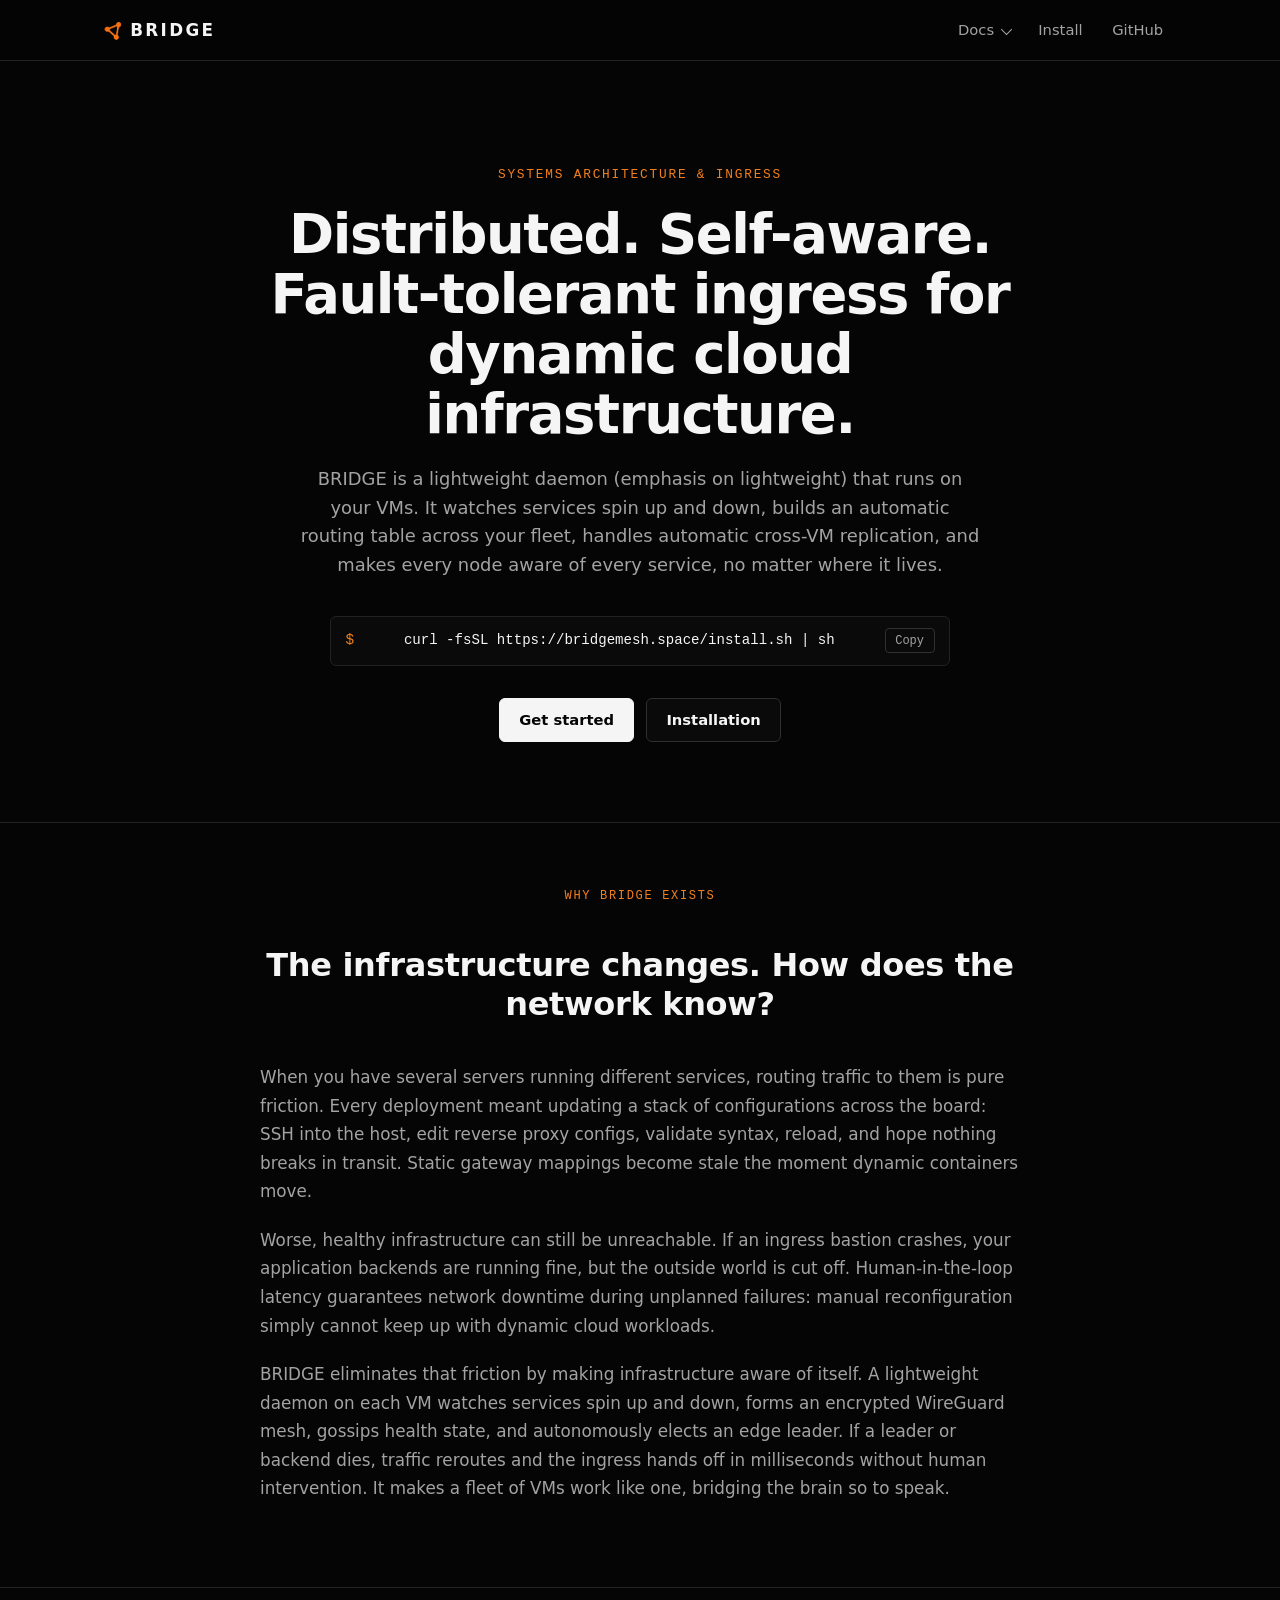
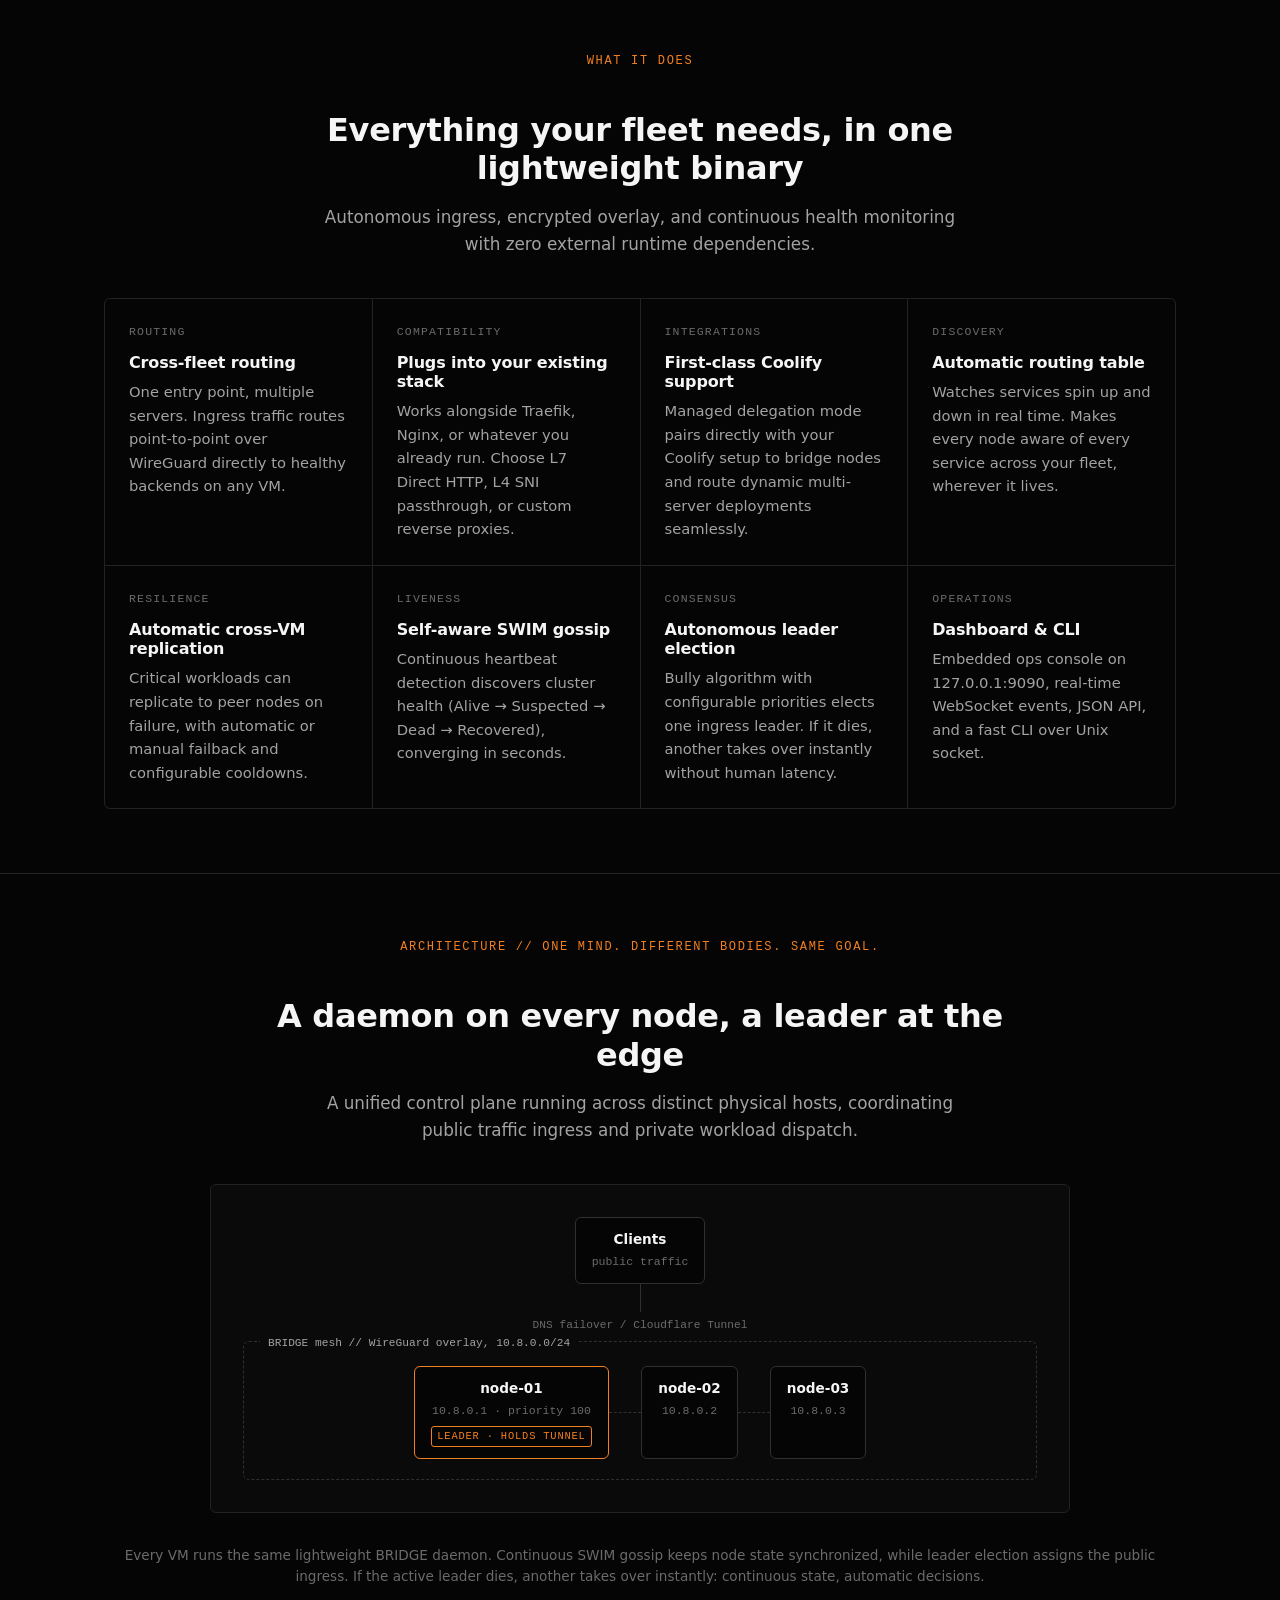
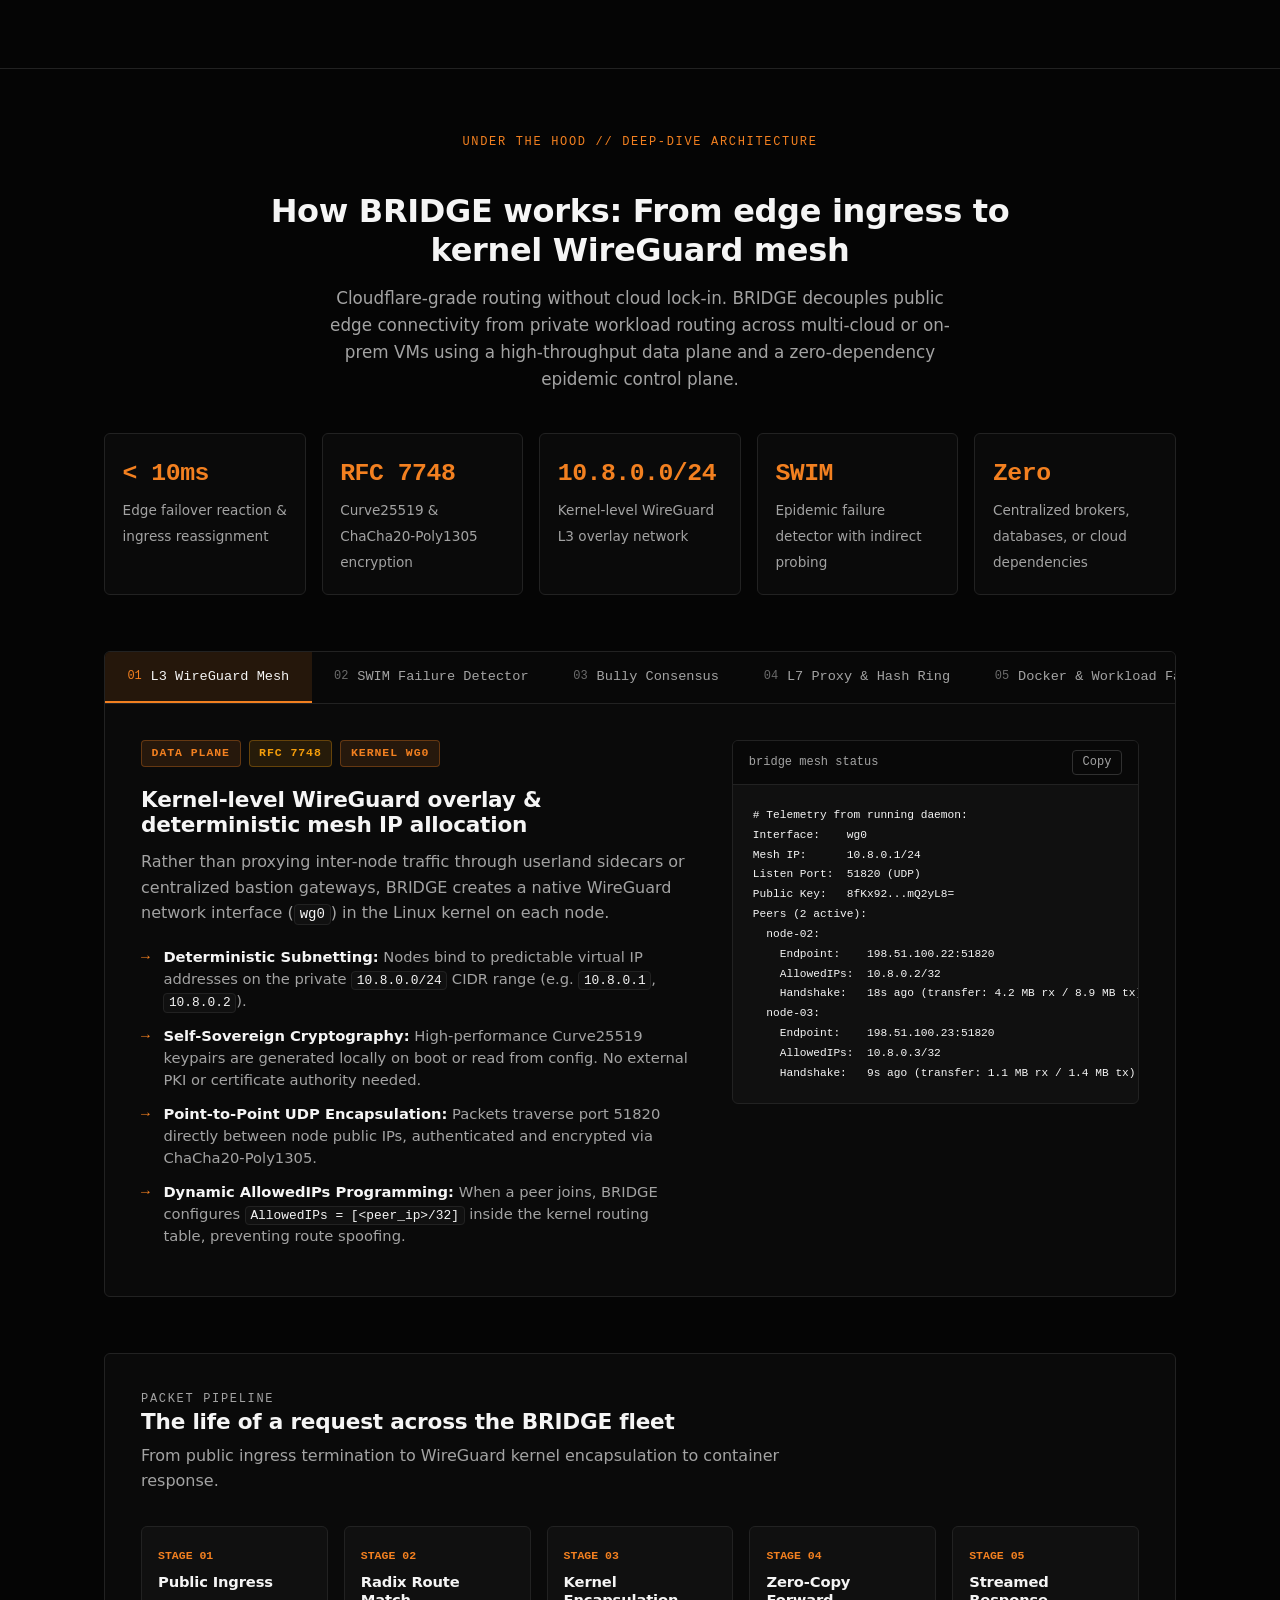
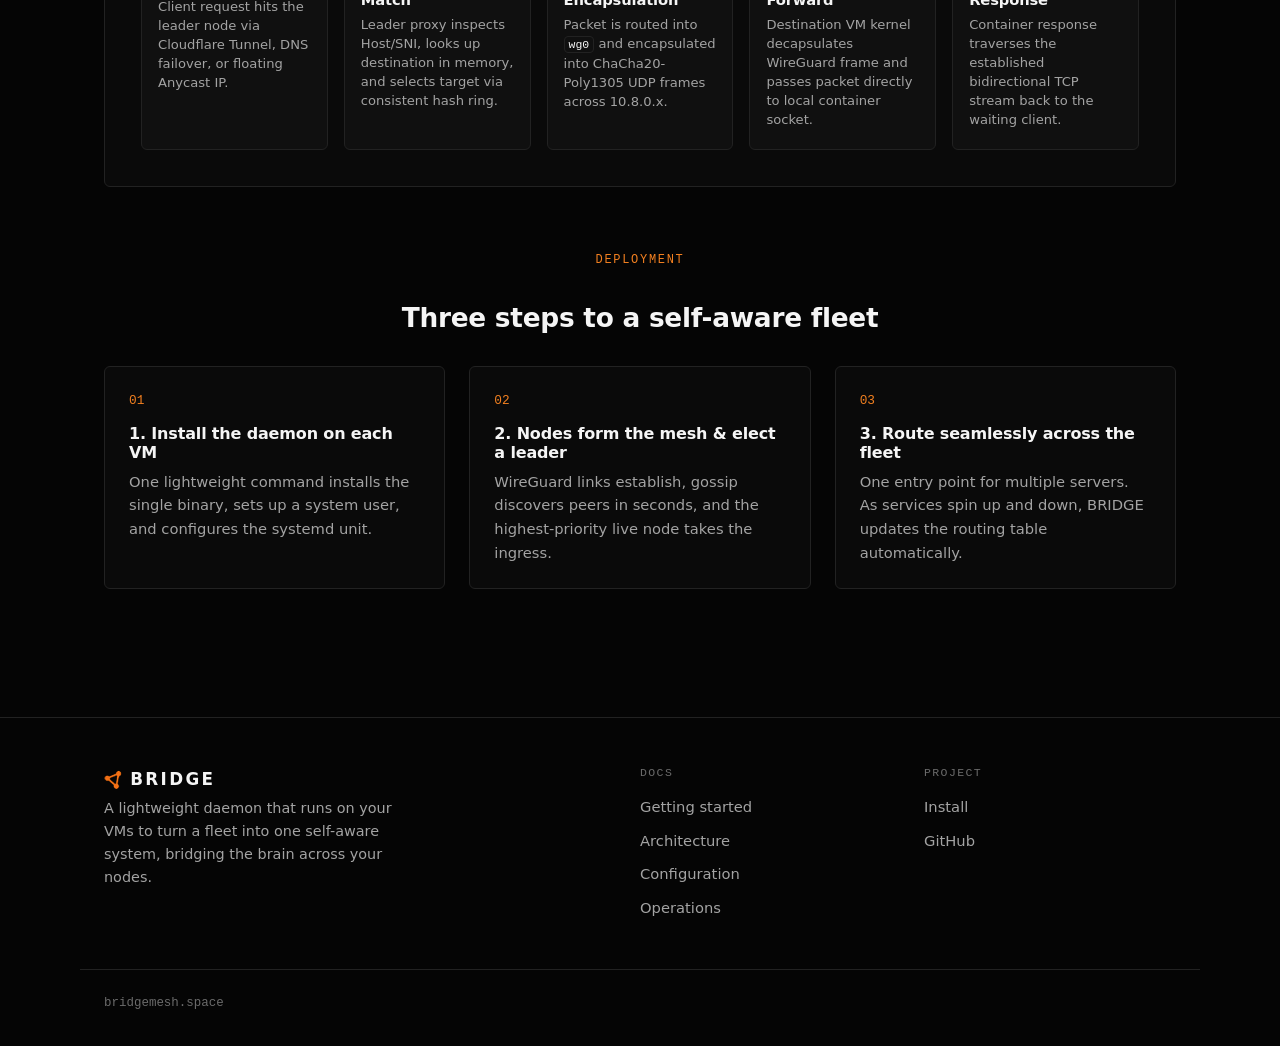
<file: website/index.html>
<!DOCTYPE html>
<html lang="en">
<head>
  <meta charset="utf-8">
  <meta name="viewport" content="width=device-width, initial-scale=1">
  <title>BRIDGE // Distributed. Self-aware. Fault-tolerant ingress for dynamic cloud infrastructure</title>
  <meta name="description" content="BRIDGE is a lightweight daemon (emphasis on lightweight) that runs on your VMs to watch services spin up and down, build an automatic routing table across your fleet, replicate workloads, and make every node aware of every service, no matter where it lives.">
  <link rel="icon" type="image/png" href="assets/favicon.png">
  <link rel="stylesheet" href="assets/style.css">
</head>
<body>
  <a class="skip-link" href="#main">Skip to content</a>

  <header class="site-header">
    <div class="container header-inner">
      <a class="wordmark" href="index.html"><img src="assets/favicon.png" alt="" aria-hidden="true">BRIDGE</a>
      <button class="nav-toggle" aria-label="Toggle navigation" aria-expanded="false">
        <span></span><span></span>
      </button>
      <nav class="site-nav" aria-label="Primary">
        <ul>
          <li class="nav-item has-dropdown">
            <a href="docs/getting-started.html" class="nav-docs-parent">Docs</a>
            <ul class="dropdown">
              <li><a href="docs/getting-started.html">Getting started</a></li>
              <li><a href="docs/architecture.html">Architecture</a></li>
              <li><a href="docs/configuration.html">Configuration</a></li>
              <li><a href="docs/operations.html">Operations</a></li>
            </ul>
          </li>
          <li class="nav-item"><a href="install.html">Install</a></li>
          <li class="nav-item"><a href="https://github.com/Penivera/Bridge">GitHub</a></li>
        </ul>
      </nav>
    </div>
  </header>

  <main id="main">
    <section class="hero container">
      <p class="hero-eyebrow">Systems architecture &amp; ingress</p>
      <h1>Distributed. Self-aware. Fault-tolerant ingress for dynamic cloud infrastructure.</h1>
      <p class="hero-lead">
        BRIDGE is a lightweight daemon (emphasis on lightweight) that runs on your VMs.
        It watches services spin up and down, builds an automatic routing table across your fleet,
        handles automatic cross-VM replication, and makes every node aware of every service,
        no matter where it lives.
      </p>
      <div class="cmd-bar">
        <span class="prompt" aria-hidden="true">$</span>
        <code id="hero-install-cmd">curl -fsSL https://bridgemesh.space/install.sh | sh</code>
        <button class="copy-btn" type="button" data-copy-target="#hero-install-cmd">Copy</button>
      </div>
      <div class="hero-actions">
        <a class="btn btn-primary" href="docs/getting-started.html">Get started</a>
        <a class="btn" href="install.html">Installation</a>
      </div>
    </section>

    <section class="section">
      <div class="container">
        <div class="section-head">
          <p class="section-kicker">Why BRIDGE exists</p>
          <h2 class="section-title">The infrastructure changes. How does the network know?</h2>
        </div>
        <div class="why-narrative">
          <p>
            When you have several servers running different services, routing traffic to them
            is pure friction. Every deployment meant updating a stack of configurations across
            the board: SSH into the host, edit reverse proxy configs, validate syntax, reload,
            and hope nothing breaks in transit. Static gateway mappings become stale the moment
            dynamic containers move.
          </p>
          <p>
            Worse, healthy infrastructure can still be unreachable. If an ingress bastion crashes,
            your application backends are running fine, but the outside world is cut off.
            Human-in-the-loop latency guarantees network downtime during unplanned failures: manual
            reconfiguration simply cannot keep up with dynamic cloud workloads.
          </p>
          <p>
            BRIDGE eliminates that friction by making infrastructure aware of itself. A lightweight
            daemon on each VM watches services spin up and down, forms an encrypted WireGuard mesh,
            gossips health state, and autonomously elects an edge leader. If a leader or backend dies,
            traffic reroutes and the ingress hands off in milliseconds without human intervention.
            It makes a fleet of VMs work like one, bridging the brain so to speak.
          </p>
        </div>
      </div>
    </section>

    <section class="section">
      <div class="container">
        <div class="section-head">
          <p class="section-kicker">What it does</p>
          <h2 class="section-title">Everything your fleet needs, in one lightweight binary</h2>
          <p class="section-lead">Autonomous ingress, encrypted overlay, and continuous health monitoring with zero external runtime dependencies.</p>
        </div>
        <div class="grid">
          <div class="card">
            <span class="card-tag">Routing</span>
            <h3>Cross-fleet routing</h3>
            <p>One entry point, multiple servers. Ingress traffic routes point-to-point over WireGuard directly to healthy backends on any VM.</p>
          </div>
          <div class="card">
            <span class="card-tag">Compatibility</span>
            <h3>Plugs into your existing stack</h3>
            <p>Works alongside Traefik, Nginx, or whatever you already run. Choose L7 Direct HTTP, L4 SNI passthrough, or custom reverse proxies.</p>
          </div>
          <div class="card">
            <span class="card-tag">Integrations</span>
            <h3>First-class Coolify support</h3>
            <p>Managed delegation mode pairs directly with your Coolify setup to bridge nodes and route dynamic multi-server deployments seamlessly.</p>
          </div>
          <div class="card">
            <span class="card-tag">Discovery</span>
            <h3>Automatic routing table</h3>
            <p>Watches services spin up and down in real time. Makes every node aware of every service across your fleet, wherever it lives.</p>
          </div>
          <div class="card">
            <span class="card-tag">Resilience</span>
            <h3>Automatic cross-VM replication</h3>
            <p>Critical workloads can replicate to peer nodes on failure, with automatic or manual failback and configurable cooldowns.</p>
          </div>
          <div class="card">
            <span class="card-tag">Liveness</span>
            <h3>Self-aware SWIM gossip</h3>
            <p>Continuous heartbeat detection discovers cluster health (Alive &rarr; Suspected &rarr; Dead &rarr; Recovered), converging in seconds.</p>
          </div>
          <div class="card">
            <span class="card-tag">Consensus</span>
            <h3>Autonomous leader election</h3>
            <p>Bully algorithm with configurable priorities elects one ingress leader. If it dies, another takes over instantly without human latency.</p>
          </div>
          <div class="card">
            <span class="card-tag">Operations</span>
            <h3>Dashboard &amp; CLI</h3>
            <p>Embedded ops console on 127.0.0.1:9090, real-time WebSocket events, JSON API, and a fast CLI over Unix socket.</p>
          </div>
        </div>
      </div>
    </section>

    <section class="section">
      <div class="container">
        <div class="section-head">
          <p class="section-kicker">Architecture // One mind. Different bodies. Same goal.</p>
          <h2 class="section-title">A daemon on every node, a leader at the edge</h2>
          <p class="section-lead">A unified control plane running across distinct physical hosts, coordinating public traffic ingress and private workload dispatch.</p>
        </div>
        <div class="diagram" role="img" aria-label="Diagram: clients reach the fleet through DNS or a Cloudflare Tunnel held by the leader node; all nodes are connected by an encrypted WireGuard mesh.">
          <div class="d-row">
            <div class="d-box">
              <span class="d-title">Clients</span>
              <span class="d-sub">public traffic</span>
            </div>
          </div>
          <div class="d-vline" aria-hidden="true"></div>
          <div class="d-vline-label">DNS failover / Cloudflare Tunnel</div>
          <div class="d-fleet">
            <span class="d-fleet-label">BRIDGE mesh // WireGuard overlay, 10.8.0.0/24</span>
            <div class="d-row">
              <div class="d-box leader">
                <span class="d-title">node-01</span>
                <span class="d-sub">10.8.0.1 &middot; priority 100</span>
                <span class="d-badge">leader &middot; holds tunnel</span>
              </div>
              <div class="d-hlink" aria-hidden="true"></div>
              <div class="d-box">
                <span class="d-title">node-02</span>
                <span class="d-sub">10.8.0.2</span>
              </div>
              <div class="d-hlink" aria-hidden="true"></div>
              <div class="d-box">
                <span class="d-title">node-03</span>
                <span class="d-sub">10.8.0.3</span>
              </div>
            </div>
          </div>
        </div>
        <p class="diagram-caption">
          Every VM runs the same lightweight BRIDGE daemon. Continuous SWIM gossip keeps node state
          synchronized, while leader election assigns the public ingress. If the active leader dies,
          another takes over instantly: continuous state, automatic decisions.
        </p>
      </div>
    </section>

    <section class="section" id="how-it-works">
      <div class="container">
        <div class="section-head">
          <p class="section-kicker">Under the hood // Deep-dive architecture</p>
          <h2 class="section-title">How BRIDGE works: From edge ingress to kernel WireGuard mesh</h2>
          <p class="section-lead">
            Cloudflare-grade routing without cloud lock-in. BRIDGE decouples public edge connectivity
            from private workload routing across multi-cloud or on-prem VMs using a high-throughput
            data plane and a zero-dependency epidemic control plane.
          </p>
        </div>

        <!-- Technical Guarantees Bar (Cloudflare style) -->
        <div class="tech-specs-bar">
          <div class="tech-spec-item">
            <span class="tech-spec-val">&lt; 10ms</span>
            <span class="tech-spec-label">Edge failover reaction &amp; ingress reassignment</span>
          </div>
          <div class="tech-spec-item">
            <span class="tech-spec-val">RFC 7748</span>
            <span class="tech-spec-label">Curve25519 &amp; ChaCha20-Poly1305 encryption</span>
          </div>
          <div class="tech-spec-item">
            <span class="tech-spec-val">10.8.0.0/24</span>
            <span class="tech-spec-label">Kernel-level WireGuard L3 overlay network</span>
          </div>
          <div class="tech-spec-item">
            <span class="tech-spec-val">SWIM</span>
            <span class="tech-spec-label">Epidemic failure detector with indirect probing</span>
          </div>
          <div class="tech-spec-item">
            <span class="tech-spec-val">Zero</span>
            <span class="tech-spec-label">Centralized brokers, databases, or cloud dependencies</span>
          </div>
        </div>

        <!-- Dynamic Subsystem Explorer (Interactive Tabs) -->
        <div class="tech-explorer">
          <div class="tech-tabs-header" role="tablist" aria-label="Architecture Subsystems">
            <button class="tech-tab-btn active" role="tab" aria-selected="true" data-tab-target="#panel-mesh" id="tab-mesh">
              <span class="tab-num">01</span> L3 WireGuard Mesh
            </button>
            <button class="tech-tab-btn" role="tab" aria-selected="false" data-tab-target="#panel-swim" id="tab-swim">
              <span class="tab-num">02</span> SWIM Failure Detector
            </button>
            <button class="tech-tab-btn" role="tab" aria-selected="false" data-tab-target="#panel-consensus" id="tab-consensus">
              <span class="tab-num">03</span> Bully Consensus
            </button>
            <button class="tech-tab-btn" role="tab" aria-selected="false" data-tab-target="#panel-proxy" id="tab-proxy">
              <span class="tab-num">04</span> L7 Proxy &amp; Hash Ring
            </button>
            <button class="tech-tab-btn" role="tab" aria-selected="false" data-tab-target="#panel-replication" id="tab-replication">
              <span class="tab-num">05</span> Docker &amp; Workload Failover
            </button>
          </div>

          <div class="tech-panels">
            <!-- Panel 01: Mesh -->
            <div class="tech-panel active" id="panel-mesh" role="tabpanel" aria-labelledby="tab-mesh" aria-hidden="false">
              <div class="tech-panel-info">
                <div class="tech-badge-row">
                  <span class="tech-badge badge-data">Data Plane</span>
                  <span class="tech-badge badge-sec">RFC 7748</span>
                  <span class="tech-badge badge-data">Kernel wg0</span>
                </div>
                <h3>Kernel-level WireGuard overlay &amp; deterministic mesh IP allocation</h3>
                <p class="muted">
                  Rather than proxying inter-node traffic through userland sidecars or centralized bastion gateways,
                  BRIDGE creates a native WireGuard network interface (<code>wg0</code>) in the Linux kernel on each node.
                </p>
                <ul class="tech-features-list">
                  <li><strong>Deterministic Subnetting:</strong> Nodes bind to predictable virtual IP addresses on the private <code>10.8.0.0/24</code> CIDR range (e.g. <code>10.8.0.1</code>, <code>10.8.0.2</code>).</li>
                  <li><strong>Self-Sovereign Cryptography:</strong> High-performance Curve25519 keypairs are generated locally on boot or read from config. No external PKI or certificate authority needed.</li>
                  <li><strong>Point-to-Point UDP Encapsulation:</strong> Packets traverse port 51820 directly between node public IPs, authenticated and encrypted via ChaCha20-Poly1305.</li>
                  <li><strong>Dynamic AllowedIPs Programming:</strong> When a peer joins, BRIDGE configures <code>AllowedIPs = [&lt;peer_ip&gt;/32]</code> inside the kernel routing table, preventing route spoofing.</li>
                </ul>
              </div>
              <div class="tech-panel-code">
                <div class="tech-code-bar">
                  <span>bridge mesh status</span>
                  <button class="copy-btn" type="button" data-copy-target="#code-mesh">Copy</button>
                </div>
<pre id="code-mesh"><code><span class="c"># Telemetry from running daemon:</span>
Interface:    wg0
Mesh IP:      10.8.0.1/24
Listen Port:  51820 (UDP)
Public Key:   8fKx92...mQ2yL8=
Peers (2 active):
  node-02:
    Endpoint:    198.51.100.22:51820
    AllowedIPs:  10.8.0.2/32
    Handshake:   18s ago (transfer: 4.2 MB rx / 8.9 MB tx)
  node-03:
    Endpoint:    198.51.100.23:51820
    AllowedIPs:  10.8.0.3/32
    Handshake:   9s ago (transfer: 1.1 MB rx / 1.4 MB tx)</code></pre>
              </div>
            </div>

            <!-- Panel 02: SWIM -->
            <div class="tech-panel" id="panel-swim" role="tabpanel" aria-labelledby="tab-swim" aria-hidden="true">
              <div class="tech-panel-info">
                <div class="tech-badge-row">
                  <span class="tech-badge badge-control">Control Plane</span>
                  <span class="tech-badge badge-control">SWIM Protocol</span>
                  <span class="tech-badge badge-sec">O(log N)</span>
                </div>
                <h3>SWIM epidemic gossip with indirect probing &amp; flap dampening</h3>
                <p class="muted">
                  Fleet liveness is evaluated continuously without central polling or broadcast storms. Nodes use an
                  adapted SWIM failure detector with indirect probing and suspicion timers.
                </p>
                <ul class="tech-features-list">
                  <li><strong>Direct &amp; Indirect Probing:</strong> Every period, a node sends a direct UDP ping to a random member. If unanswered within timeout, it dispatches <code>PING-REQ</code> to $k$ random intermediaries to probe the target from alternative network paths.</li>
                  <li><strong>Four-State Lifecycle:</strong> Nodes move through a deterministic state machine: <code>Alive</code> &rarr; <code>Suspected</code> &rarr; <code>Dead</code> &rarr; <code>Recovered</code>.</li>
                  <li><strong>Epidemic Dissemination:</strong> Membership and route state are piggybacked on regular heartbeats, converging across the entire fleet in $O(\log N)$ time.</li>
                  <li><strong>Flap Dampening:</strong> Suspicion timers ensure transient packet loss, route blips, or container GC pauses do not trigger false evictions.</li>
                </ul>
              </div>
              <div class="tech-panel-code">
                <div class="tech-code-bar">
                  <span>bridge nodes &amp; inspect</span>
                  <button class="copy-btn" type="button" data-copy-target="#code-swim">Copy</button>
                </div>
<pre id="code-swim"><code><span class="c"># Fleet membership state:</span>
NODE ID   ROLE      STATE     MESH IP    PRIORITY  LAST HEARTBEAT
node-01   Leader    Alive     10.8.0.1   100       local
node-02   Follower  Alive     10.8.0.2   90        142ms ago
node-03   Follower  Alive     10.8.0.3   80        210ms ago

<span class="c"># Gossip failure detector transition:</span>
[SWIM] Target node-03 direct ping timeout (800ms)
[SWIM] Requesting indirect probe via node-02 (k=2)
[SWIM] Indirect probe confirmed healthy: ACK received in 42ms</code></pre>
              </div>
            </div>

            <!-- Panel 03: Consensus -->
            <div class="tech-panel" id="panel-consensus" role="tabpanel" aria-labelledby="tab-consensus" aria-hidden="true">
              <div class="tech-panel-info">
                <div class="tech-badge-row">
                  <span class="tech-badge badge-control">Control Plane</span>
                  <span class="tech-badge badge-control">Bully Algorithm</span>
                  <span class="tech-badge badge-data">Ingress Handoff</span>
                </div>
                <h3>Priority-weighted Bully consensus with sub-second ingress handover</h3>
                <p class="muted">
                  Public traffic enters the fleet through exactly one active ingress leader. Leadership is determined
                  by an autonomous bully algorithm weighted by node priority scores.
                </p>
                <ul class="tech-features-list">
                  <li><strong>Deterministic Leadership:</strong> Configured priorities (e.g. <code>node-01: 100</code>, <code>node-02: 90</code>) establish ingress seniority. The highest-priority live node claims the leader role.</li>
                  <li><strong>Term-Based Quorum:</strong> Monotonically increasing election terms prevent split-brain scenarios and guarantee that partitioned nodes cannot hijack ingress.</li>
                  <li><strong>Ingress Tier Handoff:</strong> When leadership shifts, the new leader immediately asserts the configured entrypoint: Cloudflare Tunnel activation, Floating IP reallocation via cloud API, or DNS failover updates.</li>
                  <li><strong>Hitless Step-Down:</strong> Operators can trigger leadership handoff gracefully prior to host maintenance via <code>bridge election trigger</code>.</li>
                </ul>
              </div>
              <div class="tech-panel-code">
                <div class="tech-code-bar">
                  <span>bridge election status</span>
                  <button class="copy-btn" type="button" data-copy-target="#code-consensus">Copy</button>
                </div>
<pre id="code-consensus"><code><span class="c"># Consensus state machine:</span>
Current Term:      4
Leader ID:         node-01
Local Node:        node-01 (is_leader = true)
Priority:          100
Active Handoff:    Cloudflare Tunnel (tier 1)
Quorum Consensus:  3/3 nodes in agreement

Peer Priority Matrix:
  node-01: 100 (Active Leader)
  node-02: 90  (Standby Ingress)
  node-03: 80  (Worker Only)</code></pre>
              </div>
            </div>

            <!-- Panel 04: Proxy -->
            <div class="tech-panel" id="panel-proxy" role="tabpanel" aria-labelledby="tab-proxy" aria-hidden="true">
              <div class="tech-panel-info">
                <div class="tech-badge-row">
                  <span class="tech-badge badge-data">Data Plane</span>
                  <span class="tech-badge badge-data">L7 Direct HTTP</span>
                  <span class="tech-badge badge-sec">MurmurHash3 Ring</span>
                </div>
                <h3>High-throughput L7 direct proxy with consistent hashing &amp; circuit breaking</h3>
                <p class="muted">
                  Built on asynchronous Rust (Tokio &amp; Hyper), the BRIDGE proxy terminates incoming connections
                  and routes traffic with microsecond overhead.
                </p>
                <ul class="tech-features-list">
                  <li><strong>Radix Tree Routing:</strong> Incoming HTTP Host headers and TLS SNI extensions are matched against in-memory prefix trees in $O(1)$ operations.</li>
                  <li><strong>Consistent Hash Ring:</strong> Backend instances are mapped on a MurmurHash3 consistent hash ring. Client requests maintain session affinity across rolling container updates.</li>
                  <li><strong>Zero Middlebox Hops:</strong> If the destination container lives on a remote node, the proxy dispatches packets over the WireGuard mesh straight to the remote node's internal loopback port.</li>
                  <li><strong>Automatic Circuit Breaking:</strong> Consecutive backend connection timeouts trigger an immediate circuit trip, redirecting subsequent traffic to healthy peers without client-facing errors.</li>
                </ul>
              </div>
              <div class="tech-panel-code">
                <div class="tech-code-bar">
                  <span>bridge inspect api.example.com</span>
                  <button class="copy-btn" type="button" data-copy-target="#code-proxy">Copy</button>
                </div>
<pre id="code-proxy"><code><span class="c"># Upstream resolution query:</span>
Hostname:      api.example.com
Route Source:  Docker Discovery (container: web-backend)
Mode:          L7 Direct HTTP
Primary Ring:  node-02 (10.8.0.2:8000) [Health: OK, 0.4ms]
Backup Ring:   node-03 (10.8.0.3:8000) [Health: OK, 0.6ms]
TLS Strategy:  Terminate &amp; Forward (Auto-LetsEncrypt / CF-Cert)
Active Conns:  412 streams / 0 errors</code></pre>
              </div>
            </div>

            <!-- Panel 05: Replication -->
            <div class="tech-panel" id="panel-replication" role="tabpanel" aria-labelledby="tab-replication" aria-hidden="true">
              <div class="tech-badge-row">
                <span class="tech-badge badge-orch">Orchestration</span>
                <span class="tech-badge badge-orch">Docker Socket</span>
                <span class="tech-badge badge-control">Coolify Native</span>
              </div>
              <h3>Docker discovery &amp; autonomous cross-VM workload replication</h3>
              <p class="muted">
                BRIDGE turns standalone Docker daemons into an orchestrated fleet without requiring
                Kubernetes complexity or etcd clusters.
              </p>
              <ul class="tech-features-list">
                <li><strong>Dynamic Socket Watching:</strong> Watches <code>/var/run/docker.sock</code> for container start/die events. Containers with <code>bridge.enable=true</code> labels are automatically broadcast into the fleet routing table.</li>
                <li><strong>Native Coolify Delegation:</strong> Integrates directly with Coolify multi-server environments. Services deployed anywhere in your fleet become reachable through the unified ingress.</li>
                <li><strong>Automated Failover Duplication:</strong> Critical workloads can declare standby replicas on peer VMs. If node-02 dies, node-03 starts the container standby automatically and updates the routing table.</li>
                <li><strong>Non-Preemptive Failback:</strong> When the recovered host returns online, workloads remain on the running replica until intentionally rescheduled, preventing split-brain flap loops.</li>
              </ul>
              <div class="tech-panel-code">
                <div class="tech-code-bar">
                  <span>docker-compose.yml &amp; bridge replicas</span>
                  <button class="copy-btn" type="button" data-copy-target="#code-repl">Copy</button>
                </div>
<pre id="code-repl"><code><span class="c"># Example service labels:</span>
services:
  app:
    image: myorg/api:v2.1
    labels:
      - "bridge.enable=true"
      - "bridge.domain=api.example.com"
      - "bridge.replicate=true"
      - "bridge.standby=node-03"

<span class="c"># CLI replica telemetry:</span>
SERVICE   ORIGIN   PLACEMENT  STATUS   FAILBACK POLICY
app       node-02  node-03    Standby  Manual (Cooldown: 60s)</code></pre>
              </div>
            </div>
          </div>
        </div>

        <!-- The Packet Journey Pipeline (Cloudflare Product Visualizer) -->
        <div class="journey-wrap">
          <div class="journey-header">
            <p class="section-kicker">Packet pipeline</p>
            <h3>The life of a request across the BRIDGE fleet</h3>
            <p>From public ingress termination to WireGuard kernel encapsulation to container response.</p>
          </div>
          <div class="journey-steps">
            <div class="journey-step">
              <span class="journey-step-num">STAGE 01</span>
              <h4>Public Ingress</h4>
              <p>Client request hits the leader node via Cloudflare Tunnel, DNS failover, or floating Anycast IP.</p>
            </div>
            <div class="journey-step">
              <span class="journey-step-num">STAGE 02</span>
              <h4>Radix Route Match</h4>
              <p>Leader proxy inspects Host/SNI, looks up destination in memory, and selects target via consistent hash ring.</p>
            </div>
            <div class="journey-step">
              <span class="journey-step-num">STAGE 03</span>
              <h4>Kernel Encapsulation</h4>
              <p>Packet is routed into <code>wg0</code> and encapsulated into ChaCha20-Poly1305 UDP frames across 10.8.0.x.</p>
            </div>
            <div class="journey-step">
              <span class="journey-step-num">STAGE 04</span>
              <h4>Zero-Copy Forward</h4>
              <p>Destination VM kernel decapsulates WireGuard frame and passes packet directly to local container socket.</p>
            </div>
            <div class="journey-step">
              <span class="journey-step-num">STAGE 05</span>
              <h4>Streamed Response</h4>
              <p>Container response traverses the established bidirectional TCP stream back to the waiting client.</p>
            </div>
          </div>
        </div>

        <!-- Pragmatic 3-Step Walkthrough -->
        <div style="margin-top: 4rem;">
          <div class="section-head" style="margin-bottom: 2rem;">
            <p class="section-kicker">Deployment</p>
            <h3 class="section-title" style="font-size: 1.65rem;">Three steps to a self-aware fleet</h3>
          </div>
          <div class="steps">
            <div class="step">
              <h3>1. Install the daemon on each VM</h3>
              <p>One lightweight command installs the single binary, sets up a system user, and configures the systemd unit.</p>
            </div>
            <div class="step">
              <h3>2. Nodes form the mesh &amp; elect a leader</h3>
              <p>WireGuard links establish, gossip discovers peers in seconds, and the highest-priority live node takes the ingress.</p>
            </div>
            <div class="step">
              <h3>3. Route seamlessly across the fleet</h3>
              <p>One entry point for multiple servers. As services spin up and down, BRIDGE updates the routing table automatically.</p>
            </div>
          </div>
        </div>
      </div>
    </section>
  </main>

  <footer class="site-footer">
    <div class="container footer-grid">
      <div>
        <a class="wordmark" href="index.html"><img src="assets/favicon.png" alt="" aria-hidden="true">BRIDGE</a>
        <p class="muted">A lightweight daemon that runs on your VMs to turn a fleet into one self-aware system, bridging the brain across your nodes.</p>
      </div>
      <nav aria-label="Documentation">
        <h4>Docs</h4>
        <ul>
          <li><a href="docs/getting-started.html">Getting started</a></li>
          <li><a href="docs/architecture.html">Architecture</a></li>
          <li><a href="docs/configuration.html">Configuration</a></li>
          <li><a href="docs/operations.html">Operations</a></li>
        </ul>
      </nav>
      <nav aria-label="Project">
        <h4>Project</h4>
        <ul>
          <li><a href="install.html">Install</a></li>
          <li><a href="https://github.com/Penivera/Bridge">GitHub</a></li>
        </ul>
      </nav>
    </div>
    <div class="container footer-base">bridgemesh.space</div>
  </footer>

  <script src="assets/site.js"></script>
</body>
</html>
</file>
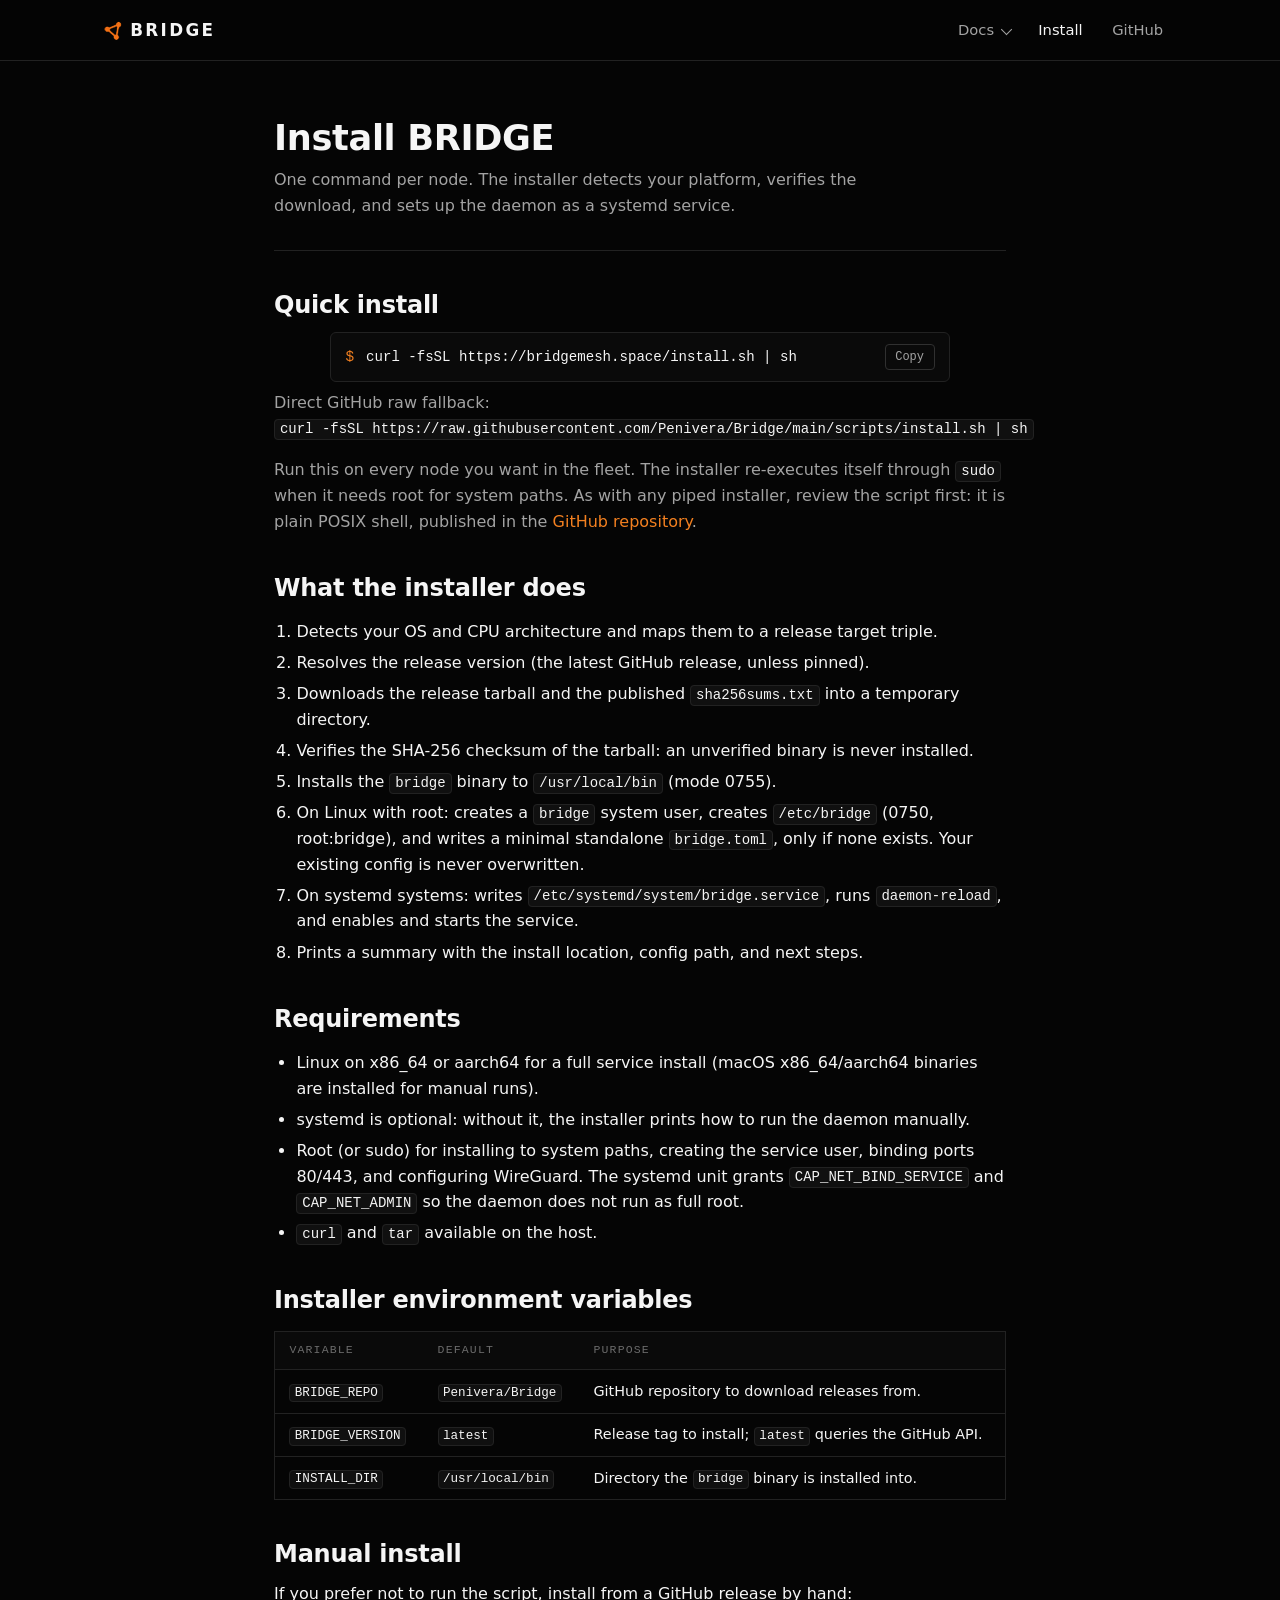
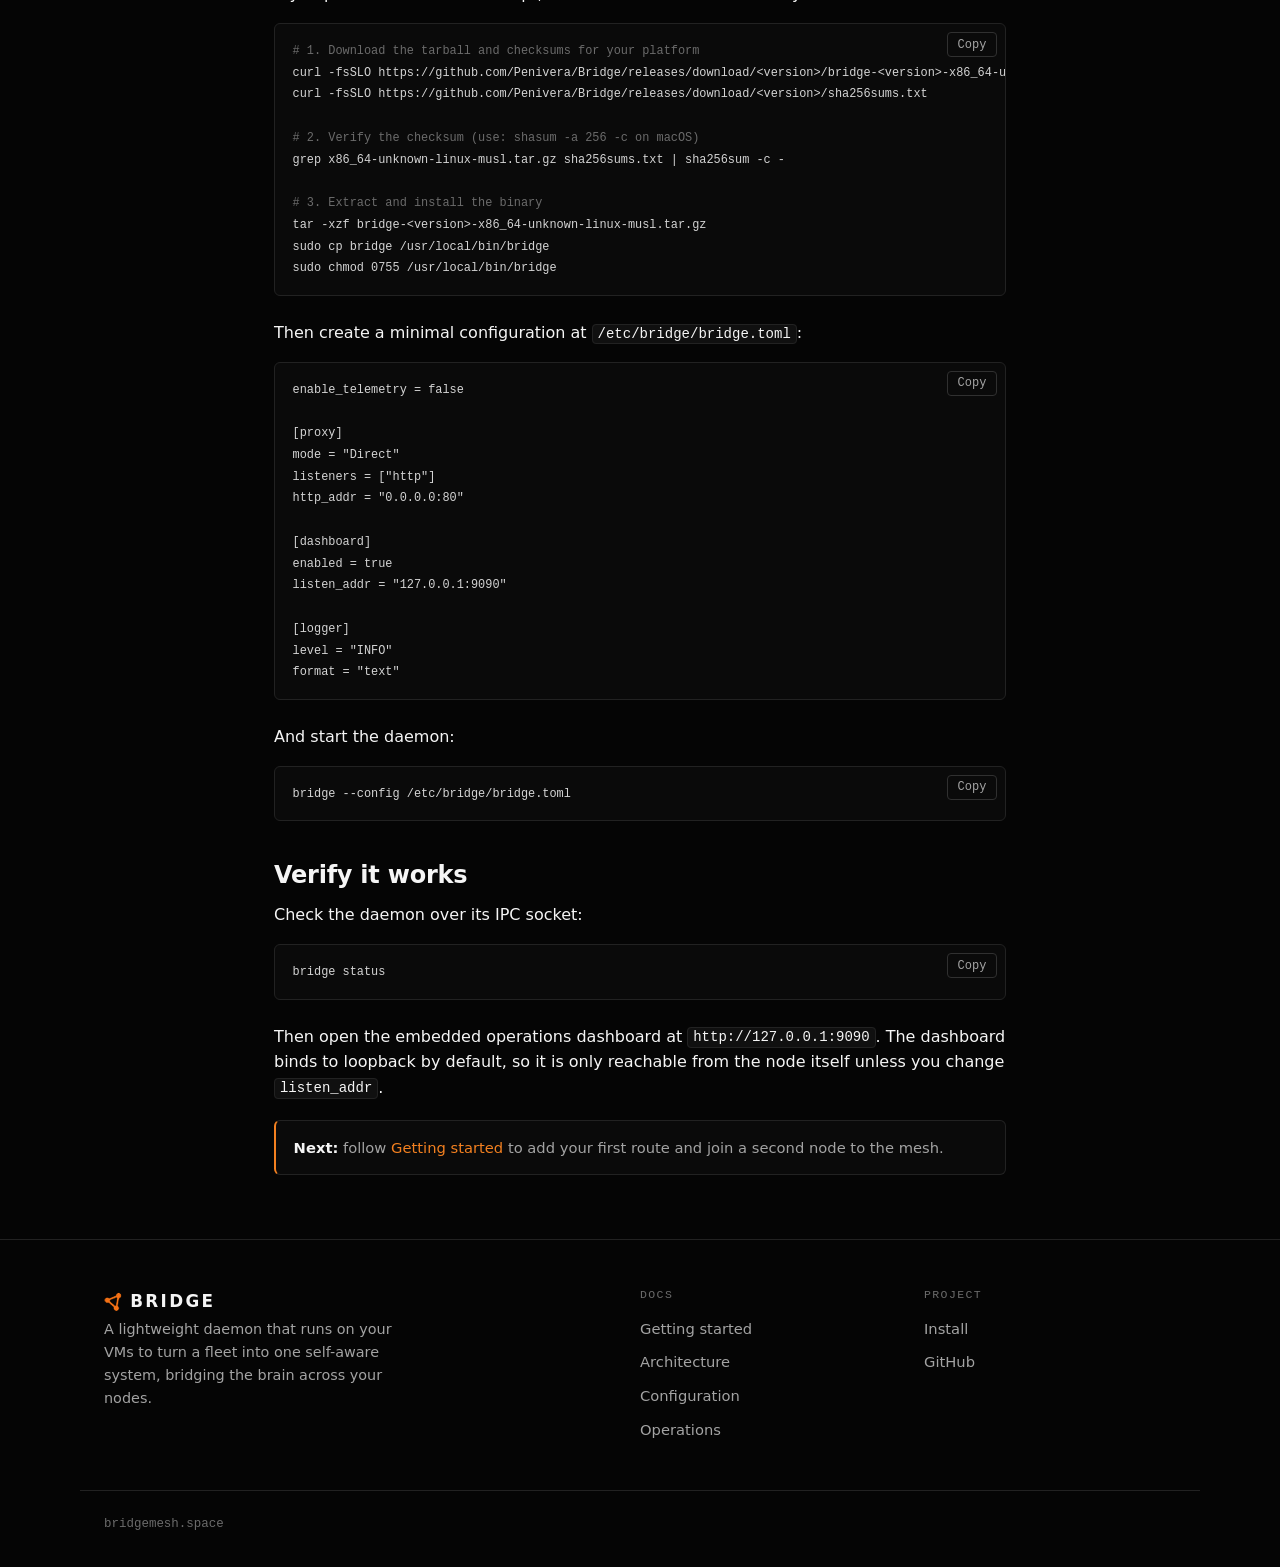
<file: website/install.html>
<!DOCTYPE html>
<html lang="en">
<head>
  <meta charset="utf-8">
  <meta name="viewport" content="width=device-width, initial-scale=1">
  <title>Install // BRIDGE</title>
  <meta name="description" content="Install the BRIDGE daemon on Linux or macOS with a single command, or manually from GitHub releases.">
  <link rel="icon" type="image/png" href="assets/favicon.png">
  <link rel="stylesheet" href="assets/style.css">
</head>
<body>
  <a class="skip-link" href="#main">Skip to content</a>

  <header class="site-header">
    <div class="container header-inner">
      <a class="wordmark" href="index.html"><img src="assets/favicon.png" alt="" aria-hidden="true">BRIDGE</a>
      <button class="nav-toggle" aria-label="Toggle navigation" aria-expanded="false">
        <span></span><span></span>
      </button>
      <nav class="site-nav" aria-label="Primary">
        <ul>
          <li class="nav-item has-dropdown">
            <a href="docs/getting-started.html" class="nav-docs-parent">Docs</a>
            <ul class="dropdown">
              <li><a href="docs/getting-started.html">Getting started</a></li>
              <li><a href="docs/architecture.html">Architecture</a></li>
              <li><a href="docs/configuration.html">Configuration</a></li>
              <li><a href="docs/operations.html">Operations</a></li>
            </ul>
          </li>
          <li class="nav-item"><a href="install.html">Install</a></li>
          <li class="nav-item"><a href="https://github.com/Penivera/Bridge">GitHub</a></li>
        </ul>
      </nav>
    </div>
  </header>

  <main id="main">
    <div class="container docs-main">
      <div class="page-head">
        <h1>Install BRIDGE</h1>
        <p class="lead">One command per node. The installer detects your platform, verifies the download, and sets up the daemon as a systemd service.</p>
      </div>

      <h2 id="quick-install">Quick install</h2>
      <div class="cmd-bar">
        <span class="prompt" aria-hidden="true">$</span>
        <code id="install-cmd">curl -fsSL https://bridgemesh.space/install.sh | sh</code>
        <button class="copy-btn" type="button" data-copy-target="#install-cmd">Copy</button>
      </div>
      <p class="muted" style="margin-top: 0.5rem; margin-bottom: 1rem;">
        Direct GitHub raw fallback: <code>curl -fsSL https://raw.githubusercontent.com/Penivera/Bridge/main/scripts/install.sh | sh</code>
      </p>
      <p class="muted">
        Run this on every node you want in the fleet. The installer re-executes itself
        through <code>sudo</code> when it needs root for system paths. As with any
        piped installer, review the script first: it is plain POSIX shell, published
        in the <a href="https://github.com/Penivera/Bridge">GitHub repository</a>.
      </p>

      <h2 id="what-it-does">What the installer does</h2>
      <ol>
        <li>Detects your OS and CPU architecture and maps them to a release target triple.</li>
        <li>Resolves the release version (the latest GitHub release, unless pinned).</li>
        <li>Downloads the release tarball and the published <code>sha256sums.txt</code> into a temporary directory.</li>
        <li>Verifies the SHA-256 checksum of the tarball: an unverified binary is never installed.</li>
        <li>Installs the <code>bridge</code> binary to <code>/usr/local/bin</code> (mode 0755).</li>
        <li>On Linux with root: creates a <code>bridge</code> system user, creates <code>/etc/bridge</code> (0750, root:bridge), and writes a minimal standalone <code>bridge.toml</code>, only if none exists. Your existing config is never overwritten.</li>
        <li>On systemd systems: writes <code>/etc/systemd/system/bridge.service</code>, runs <code>daemon-reload</code>, and enables and starts the service.</li>
        <li>Prints a summary with the install location, config path, and next steps.</li>
      </ol>

      <h2 id="requirements">Requirements</h2>
      <ul>
        <li>Linux on x86_64 or aarch64 for a full service install (macOS x86_64/aarch64 binaries are installed for manual runs).</li>
        <li>systemd is optional: without it, the installer prints how to run the daemon manually.</li>
        <li>Root (or sudo) for installing to system paths, creating the service user, binding ports 80/443, and configuring WireGuard. The systemd unit grants <code>CAP_NET_BIND_SERVICE</code> and <code>CAP_NET_ADMIN</code> so the daemon does not run as full root.</li>
        <li><code>curl</code> and <code>tar</code> available on the host.</li>
      </ul>

      <h2 id="env-vars">Installer environment variables</h2>
      <div class="table-wrap">
        <table>
          <thead>
            <tr><th>Variable</th><th>Default</th><th>Purpose</th></tr>
          </thead>
          <tbody>
            <tr><td><code>BRIDGE_REPO</code></td><td><code>Penivera/Bridge</code></td><td>GitHub repository to download releases from.</td></tr>
            <tr><td><code>BRIDGE_VERSION</code></td><td><code>latest</code></td><td>Release tag to install; <code>latest</code> queries the GitHub API.</td></tr>
            <tr><td><code>INSTALL_DIR</code></td><td><code>/usr/local/bin</code></td><td>Directory the <code>bridge</code> binary is installed into.</td></tr>
          </tbody>
        </table>
      </div>

      <h2 id="manual-install">Manual install</h2>
      <p>If you prefer not to run the script, install from a GitHub release by hand:</p>
      <div class="codeblock">
        <button class="copy-btn" type="button" data-copy-target="#manual-steps">Copy</button>
<pre id="manual-steps"><code><span class="c"># 1. Download the tarball and checksums for your platform</span>
curl -fsSLO https://github.com/Penivera/Bridge/releases/download/&lt;version&gt;/bridge-&lt;version&gt;-x86_64-unknown-linux-musl.tar.gz
curl -fsSLO https://github.com/Penivera/Bridge/releases/download/&lt;version&gt;/sha256sums.txt

<span class="c"># 2. Verify the checksum (use: shasum -a 256 -c on macOS)</span>
grep x86_64-unknown-linux-musl.tar.gz sha256sums.txt | sha256sum -c -

<span class="c"># 3. Extract and install the binary</span>
tar -xzf bridge-&lt;version&gt;-x86_64-unknown-linux-musl.tar.gz
sudo cp bridge /usr/local/bin/bridge
sudo chmod 0755 /usr/local/bin/bridge</code></pre>
      </div>
      <p>Then create a minimal configuration at <code>/etc/bridge/bridge.toml</code>:</p>
      <div class="codeblock">
        <button class="copy-btn" type="button" data-copy-target="#manual-config">Copy</button>
<pre id="manual-config"><code>enable_telemetry = false

[proxy]
mode = "Direct"
listeners = ["http"]
http_addr = "0.0.0.0:80"

[dashboard]
enabled = true
listen_addr = "127.0.0.1:9090"

[logger]
level = "INFO"
format = "text"</code></pre>
      </div>
      <p>And start the daemon:</p>
      <div class="codeblock">
        <button class="copy-btn" type="button" data-copy-target="#manual-run">Copy</button>
<pre id="manual-run"><code>bridge --config /etc/bridge/bridge.toml</code></pre>
      </div>

      <h2 id="verify">Verify it works</h2>
      <p>Check the daemon over its IPC socket:</p>
      <div class="codeblock">
        <button class="copy-btn" type="button" data-copy-target="#verify-cmd">Copy</button>
<pre id="verify-cmd"><code>bridge status</code></pre>
      </div>
      <p>
        Then open the embedded operations dashboard at <code>http://127.0.0.1:9090</code>.
        The dashboard binds to loopback by default, so it is only reachable from the node
        itself unless you change <code>listen_addr</code>.
      </p>
      <div class="note">
        <strong>Next:</strong> follow <a href="docs/getting-started.html">Getting started</a> to add
        your first route and join a second node to the mesh.
      </div>
    </div>
  </main>

  <footer class="site-footer">
    <div class="container footer-grid">
      <div>
        <a class="wordmark" href="index.html"><img src="assets/favicon.png" alt="" aria-hidden="true">BRIDGE</a>
        <p class="muted">A lightweight daemon that runs on your VMs to turn a fleet into one self-aware system, bridging the brain across your nodes.</p>
      </div>
      <nav aria-label="Documentation">
        <h4>Docs</h4>
        <ul>
          <li><a href="docs/getting-started.html">Getting started</a></li>
          <li><a href="docs/architecture.html">Architecture</a></li>
          <li><a href="docs/configuration.html">Configuration</a></li>
          <li><a href="docs/operations.html">Operations</a></li>
        </ul>
      </nav>
      <nav aria-label="Project">
        <h4>Project</h4>
        <ul>
          <li><a href="install.html">Install</a></li>
          <li><a href="https://github.com/Penivera/Bridge">GitHub</a></li>
        </ul>
      </nav>
    </div>
    <div class="container footer-base">bridgemesh.space</div>
  </footer>

  <script src="assets/site.js"></script>
</body>
</html>
</file>
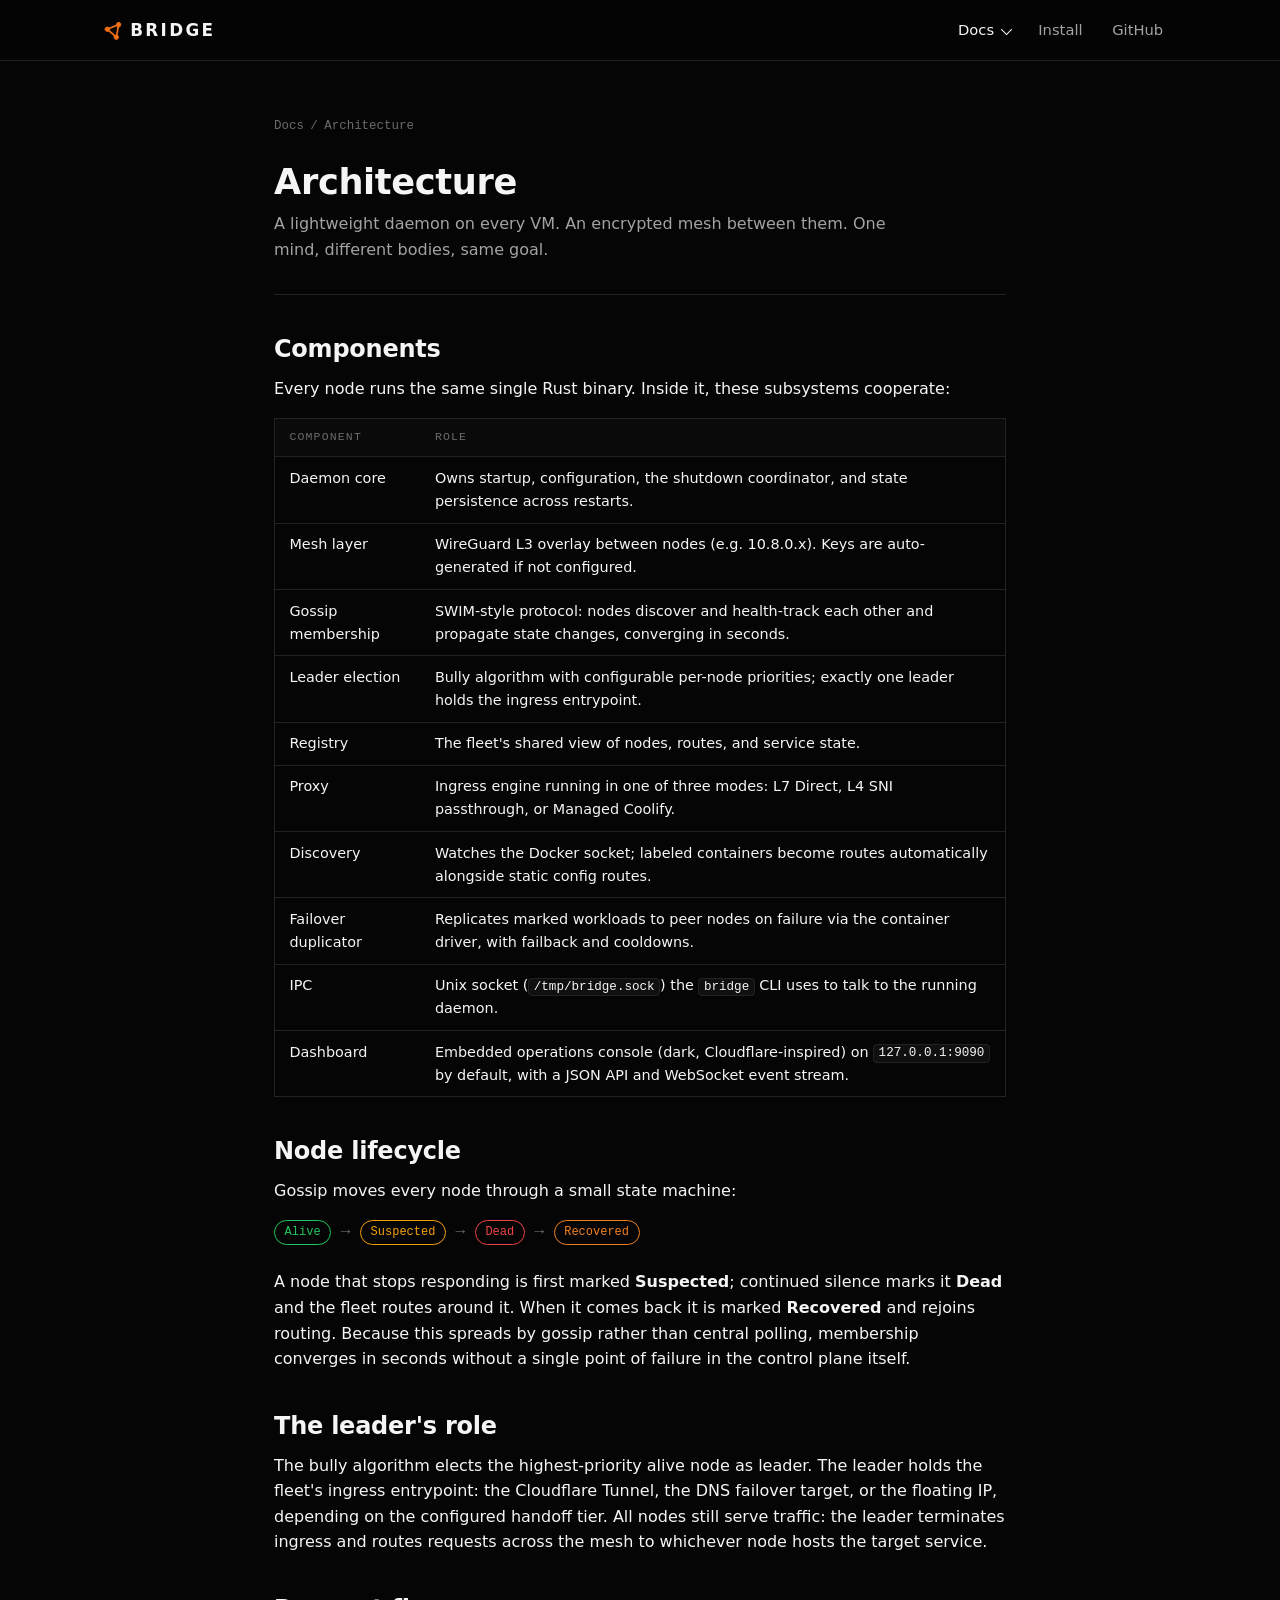
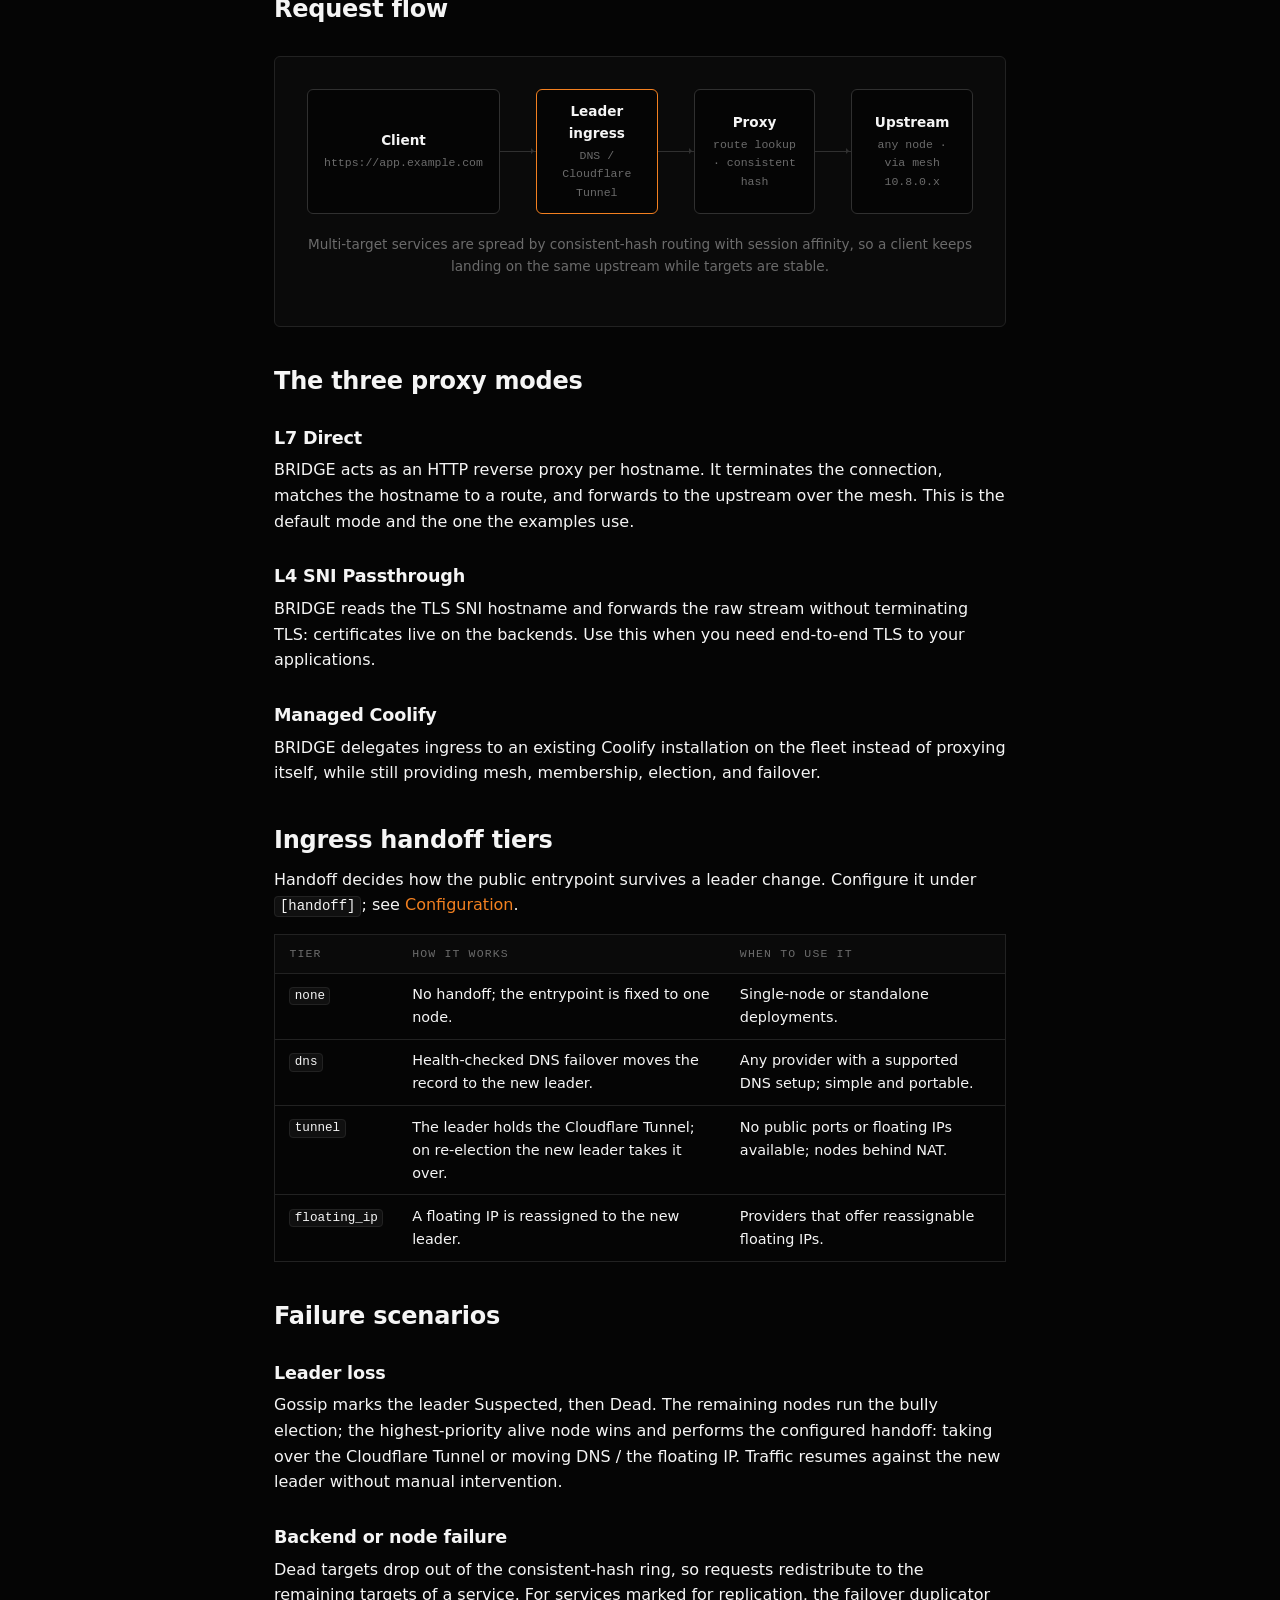
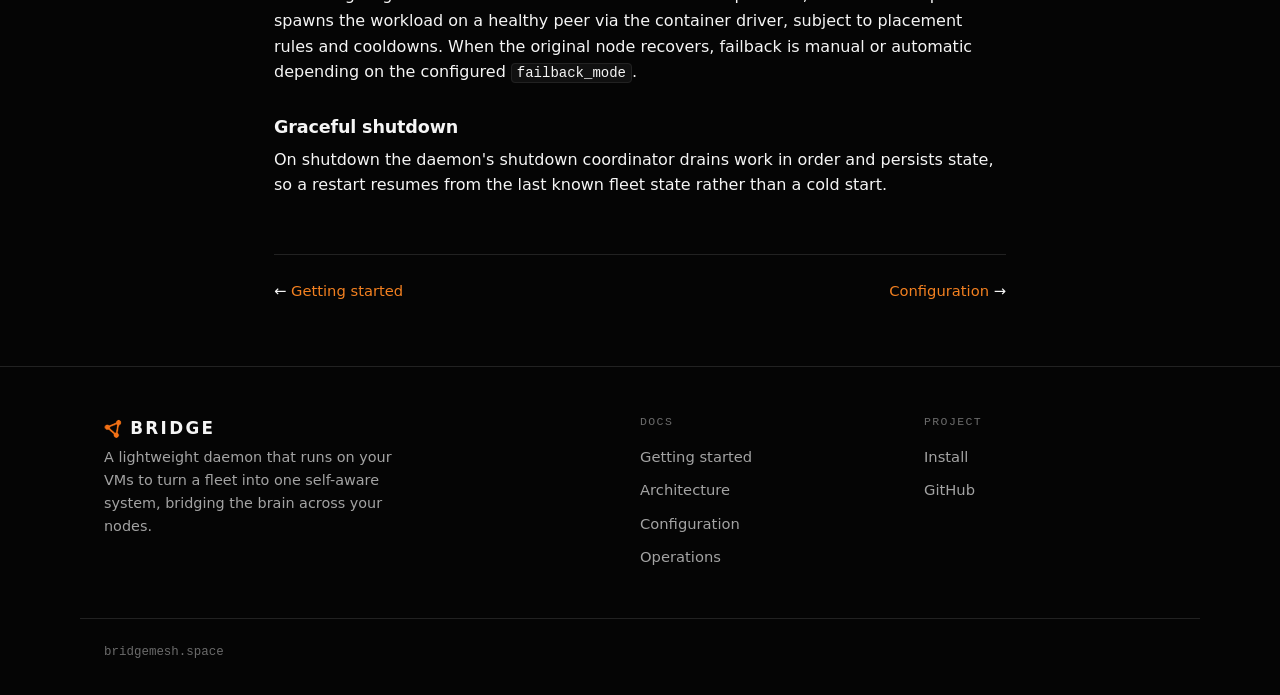
<file: website/docs/architecture.html>
<!DOCTYPE html>
<html lang="en">
<head>
  <meta charset="utf-8">
  <meta name="viewport" content="width=device-width, initial-scale=1">
  <title>Architecture // BRIDGE docs</title>
  <meta name="description" content="BRIDGE internals: the mesh layer, SWIM gossip membership, bully leader election, proxy modes, handoff tiers, and failure behavior.">
  <link rel="icon" type="image/png" href="../assets/favicon.png">
  <link rel="stylesheet" href="../assets/style.css">
</head>
<body>
  <a class="skip-link" href="#main">Skip to content</a>

  <header class="site-header">
    <div class="container header-inner">
      <a class="wordmark" href="../index.html"><img src="../assets/favicon.png" alt="" aria-hidden="true">BRIDGE</a>
      <button class="nav-toggle" aria-label="Toggle navigation" aria-expanded="false">
        <span></span><span></span>
      </button>
      <nav class="site-nav" aria-label="Primary">
        <ul>
          <li class="nav-item has-dropdown">
            <a href="getting-started.html" class="nav-docs-parent">Docs</a>
            <ul class="dropdown">
              <li><a href="getting-started.html">Getting started</a></li>
              <li><a href="architecture.html">Architecture</a></li>
              <li><a href="configuration.html">Configuration</a></li>
              <li><a href="operations.html">Operations</a></li>
            </ul>
          </li>
          <li class="nav-item"><a href="../install.html">Install</a></li>
          <li class="nav-item"><a href="https://github.com/Penivera/Bridge">GitHub</a></li>
        </ul>
      </nav>
    </div>
  </header>

  <main id="main">
    <div class="container docs-main">
      <div class="page-head">
        <p class="breadcrumb"><a href="getting-started.html">Docs</a><span class="sep">/</span>Architecture</p>
        <h1>Architecture</h1>
        <p class="lead">A lightweight daemon on every VM. An encrypted mesh between them. One mind, different bodies, same goal.</p>
      </div>

      <h2 id="components">Components</h2>
      <p>Every node runs the same single Rust binary. Inside it, these subsystems cooperate:</p>
      <div class="table-wrap">
        <table>
          <thead>
            <tr><th>Component</th><th>Role</th></tr>
          </thead>
          <tbody>
            <tr><td>Daemon core</td><td>Owns startup, configuration, the shutdown coordinator, and state persistence across restarts.</td></tr>
            <tr><td>Mesh layer</td><td>WireGuard L3 overlay between nodes (e.g. 10.8.0.x). Keys are auto-generated if not configured.</td></tr>
            <tr><td>Gossip membership</td><td>SWIM-style protocol: nodes discover and health-track each other and propagate state changes, converging in seconds.</td></tr>
            <tr><td>Leader election</td><td>Bully algorithm with configurable per-node priorities; exactly one leader holds the ingress entrypoint.</td></tr>
            <tr><td>Registry</td><td>The fleet's shared view of nodes, routes, and service state.</td></tr>
            <tr><td>Proxy</td><td>Ingress engine running in one of three modes: L7 Direct, L4 SNI passthrough, or Managed Coolify.</td></tr>
            <tr><td>Discovery</td><td>Watches the Docker socket; labeled containers become routes automatically alongside static config routes.</td></tr>
            <tr><td>Failover duplicator</td><td>Replicates marked workloads to peer nodes on failure via the container driver, with failback and cooldowns.</td></tr>
            <tr><td>IPC</td><td>Unix socket (<code>/tmp/bridge.sock</code>) the <code>bridge</code> CLI uses to talk to the running daemon.</td></tr>
            <tr><td>Dashboard</td><td>Embedded operations console (dark, Cloudflare-inspired) on <code>127.0.0.1:9090</code> by default, with a JSON API and WebSocket event stream.</td></tr>
          </tbody>
        </table>
      </div>

      <h2 id="lifecycle">Node lifecycle</h2>
      <p>Gossip moves every node through a small state machine:</p>
      <div class="lifecycle">
        <span class="pill green">Alive</span>
        <span class="arrow">&rarr;</span>
        <span class="pill amber">Suspected</span>
        <span class="arrow">&rarr;</span>
        <span class="pill red">Dead</span>
        <span class="arrow">&rarr;</span>
        <span class="pill accent">Recovered</span>
      </div>
      <p>
        A node that stops responding is first marked <strong>Suspected</strong>; continued
        silence marks it <strong>Dead</strong> and the fleet routes around it. When it comes
        back it is marked <strong>Recovered</strong> and rejoins routing. Because this spreads
        by gossip rather than central polling, membership converges in seconds without a
        single point of failure in the control plane itself.
      </p>

      <h2 id="leader">The leader's role</h2>
      <p>
        The bully algorithm elects the highest-priority alive node as leader. The leader
        holds the fleet's ingress entrypoint: the Cloudflare Tunnel, the DNS failover
        target, or the floating IP, depending on the configured handoff tier. All nodes
        still serve traffic: the leader terminates ingress and routes requests across the
        mesh to whichever node hosts the target service.
      </p>

      <h2 id="request-flow">Request flow</h2>
      <div class="diagram" role="img" aria-label="Request flow: a client request reaches the leader through DNS or the tunnel, the proxy selects a route by consistent hash, and the request is forwarded over the WireGuard mesh to the upstream on any node.">
        <div class="d-flow">
          <div class="d-box">
            <span class="d-title">Client</span>
            <span class="d-sub">https://app.example.com</span>
          </div>
          <div class="d-arrow" aria-hidden="true"></div>
          <div class="d-box leader">
            <span class="d-title">Leader ingress</span>
            <span class="d-sub">DNS / Cloudflare Tunnel</span>
          </div>
          <div class="d-arrow" aria-hidden="true"></div>
          <div class="d-box">
            <span class="d-title">Proxy</span>
            <span class="d-sub">route lookup &middot; consistent hash</span>
          </div>
          <div class="d-arrow" aria-hidden="true"></div>
          <div class="d-box">
            <span class="d-title">Upstream</span>
            <span class="d-sub">any node &middot; via mesh 10.8.0.x</span>
          </div>
        </div>
        <p class="diagram-caption">
          Multi-target services are spread by consistent-hash routing with session
          affinity, so a client keeps landing on the same upstream while targets are stable.
        </p>
      </div>

      <h2 id="proxy-modes">The three proxy modes</h2>
      <h3>L7 Direct</h3>
      <p>
        BRIDGE acts as an HTTP reverse proxy per hostname. It terminates the connection,
        matches the hostname to a route, and forwards to the upstream over the mesh. This is
        the default mode and the one the examples use.
      </p>
      <h3>L4 SNI Passthrough</h3>
      <p>
        BRIDGE reads the TLS SNI hostname and forwards the raw stream without terminating
        TLS: certificates live on the backends. Use this when you need end-to-end TLS to
        your applications.
      </p>
      <h3>Managed Coolify</h3>
      <p>
        BRIDGE delegates ingress to an existing Coolify installation on the fleet instead of
        proxying itself, while still providing mesh, membership, election, and failover.
      </p>

      <h2 id="handoff">Ingress handoff tiers</h2>
      <p>
        Handoff decides how the public entrypoint survives a leader change. Configure it
        under <code>[handoff]</code>; see <a href="configuration.html">Configuration</a>.
      </p>
      <div class="table-wrap">
        <table>
          <thead>
            <tr><th>Tier</th><th>How it works</th><th>When to use it</th></tr>
          </thead>
          <tbody>
            <tr>
              <td><code>none</code></td>
              <td>No handoff; the entrypoint is fixed to one node.</td>
              <td>Single-node or standalone deployments.</td>
            </tr>
            <tr>
              <td><code>dns</code></td>
              <td>Health-checked DNS failover moves the record to the new leader.</td>
              <td>Any provider with a supported DNS setup; simple and portable.</td>
            </tr>
            <tr>
              <td><code>tunnel</code></td>
              <td>The leader holds the Cloudflare Tunnel; on re-election the new leader takes it over.</td>
              <td>No public ports or floating IPs available; nodes behind NAT.</td>
            </tr>
            <tr>
              <td><code>floating_ip</code></td>
              <td>A floating IP is reassigned to the new leader.</td>
              <td>Providers that offer reassignable floating IPs.</td>
            </tr>
          </tbody>
        </table>
      </div>

      <h2 id="failure">Failure scenarios</h2>
      <h3>Leader loss</h3>
      <p>
        Gossip marks the leader Suspected, then Dead. The remaining nodes run the bully
        election; the highest-priority alive node wins and performs the configured handoff:
        taking over the Cloudflare Tunnel or moving DNS / the floating IP. Traffic resumes
        against the new leader without manual intervention.
      </p>
      <h3>Backend or node failure</h3>
      <p>
        Dead targets drop out of the consistent-hash ring, so requests redistribute to the
        remaining targets of a service. For services marked for replication, the failover
        duplicator spawns the workload on a healthy peer via the container driver, subject to
        placement rules and cooldowns. When the original node recovers, failback is manual
        or automatic depending on the configured <code>failback_mode</code>.
      </p>
      <h3>Graceful shutdown</h3>
      <p>
        On shutdown the daemon's shutdown coordinator drains work in order and persists
        state, so a restart resumes from the last known fleet state rather than a cold start.
      </p>

      <div class="docs-nav-footer">
        <span>&larr; <a href="getting-started.html">Getting started</a></span>
        <span><a href="configuration.html">Configuration</a> &rarr;</span>
      </div>
    </div>
  </main>

  <footer class="site-footer">
    <div class="container footer-grid">
      <div>
        <a class="wordmark" href="../index.html"><img src="../assets/favicon.png" alt="" aria-hidden="true">BRIDGE</a>
        <p class="muted">A lightweight daemon that runs on your VMs to turn a fleet into one self-aware system, bridging the brain across your nodes.</p>
      </div>
      <nav aria-label="Documentation">
        <h4>Docs</h4>
        <ul>
          <li><a href="getting-started.html">Getting started</a></li>
          <li><a href="architecture.html">Architecture</a></li>
          <li><a href="configuration.html">Configuration</a></li>
          <li><a href="operations.html">Operations</a></li>
        </ul>
      </nav>
      <nav aria-label="Project">
        <h4>Project</h4>
        <ul>
          <li><a href="../install.html">Install</a></li>
          <li><a href="https://github.com/Penivera/Bridge">GitHub</a></li>
        </ul>
      </nav>
    </div>
    <div class="container footer-base">bridgemesh.space</div>
  </footer>

  <script src="../assets/site.js"></script>
</body>
</html>
</file>
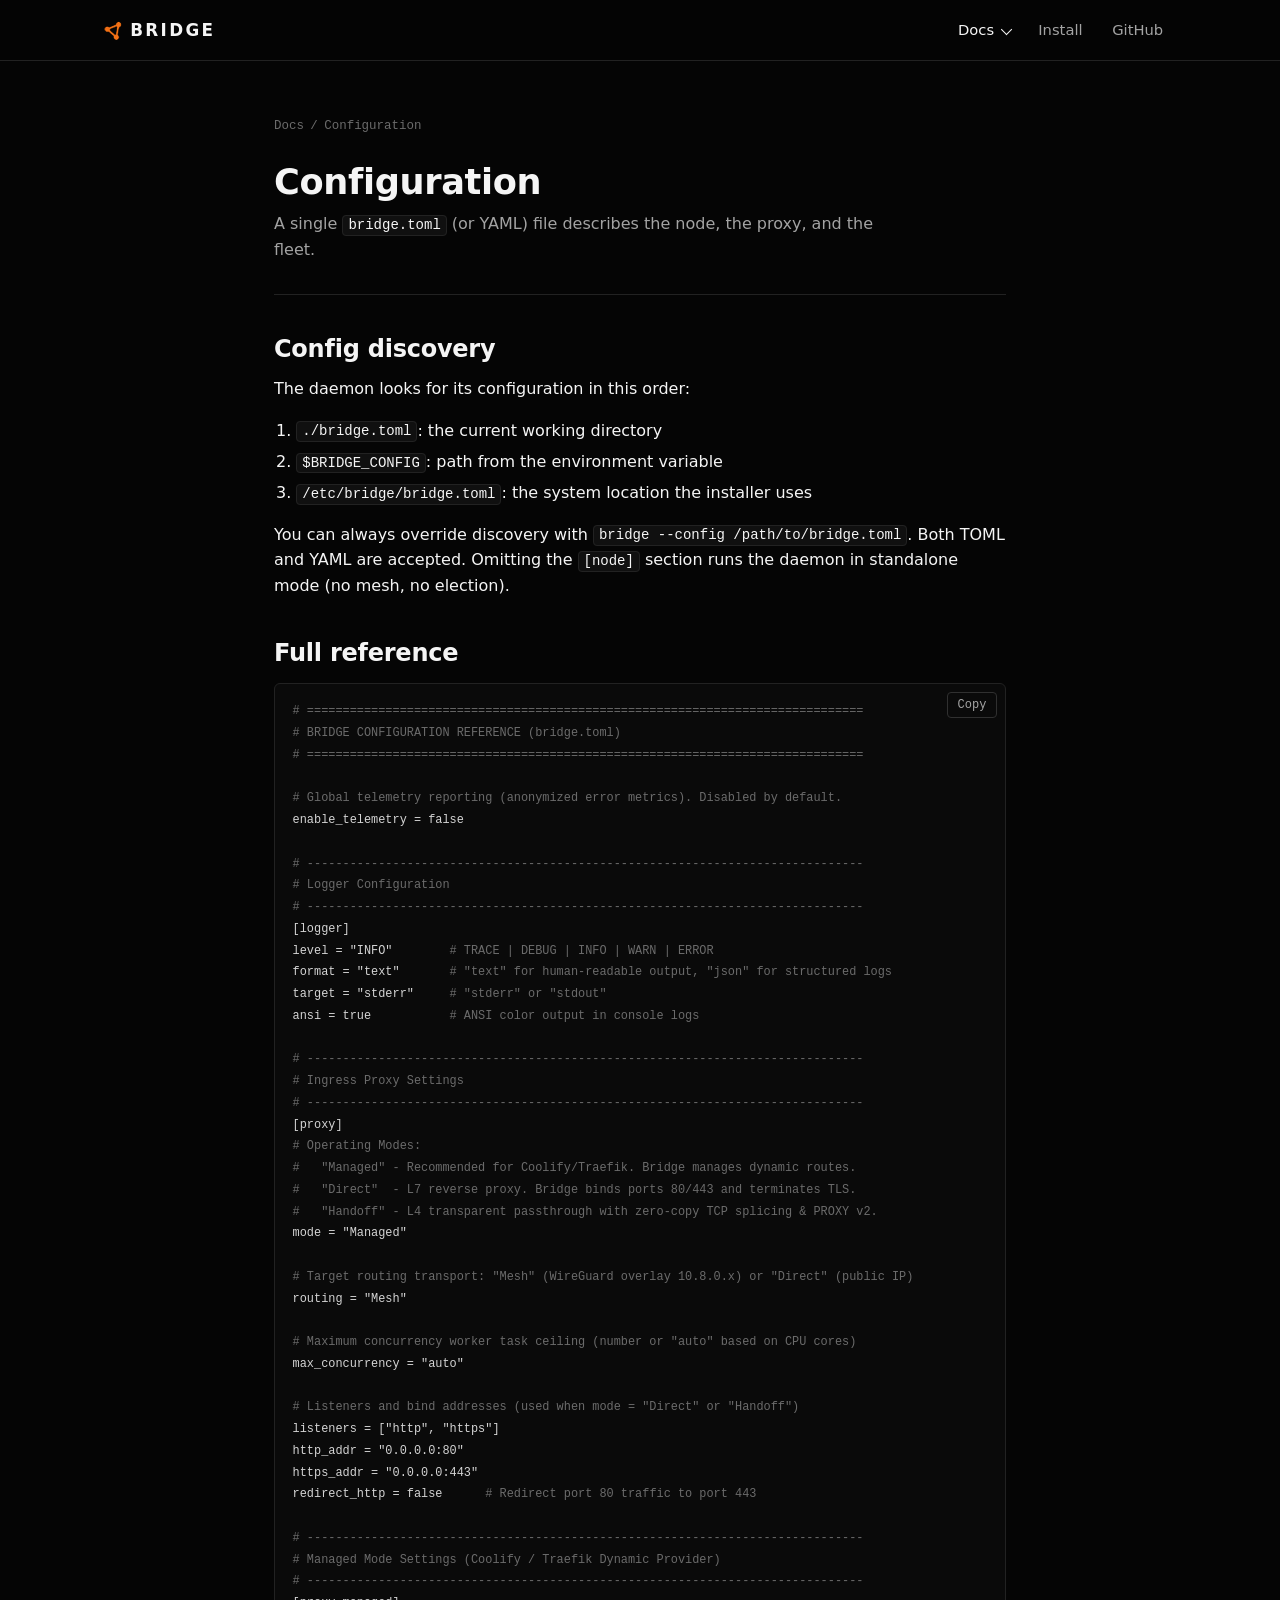
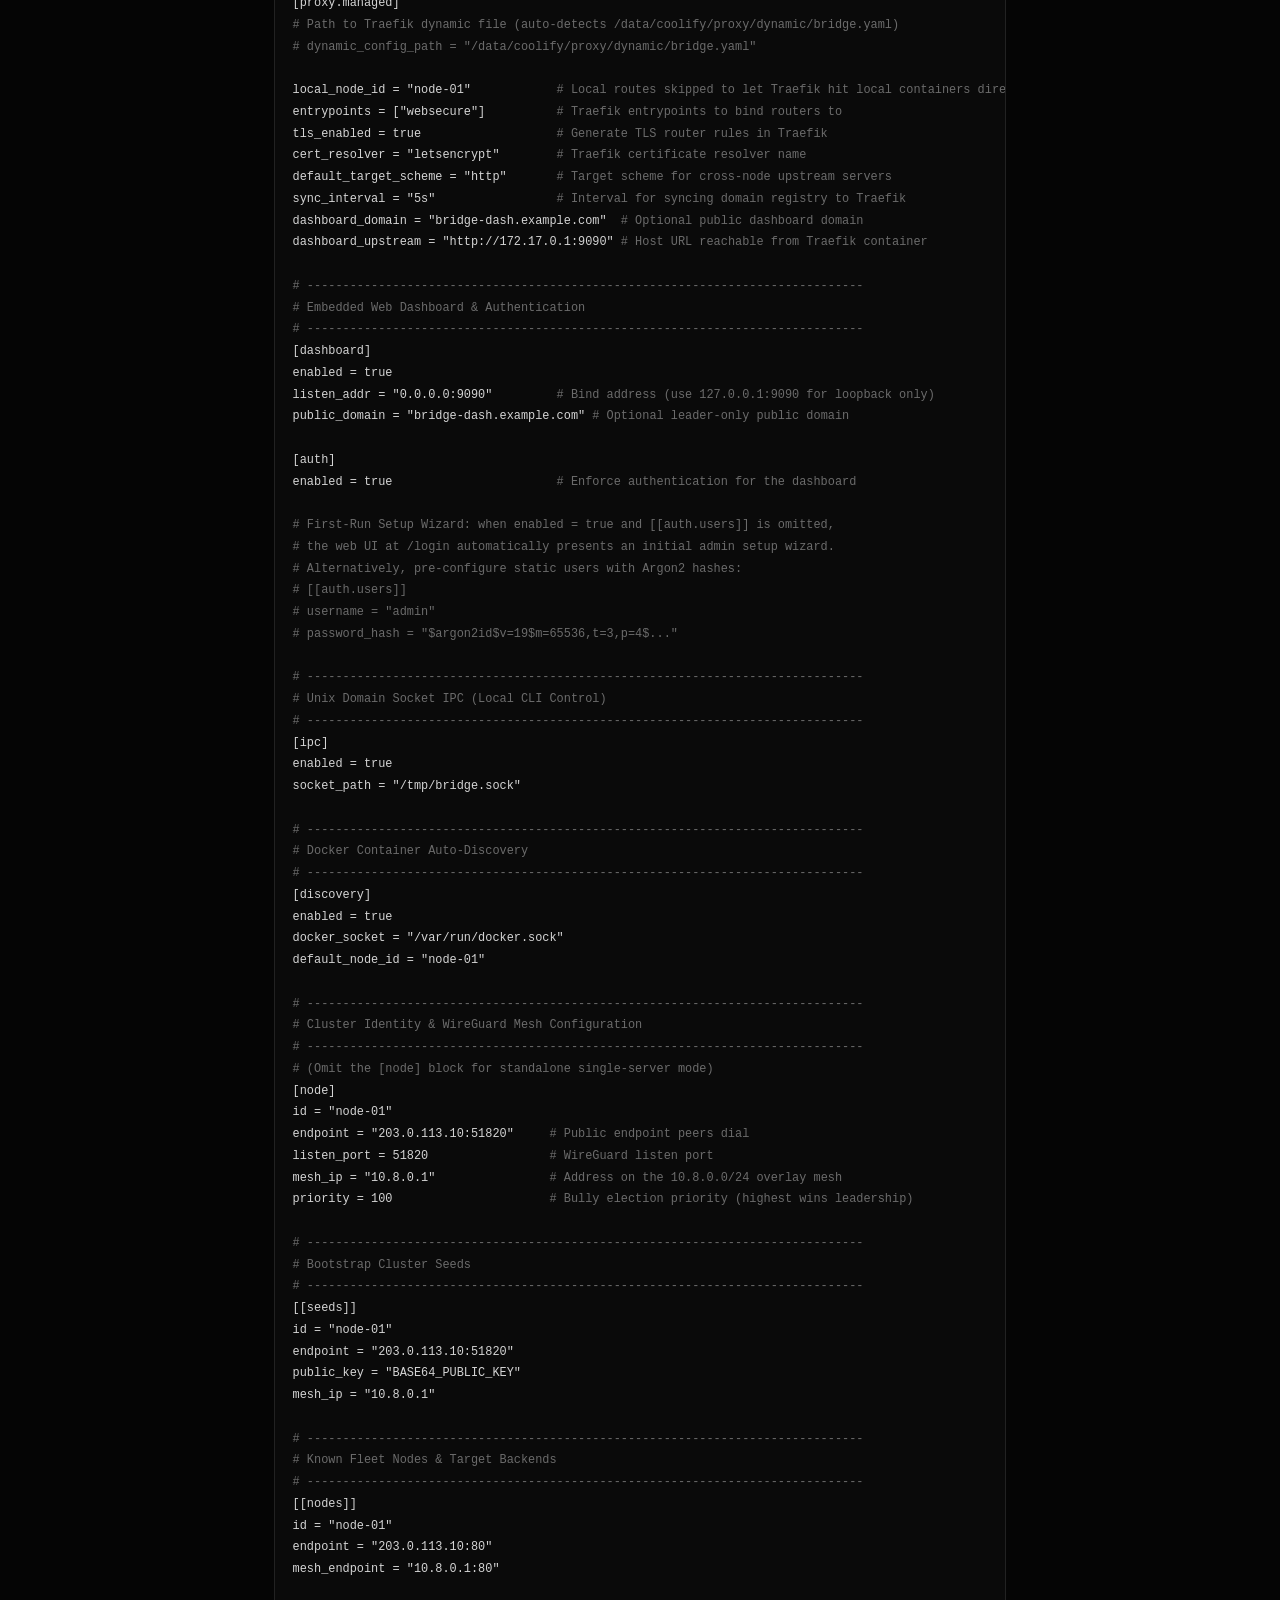
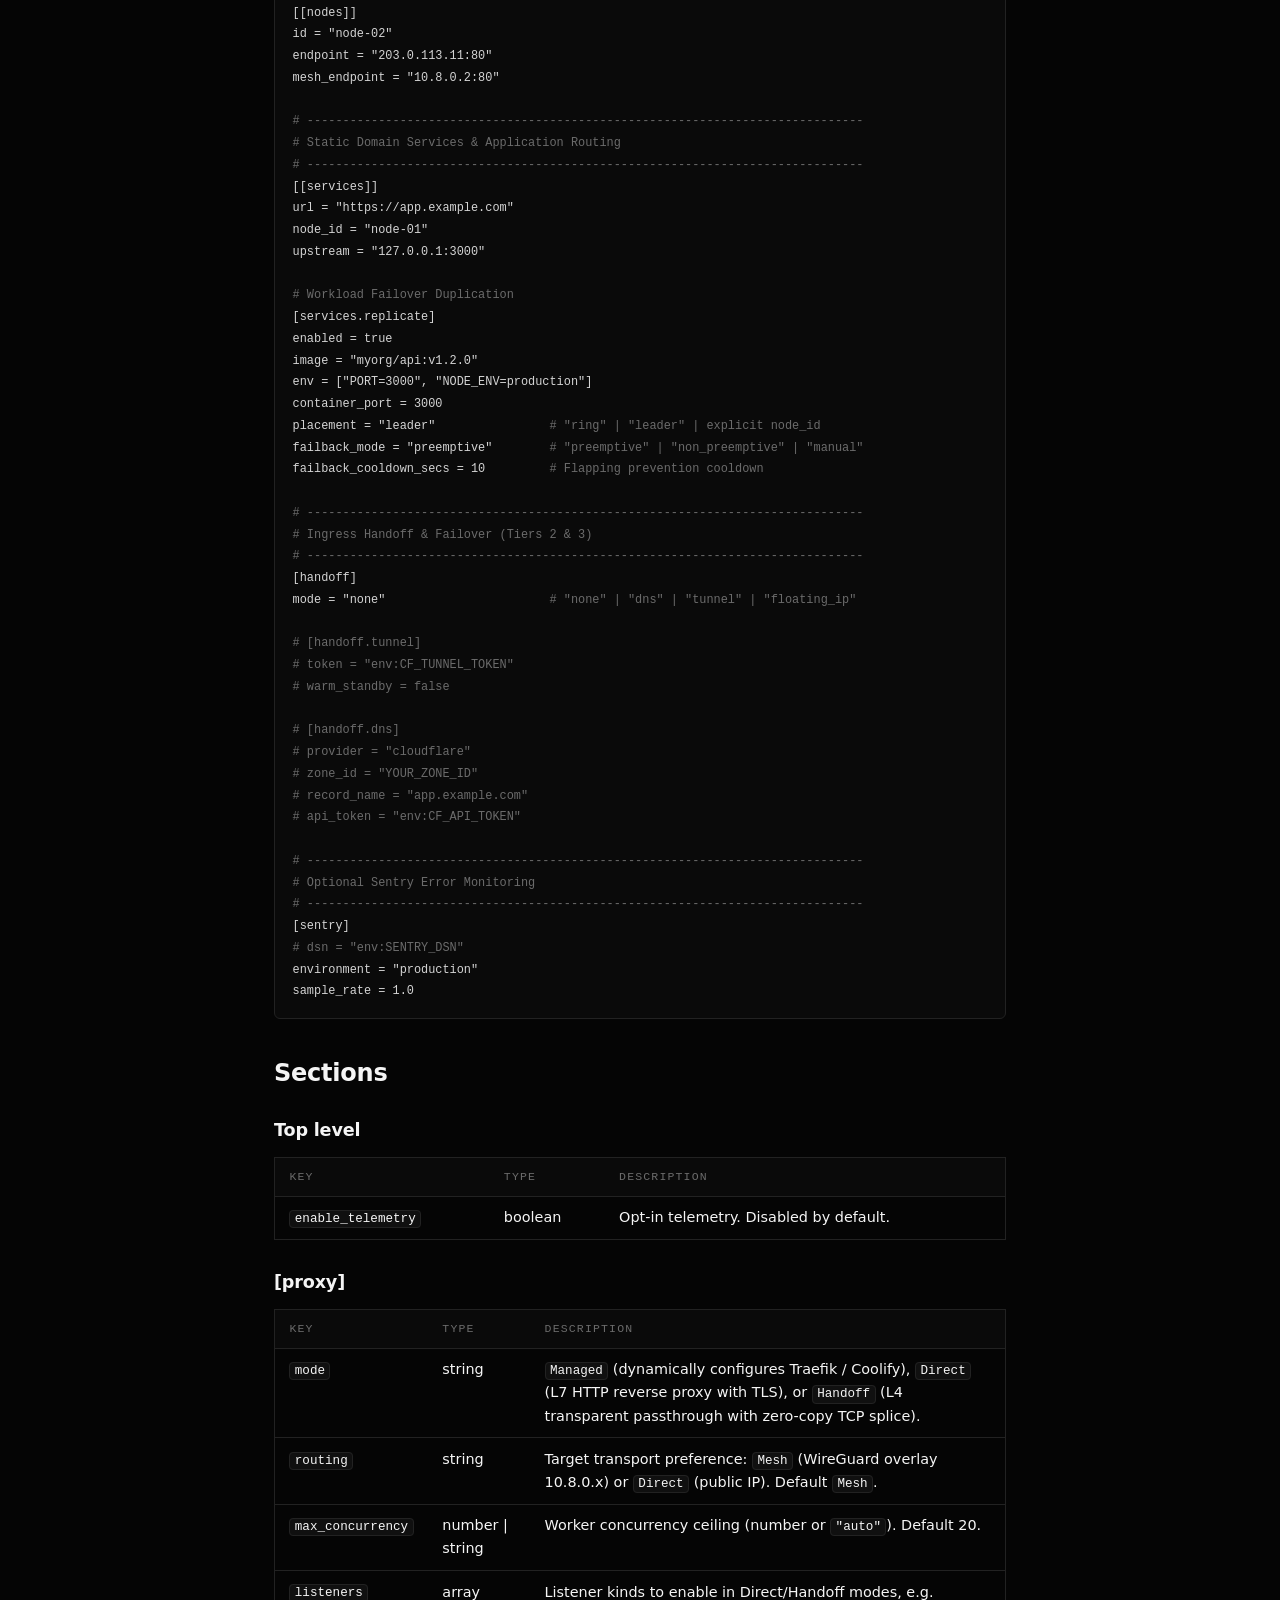
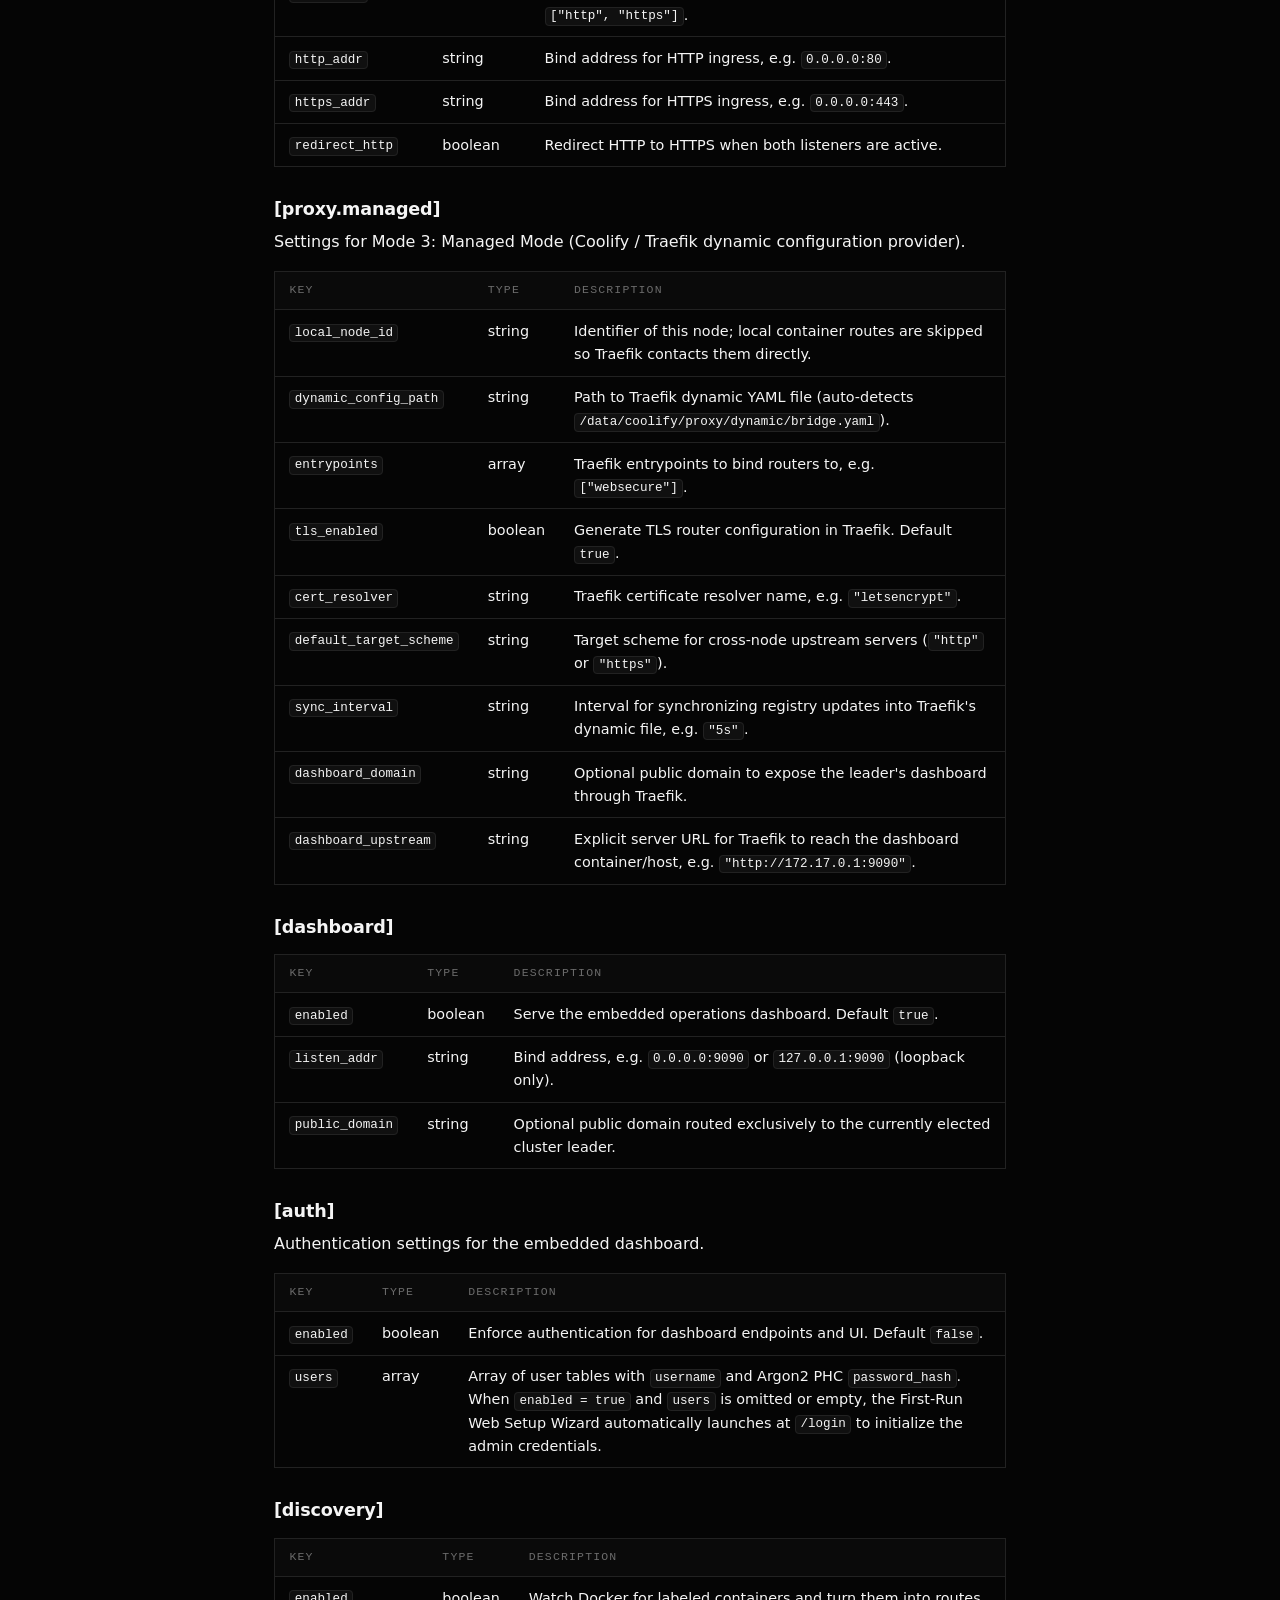
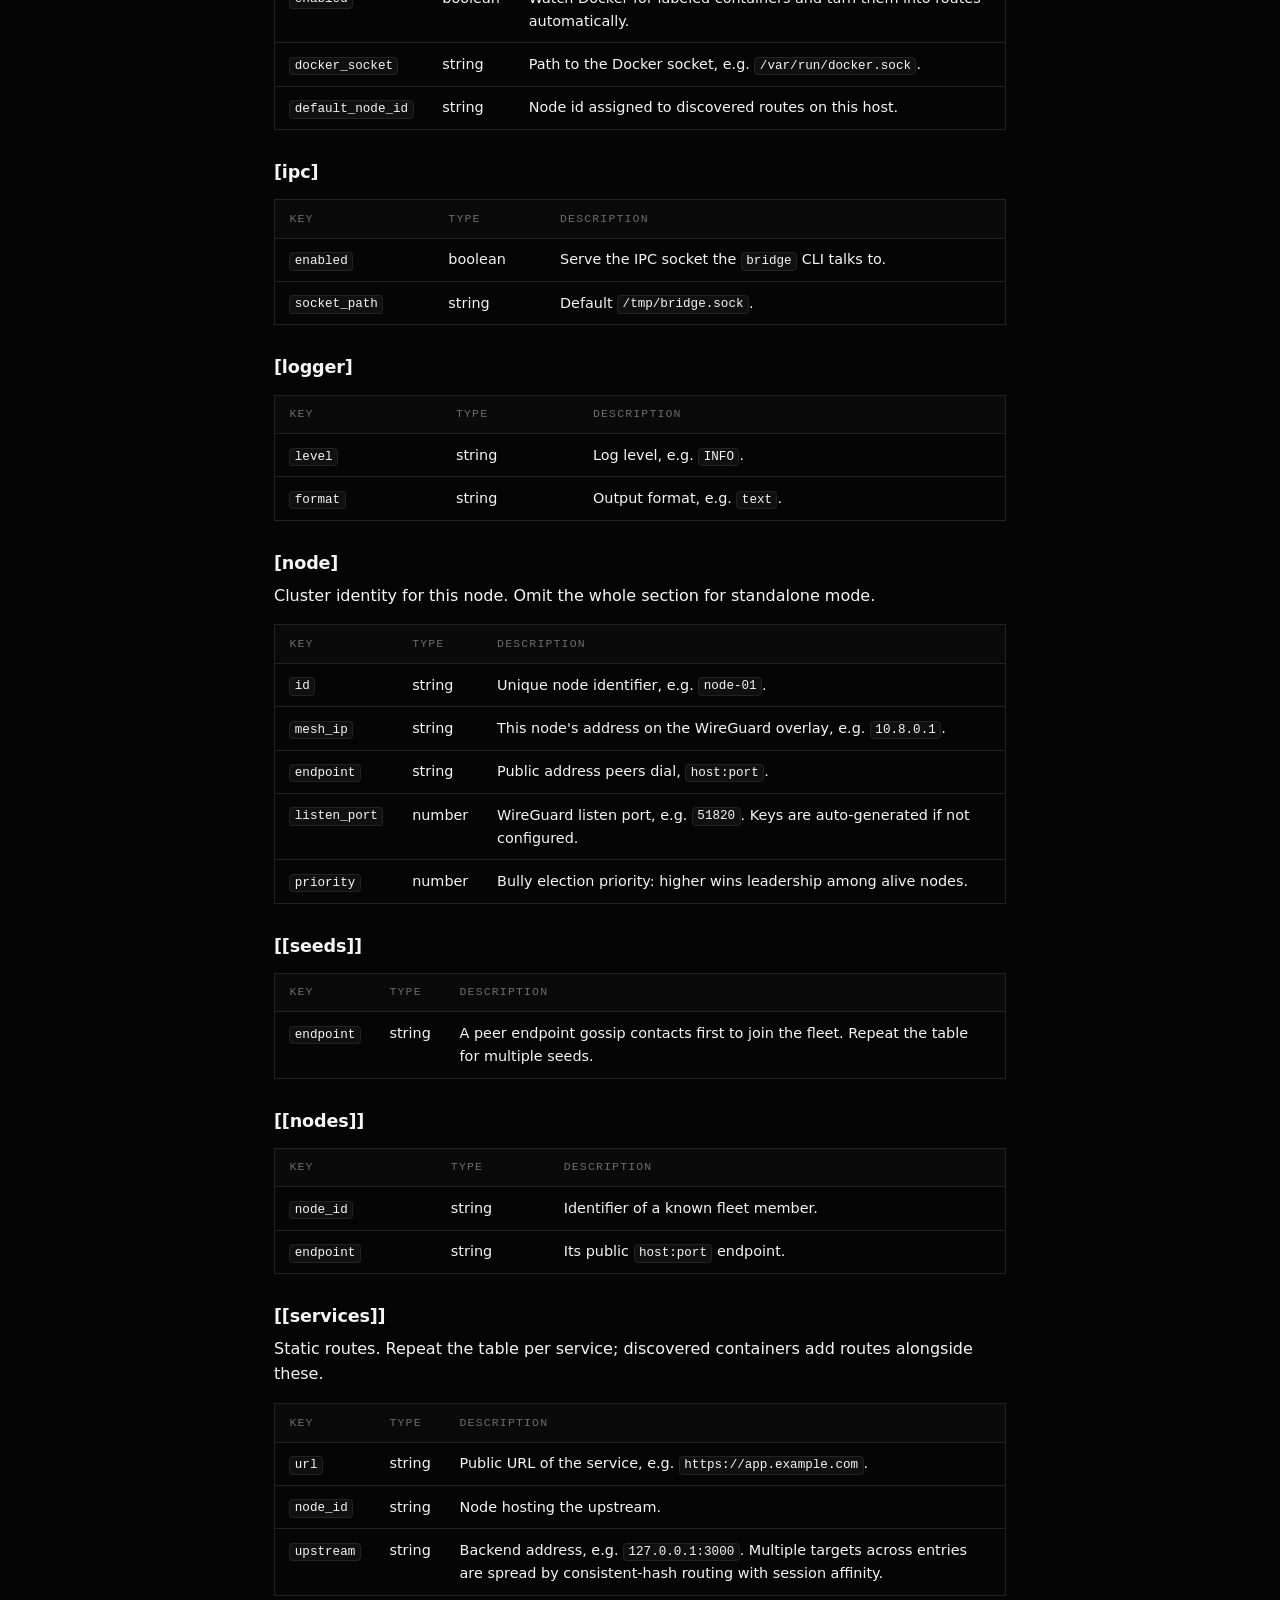
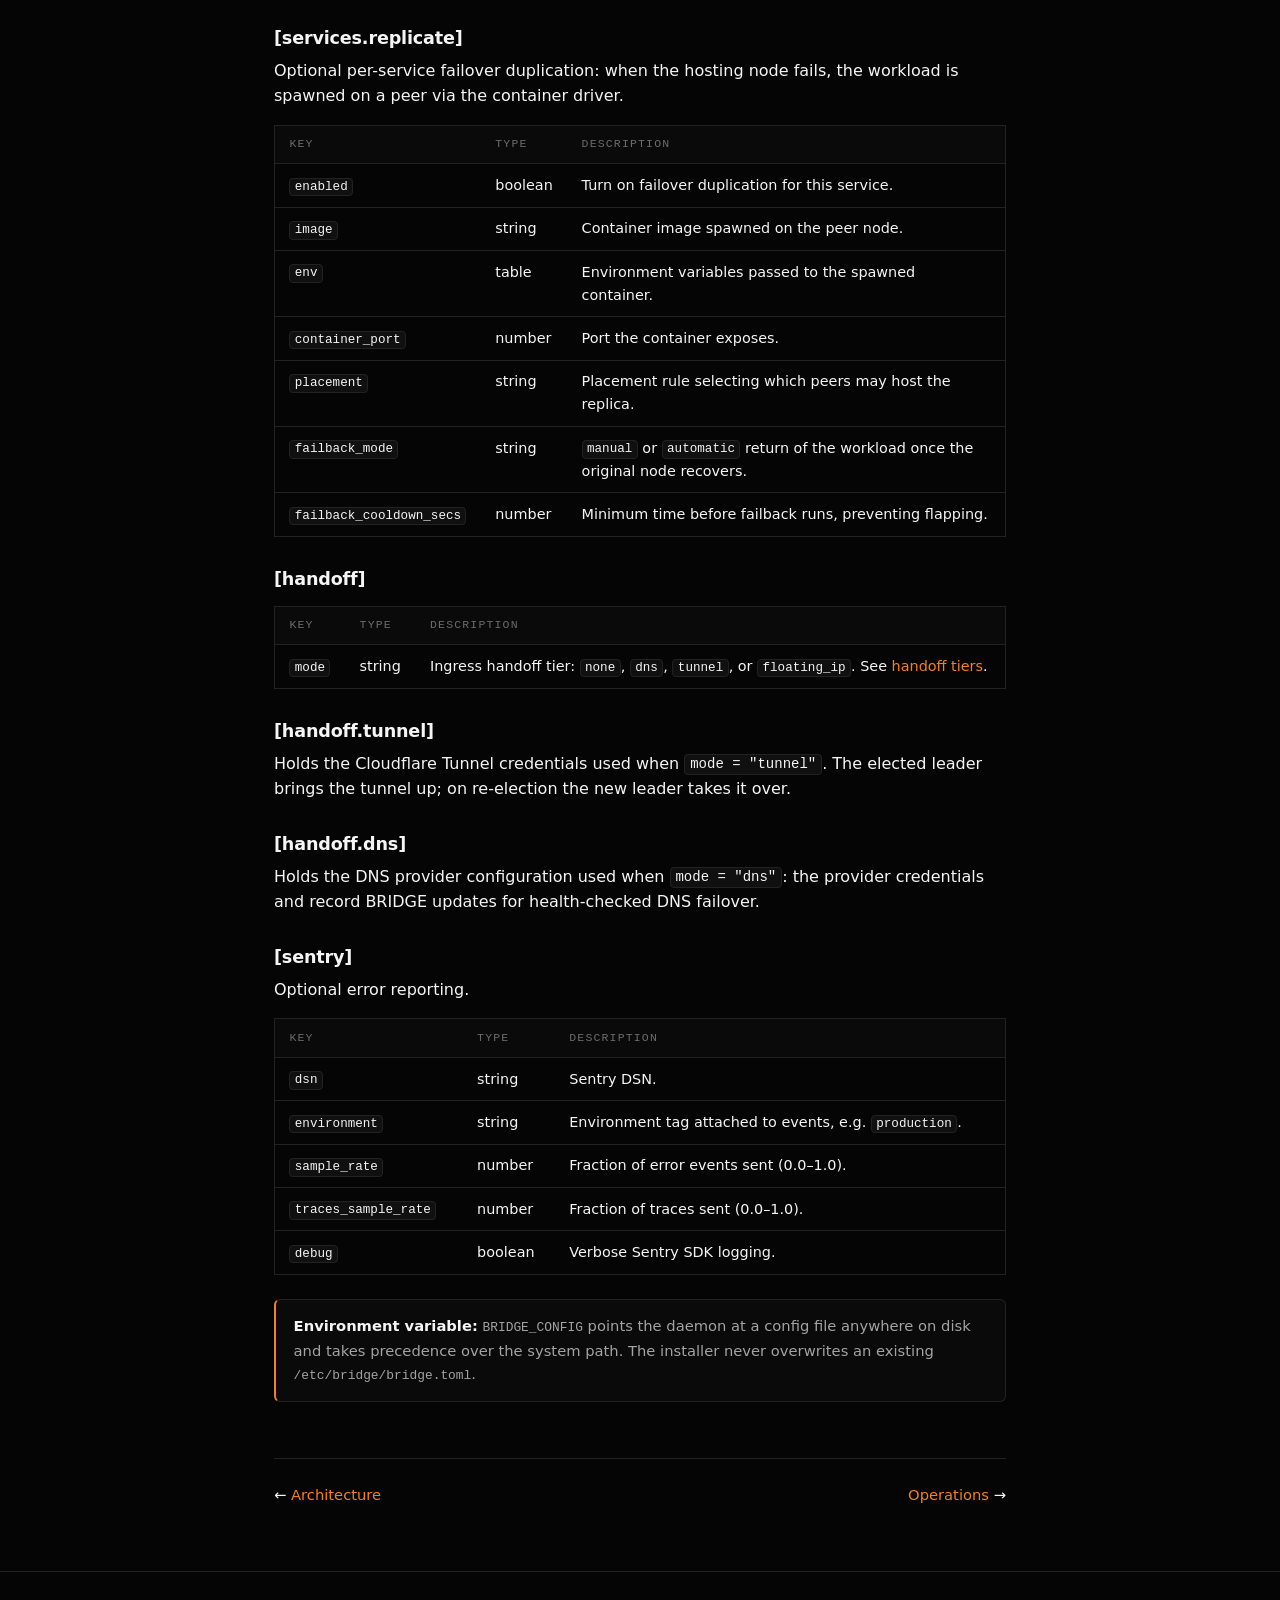
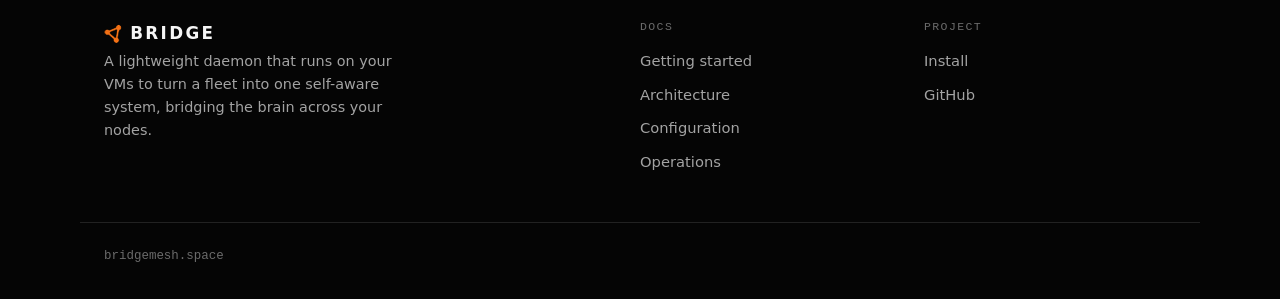
<file: website/docs/configuration.html>
<!DOCTYPE html>
<html lang="en">
<head>
  <meta charset="utf-8">
  <meta name="viewport" content="width=device-width, initial-scale=1">
  <title>Configuration // BRIDGE docs</title>
  <meta name="description" content="Full bridge.toml reference: discovery order, proxy, dashboard, discovery, IPC, node identity, services, handoff, sentry, and replication.">
  <link rel="icon" type="image/png" href="../assets/favicon.png">
  <link rel="stylesheet" href="../assets/style.css">
</head>
<body>
  <a class="skip-link" href="#main">Skip to content</a>

  <header class="site-header">
    <div class="container header-inner">
      <a class="wordmark" href="../index.html"><img src="../assets/favicon.png" alt="" aria-hidden="true">BRIDGE</a>
      <button class="nav-toggle" aria-label="Toggle navigation" aria-expanded="false">
        <span></span><span></span>
      </button>
      <nav class="site-nav" aria-label="Primary">
        <ul>
          <li class="nav-item has-dropdown">
            <a href="getting-started.html" class="nav-docs-parent">Docs</a>
            <ul class="dropdown">
              <li><a href="getting-started.html">Getting started</a></li>
              <li><a href="architecture.html">Architecture</a></li>
              <li><a href="configuration.html">Configuration</a></li>
              <li><a href="operations.html">Operations</a></li>
            </ul>
          </li>
          <li class="nav-item"><a href="../install.html">Install</a></li>
          <li class="nav-item"><a href="https://github.com/Penivera/Bridge">GitHub</a></li>
        </ul>
      </nav>
    </div>
  </header>

  <main id="main">
    <div class="container docs-main">
      <div class="page-head">
        <p class="breadcrumb"><a href="getting-started.html">Docs</a><span class="sep">/</span>Configuration</p>
        <h1>Configuration</h1>
        <p class="lead">A single <code>bridge.toml</code> (or YAML) file describes the node, the proxy, and the fleet.</p>
      </div>

      <h2 id="discovery">Config discovery</h2>
      <p>The daemon looks for its configuration in this order:</p>
      <ol>
        <li><code>./bridge.toml</code>: the current working directory</li>
        <li><code>$BRIDGE_CONFIG</code>: path from the environment variable</li>
        <li><code>/etc/bridge/bridge.toml</code>: the system location the installer uses</li>
      </ol>
      <p>
        You can always override discovery with <code>bridge --config /path/to/bridge.toml</code>.
        Both TOML and YAML are accepted. Omitting the <code>[node]</code> section runs the
        daemon in standalone mode (no mesh, no election).
      </p>

      <h2 id="reference">Full reference</h2>
      <div class="codeblock">
        <button class="copy-btn" type="button" data-copy-target="#full-config">Copy</button>
<pre id="full-config"><code><span class="c"># ==============================================================================</span>
<span class="c"># BRIDGE CONFIGURATION REFERENCE (bridge.toml)</span>
<span class="c"># ==============================================================================</span>

<span class="c"># Global telemetry reporting (anonymized error metrics). Disabled by default.</span>
enable_telemetry = false

<span class="c"># ------------------------------------------------------------------------------</span>
<span class="c"># Logger Configuration</span>
<span class="c"># ------------------------------------------------------------------------------</span>
[logger]
level = "INFO"        <span class="c"># TRACE | DEBUG | INFO | WARN | ERROR</span>
format = "text"       <span class="c"># "text" for human-readable output, "json" for structured logs</span>
target = "stderr"     <span class="c"># "stderr" or "stdout"</span>
ansi = true           <span class="c"># ANSI color output in console logs</span>

<span class="c"># ------------------------------------------------------------------------------</span>
<span class="c"># Ingress Proxy Settings</span>
<span class="c"># ------------------------------------------------------------------------------</span>
[proxy]
<span class="c"># Operating Modes:</span>
<span class="c">#   "Managed" - Recommended for Coolify/Traefik. Bridge manages dynamic routes.</span>
<span class="c">#   "Direct"  - L7 reverse proxy. Bridge binds ports 80/443 and terminates TLS.</span>
<span class="c">#   "Handoff" - L4 transparent passthrough with zero-copy TCP splicing &amp; PROXY v2.</span>
mode = "Managed"

<span class="c"># Target routing transport: "Mesh" (WireGuard overlay 10.8.0.x) or "Direct" (public IP)</span>
routing = "Mesh"

<span class="c"># Maximum concurrency worker task ceiling (number or "auto" based on CPU cores)</span>
max_concurrency = "auto"

<span class="c"># Listeners and bind addresses (used when mode = "Direct" or "Handoff")</span>
listeners = ["http", "https"]
http_addr = "0.0.0.0:80"
https_addr = "0.0.0.0:443"
redirect_http = false      <span class="c"># Redirect port 80 traffic to port 443</span>

<span class="c"># ------------------------------------------------------------------------------</span>
<span class="c"># Managed Mode Settings (Coolify / Traefik Dynamic Provider)</span>
<span class="c"># ------------------------------------------------------------------------------</span>
[proxy.managed]
<span class="c"># Path to Traefik dynamic file (auto-detects /data/coolify/proxy/dynamic/bridge.yaml)</span>
<span class="c"># dynamic_config_path = "/data/coolify/proxy/dynamic/bridge.yaml"</span>

local_node_id = "node-01"            <span class="c"># Local routes skipped to let Traefik hit local containers directly</span>
entrypoints = ["websecure"]          <span class="c"># Traefik entrypoints to bind routers to</span>
tls_enabled = true                   <span class="c"># Generate TLS router rules in Traefik</span>
cert_resolver = "letsencrypt"        <span class="c"># Traefik certificate resolver name</span>
default_target_scheme = "http"       <span class="c"># Target scheme for cross-node upstream servers</span>
sync_interval = "5s"                 <span class="c"># Interval for syncing domain registry to Traefik</span>
dashboard_domain = "bridge-dash.example.com"  <span class="c"># Optional public dashboard domain</span>
dashboard_upstream = "http://172.17.0.1:9090" <span class="c"># Host URL reachable from Traefik container</span>

<span class="c"># ------------------------------------------------------------------------------</span>
<span class="c"># Embedded Web Dashboard &amp; Authentication</span>
<span class="c"># ------------------------------------------------------------------------------</span>
[dashboard]
enabled = true
listen_addr = "0.0.0.0:9090"         <span class="c"># Bind address (use 127.0.0.1:9090 for loopback only)</span>
public_domain = "bridge-dash.example.com" <span class="c"># Optional leader-only public domain</span>

[auth]
enabled = true                       <span class="c"># Enforce authentication for the dashboard</span>

<span class="c"># First-Run Setup Wizard: when enabled = true and [[auth.users]] is omitted,</span>
<span class="c"># the web UI at /login automatically presents an initial admin setup wizard.</span>
<span class="c"># Alternatively, pre-configure static users with Argon2 hashes:</span>
<span class="c"># [[auth.users]]</span>
<span class="c"># username = "admin"</span>
<span class="c"># password_hash = "$argon2id$v=19$m=65536,t=3,p=4$..."</span>

<span class="c"># ------------------------------------------------------------------------------</span>
<span class="c"># Unix Domain Socket IPC (Local CLI Control)</span>
<span class="c"># ------------------------------------------------------------------------------</span>
[ipc]
enabled = true
socket_path = "/tmp/bridge.sock"

<span class="c"># ------------------------------------------------------------------------------</span>
<span class="c"># Docker Container Auto-Discovery</span>
<span class="c"># ------------------------------------------------------------------------------</span>
[discovery]
enabled = true
docker_socket = "/var/run/docker.sock"
default_node_id = "node-01"

<span class="c"># ------------------------------------------------------------------------------</span>
<span class="c"># Cluster Identity &amp; WireGuard Mesh Configuration</span>
<span class="c"># ------------------------------------------------------------------------------</span>
<span class="c"># (Omit the [node] block for standalone single-server mode)</span>
[node]
id = "node-01"
endpoint = "203.0.113.10:51820"     <span class="c"># Public endpoint peers dial</span>
listen_port = 51820                 <span class="c"># WireGuard listen port</span>
mesh_ip = "10.8.0.1"                <span class="c"># Address on the 10.8.0.0/24 overlay mesh</span>
priority = 100                      <span class="c"># Bully election priority (highest wins leadership)</span>

<span class="c"># ------------------------------------------------------------------------------</span>
<span class="c"># Bootstrap Cluster Seeds</span>
<span class="c"># ------------------------------------------------------------------------------</span>
[[seeds]]
id = "node-01"
endpoint = "203.0.113.10:51820"
public_key = "BASE64_PUBLIC_KEY"
mesh_ip = "10.8.0.1"

<span class="c"># ------------------------------------------------------------------------------</span>
<span class="c"># Known Fleet Nodes &amp; Target Backends</span>
<span class="c"># ------------------------------------------------------------------------------</span>
[[nodes]]
id = "node-01"
endpoint = "203.0.113.10:80"
mesh_endpoint = "10.8.0.1:80"

[[nodes]]
id = "node-02"
endpoint = "203.0.113.11:80"
mesh_endpoint = "10.8.0.2:80"

<span class="c"># ------------------------------------------------------------------------------</span>
<span class="c"># Static Domain Services &amp; Application Routing</span>
<span class="c"># ------------------------------------------------------------------------------</span>
[[services]]
url = "https://app.example.com"
node_id = "node-01"
upstream = "127.0.0.1:3000"

<span class="c"># Workload Failover Duplication</span>
[services.replicate]
enabled = true
image = "myorg/api:v1.2.0"
env = ["PORT=3000", "NODE_ENV=production"]
container_port = 3000
placement = "leader"                <span class="c"># "ring" | "leader" | explicit node_id</span>
failback_mode = "preemptive"        <span class="c"># "preemptive" | "non_preemptive" | "manual"</span>
failback_cooldown_secs = 10         <span class="c"># Flapping prevention cooldown</span>

<span class="c"># ------------------------------------------------------------------------------</span>
<span class="c"># Ingress Handoff &amp; Failover (Tiers 2 &amp; 3)</span>
<span class="c"># ------------------------------------------------------------------------------</span>
[handoff]
mode = "none"                       <span class="c"># "none" | "dns" | "tunnel" | "floating_ip"</span>

<span class="c"># [handoff.tunnel]</span>
<span class="c"># token = "env:CF_TUNNEL_TOKEN"</span>
<span class="c"># warm_standby = false</span>

<span class="c"># [handoff.dns]</span>
<span class="c"># provider = "cloudflare"</span>
<span class="c"># zone_id = "YOUR_ZONE_ID"</span>
<span class="c"># record_name = "app.example.com"</span>
<span class="c"># api_token = "env:CF_API_TOKEN"</span>

<span class="c"># ------------------------------------------------------------------------------</span>
<span class="c"># Optional Sentry Error Monitoring</span>
<span class="c"># ------------------------------------------------------------------------------</span>
[sentry]
<span class="c"># dsn = "env:SENTRY_DSN"</span>
environment = "production"
sample_rate = 1.0</code></pre>
      </div>

      <h2 id="sections">Sections</h2>

      <h3>Top level</h3>
      <div class="table-wrap">
        <table>
          <thead><tr><th>Key</th><th>Type</th><th>Description</th></tr></thead>
          <tbody>
            <tr><td><code>enable_telemetry</code></td><td>boolean</td><td>Opt-in telemetry. Disabled by default.</td></tr>
          </tbody>
        </table>
      </div>

      <h3>[proxy]</h3>
      <div class="table-wrap">
        <table>
          <thead><tr><th>Key</th><th>Type</th><th>Description</th></tr></thead>
          <tbody>
            <tr><td><code>mode</code></td><td>string</td><td><code>Managed</code> (dynamically configures Traefik / Coolify), <code>Direct</code> (L7 HTTP reverse proxy with TLS), or <code>Handoff</code> (L4 transparent passthrough with zero-copy TCP splice).</td></tr>
            <tr><td><code>routing</code></td><td>string</td><td>Target transport preference: <code>Mesh</code> (WireGuard overlay 10.8.0.x) or <code>Direct</code> (public IP). Default <code>Mesh</code>.</td></tr>
            <tr><td><code>max_concurrency</code></td><td>number | string</td><td>Worker concurrency ceiling (number or <code>"auto"</code>). Default 20.</td></tr>
            <tr><td><code>listeners</code></td><td>array</td><td>Listener kinds to enable in Direct/Handoff modes, e.g. <code>["http", "https"]</code>.</td></tr>
            <tr><td><code>http_addr</code></td><td>string</td><td>Bind address for HTTP ingress, e.g. <code>0.0.0.0:80</code>.</td></tr>
            <tr><td><code>https_addr</code></td><td>string</td><td>Bind address for HTTPS ingress, e.g. <code>0.0.0.0:443</code>.</td></tr>
            <tr><td><code>redirect_http</code></td><td>boolean</td><td>Redirect HTTP to HTTPS when both listeners are active.</td></tr>
          </tbody>
        </table>
      </div>

      <h3>[proxy.managed]</h3>
      <p>Settings for Mode 3: Managed Mode (Coolify / Traefik dynamic configuration provider).</p>
      <div class="table-wrap">
        <table>
          <thead><tr><th>Key</th><th>Type</th><th>Description</th></tr></thead>
          <tbody>
            <tr><td><code>local_node_id</code></td><td>string</td><td>Identifier of this node; local container routes are skipped so Traefik contacts them directly.</td></tr>
            <tr><td><code>dynamic_config_path</code></td><td>string</td><td>Path to Traefik dynamic YAML file (auto-detects <code>/data/coolify/proxy/dynamic/bridge.yaml</code>).</td></tr>
            <tr><td><code>entrypoints</code></td><td>array</td><td>Traefik entrypoints to bind routers to, e.g. <code>["websecure"]</code>.</td></tr>
            <tr><td><code>tls_enabled</code></td><td>boolean</td><td>Generate TLS router configuration in Traefik. Default <code>true</code>.</td></tr>
            <tr><td><code>cert_resolver</code></td><td>string</td><td>Traefik certificate resolver name, e.g. <code>"letsencrypt"</code>.</td></tr>
            <tr><td><code>default_target_scheme</code></td><td>string</td><td>Target scheme for cross-node upstream servers (<code>"http"</code> or <code>"https"</code>).</td></tr>
            <tr><td><code>sync_interval</code></td><td>string</td><td>Interval for synchronizing registry updates into Traefik's dynamic file, e.g. <code>"5s"</code>.</td></tr>
            <tr><td><code>dashboard_domain</code></td><td>string</td><td>Optional public domain to expose the leader's dashboard through Traefik.</td></tr>
            <tr><td><code>dashboard_upstream</code></td><td>string</td><td>Explicit server URL for Traefik to reach the dashboard container/host, e.g. <code>"http://172.17.0.1:9090"</code>.</td></tr>
          </tbody>
        </table>
      </div>

      <h3>[dashboard]</h3>
      <div class="table-wrap">
        <table>
          <thead><tr><th>Key</th><th>Type</th><th>Description</th></tr></thead>
          <tbody>
            <tr><td><code>enabled</code></td><td>boolean</td><td>Serve the embedded operations dashboard. Default <code>true</code>.</td></tr>
            <tr><td><code>listen_addr</code></td><td>string</td><td>Bind address, e.g. <code>0.0.0.0:9090</code> or <code>127.0.0.1:9090</code> (loopback only).</td></tr>
            <tr><td><code>public_domain</code></td><td>string</td><td>Optional public domain routed exclusively to the currently elected cluster leader.</td></tr>
          </tbody>
        </table>
      </div>

      <h3>[auth]</h3>
      <p>Authentication settings for the embedded dashboard.</p>
      <div class="table-wrap">
        <table>
          <thead><tr><th>Key</th><th>Type</th><th>Description</th></tr></thead>
          <tbody>
            <tr><td><code>enabled</code></td><td>boolean</td><td>Enforce authentication for dashboard endpoints and UI. Default <code>false</code>.</td></tr>
            <tr><td><code>users</code></td><td>array</td><td>Array of user tables with <code>username</code> and Argon2 PHC <code>password_hash</code>. When <code>enabled = true</code> and <code>users</code> is omitted or empty, the First-Run Web Setup Wizard automatically launches at <code>/login</code> to initialize the admin credentials.</td></tr>
          </tbody>
        </table>
      </div>

      <h3>[discovery]</h3>
      <div class="table-wrap">
        <table>
          <thead><tr><th>Key</th><th>Type</th><th>Description</th></tr></thead>
          <tbody>
            <tr><td><code>enabled</code></td><td>boolean</td><td>Watch Docker for labeled containers and turn them into routes automatically.</td></tr>
            <tr><td><code>docker_socket</code></td><td>string</td><td>Path to the Docker socket, e.g. <code>/var/run/docker.sock</code>.</td></tr>
            <tr><td><code>default_node_id</code></td><td>string</td><td>Node id assigned to discovered routes on this host.</td></tr>
          </tbody>
        </table>
      </div>

      <h3>[ipc]</h3>
      <div class="table-wrap">
        <table>
          <thead><tr><th>Key</th><th>Type</th><th>Description</th></tr></thead>
          <tbody>
            <tr><td><code>enabled</code></td><td>boolean</td><td>Serve the IPC socket the <code>bridge</code> CLI talks to.</td></tr>
            <tr><td><code>socket_path</code></td><td>string</td><td>Default <code>/tmp/bridge.sock</code>.</td></tr>
          </tbody>
        </table>
      </div>

      <h3>[logger]</h3>
      <div class="table-wrap">
        <table>
          <thead><tr><th>Key</th><th>Type</th><th>Description</th></tr></thead>
          <tbody>
            <tr><td><code>level</code></td><td>string</td><td>Log level, e.g. <code>INFO</code>.</td></tr>
            <tr><td><code>format</code></td><td>string</td><td>Output format, e.g. <code>text</code>.</td></tr>
          </tbody>
        </table>
      </div>

      <h3>[node]</h3>
      <p>Cluster identity for this node. Omit the whole section for standalone mode.</p>
      <div class="table-wrap">
        <table>
          <thead><tr><th>Key</th><th>Type</th><th>Description</th></tr></thead>
          <tbody>
            <tr><td><code>id</code></td><td>string</td><td>Unique node identifier, e.g. <code>node-01</code>.</td></tr>
            <tr><td><code>mesh_ip</code></td><td>string</td><td>This node's address on the WireGuard overlay, e.g. <code>10.8.0.1</code>.</td></tr>
            <tr><td><code>endpoint</code></td><td>string</td><td>Public address peers dial, <code>host:port</code>.</td></tr>
            <tr><td><code>listen_port</code></td><td>number</td><td>WireGuard listen port, e.g. <code>51820</code>. Keys are auto-generated if not configured.</td></tr>
            <tr><td><code>priority</code></td><td>number</td><td>Bully election priority: higher wins leadership among alive nodes.</td></tr>
          </tbody>
        </table>
      </div>

      <h3>[[seeds]]</h3>
      <div class="table-wrap">
        <table>
          <thead><tr><th>Key</th><th>Type</th><th>Description</th></tr></thead>
          <tbody>
            <tr><td><code>endpoint</code></td><td>string</td><td>A peer endpoint gossip contacts first to join the fleet. Repeat the table for multiple seeds.</td></tr>
          </tbody>
        </table>
      </div>

      <h3>[[nodes]]</h3>
      <div class="table-wrap">
        <table>
          <thead><tr><th>Key</th><th>Type</th><th>Description</th></tr></thead>
          <tbody>
            <tr><td><code>node_id</code></td><td>string</td><td>Identifier of a known fleet member.</td></tr>
            <tr><td><code>endpoint</code></td><td>string</td><td>Its public <code>host:port</code> endpoint.</td></tr>
          </tbody>
        </table>
      </div>

      <h3>[[services]]</h3>
      <p>Static routes. Repeat the table per service; discovered containers add routes alongside these.</p>
      <div class="table-wrap">
        <table>
          <thead><tr><th>Key</th><th>Type</th><th>Description</th></tr></thead>
          <tbody>
            <tr><td><code>url</code></td><td>string</td><td>Public URL of the service, e.g. <code>https://app.example.com</code>.</td></tr>
            <tr><td><code>node_id</code></td><td>string</td><td>Node hosting the upstream.</td></tr>
            <tr><td><code>upstream</code></td><td>string</td><td>Backend address, e.g. <code>127.0.0.1:3000</code>. Multiple targets across entries are spread by consistent-hash routing with session affinity.</td></tr>
          </tbody>
        </table>
      </div>

      <h3>[services.replicate]</h3>
      <p>
        Optional per-service failover duplication: when the hosting node fails, the
        workload is spawned on a peer via the container driver.
      </p>
      <div class="table-wrap">
        <table>
          <thead><tr><th>Key</th><th>Type</th><th>Description</th></tr></thead>
          <tbody>
            <tr><td><code>enabled</code></td><td>boolean</td><td>Turn on failover duplication for this service.</td></tr>
            <tr><td><code>image</code></td><td>string</td><td>Container image spawned on the peer node.</td></tr>
            <tr><td><code>env</code></td><td>table</td><td>Environment variables passed to the spawned container.</td></tr>
            <tr><td><code>container_port</code></td><td>number</td><td>Port the container exposes.</td></tr>
            <tr><td><code>placement</code></td><td>string</td><td>Placement rule selecting which peers may host the replica.</td></tr>
            <tr><td><code>failback_mode</code></td><td>string</td><td><code>manual</code> or <code>automatic</code> return of the workload once the original node recovers.</td></tr>
            <tr><td><code>failback_cooldown_secs</code></td><td>number</td><td>Minimum time before failback runs, preventing flapping.</td></tr>
          </tbody>
        </table>
      </div>

      <h3>[handoff]</h3>
      <div class="table-wrap">
        <table>
          <thead><tr><th>Key</th><th>Type</th><th>Description</th></tr></thead>
          <tbody>
            <tr><td><code>mode</code></td><td>string</td><td>Ingress handoff tier: <code>none</code>, <code>dns</code>, <code>tunnel</code>, or <code>floating_ip</code>. See <a href="architecture.html#handoff">handoff tiers</a>.</td></tr>
          </tbody>
        </table>
      </div>

      <h3>[handoff.tunnel]</h3>
      <p>
        Holds the Cloudflare Tunnel credentials used when <code>mode = "tunnel"</code>.
        The elected leader brings the tunnel up; on re-election the new leader takes it over.
      </p>

      <h3>[handoff.dns]</h3>
      <p>
        Holds the DNS provider configuration used when <code>mode = "dns"</code>: the
        provider credentials and record BRIDGE updates for health-checked DNS failover.
      </p>

      <h3>[sentry]</h3>
      <p>Optional error reporting.</p>
      <div class="table-wrap">
        <table>
          <thead><tr><th>Key</th><th>Type</th><th>Description</th></tr></thead>
          <tbody>
            <tr><td><code>dsn</code></td><td>string</td><td>Sentry DSN.</td></tr>
            <tr><td><code>environment</code></td><td>string</td><td>Environment tag attached to events, e.g. <code>production</code>.</td></tr>
            <tr><td><code>sample_rate</code></td><td>number</td><td>Fraction of error events sent (0.0–1.0).</td></tr>
            <tr><td><code>traces_sample_rate</code></td><td>number</td><td>Fraction of traces sent (0.0–1.0).</td></tr>
            <tr><td><code>debug</code></td><td>boolean</td><td>Verbose Sentry SDK logging.</td></tr>
          </tbody>
        </table>
      </div>

      <div class="note">
        <strong>Environment variable:</strong> <code>BRIDGE_CONFIG</code> points the daemon at
        a config file anywhere on disk and takes precedence over the system path. The
        installer never overwrites an existing <code>/etc/bridge/bridge.toml</code>.
      </div>

      <div class="docs-nav-footer">
        <span>&larr; <a href="architecture.html">Architecture</a></span>
        <span><a href="operations.html">Operations</a> &rarr;</span>
      </div>
    </div>
  </main>

  <footer class="site-footer">
    <div class="container footer-grid">
      <div>
        <a class="wordmark" href="../index.html"><img src="../assets/favicon.png" alt="" aria-hidden="true">BRIDGE</a>
        <p class="muted">A lightweight daemon that runs on your VMs to turn a fleet into one self-aware system, bridging the brain across your nodes.</p>
      </div>
      <nav aria-label="Documentation">
        <h4>Docs</h4>
        <ul>
          <li><a href="getting-started.html">Getting started</a></li>
          <li><a href="architecture.html">Architecture</a></li>
          <li><a href="configuration.html">Configuration</a></li>
          <li><a href="operations.html">Operations</a></li>
        </ul>
      </nav>
      <nav aria-label="Project">
        <h4>Project</h4>
        <ul>
          <li><a href="../install.html">Install</a></li>
          <li><a href="https://github.com/Penivera/Bridge">GitHub</a></li>
        </ul>
      </nav>
    </div>
    <div class="container footer-base">bridgemesh.space</div>
  </footer>

  <script src="../assets/site.js"></script>
</body>
</html>
</file>
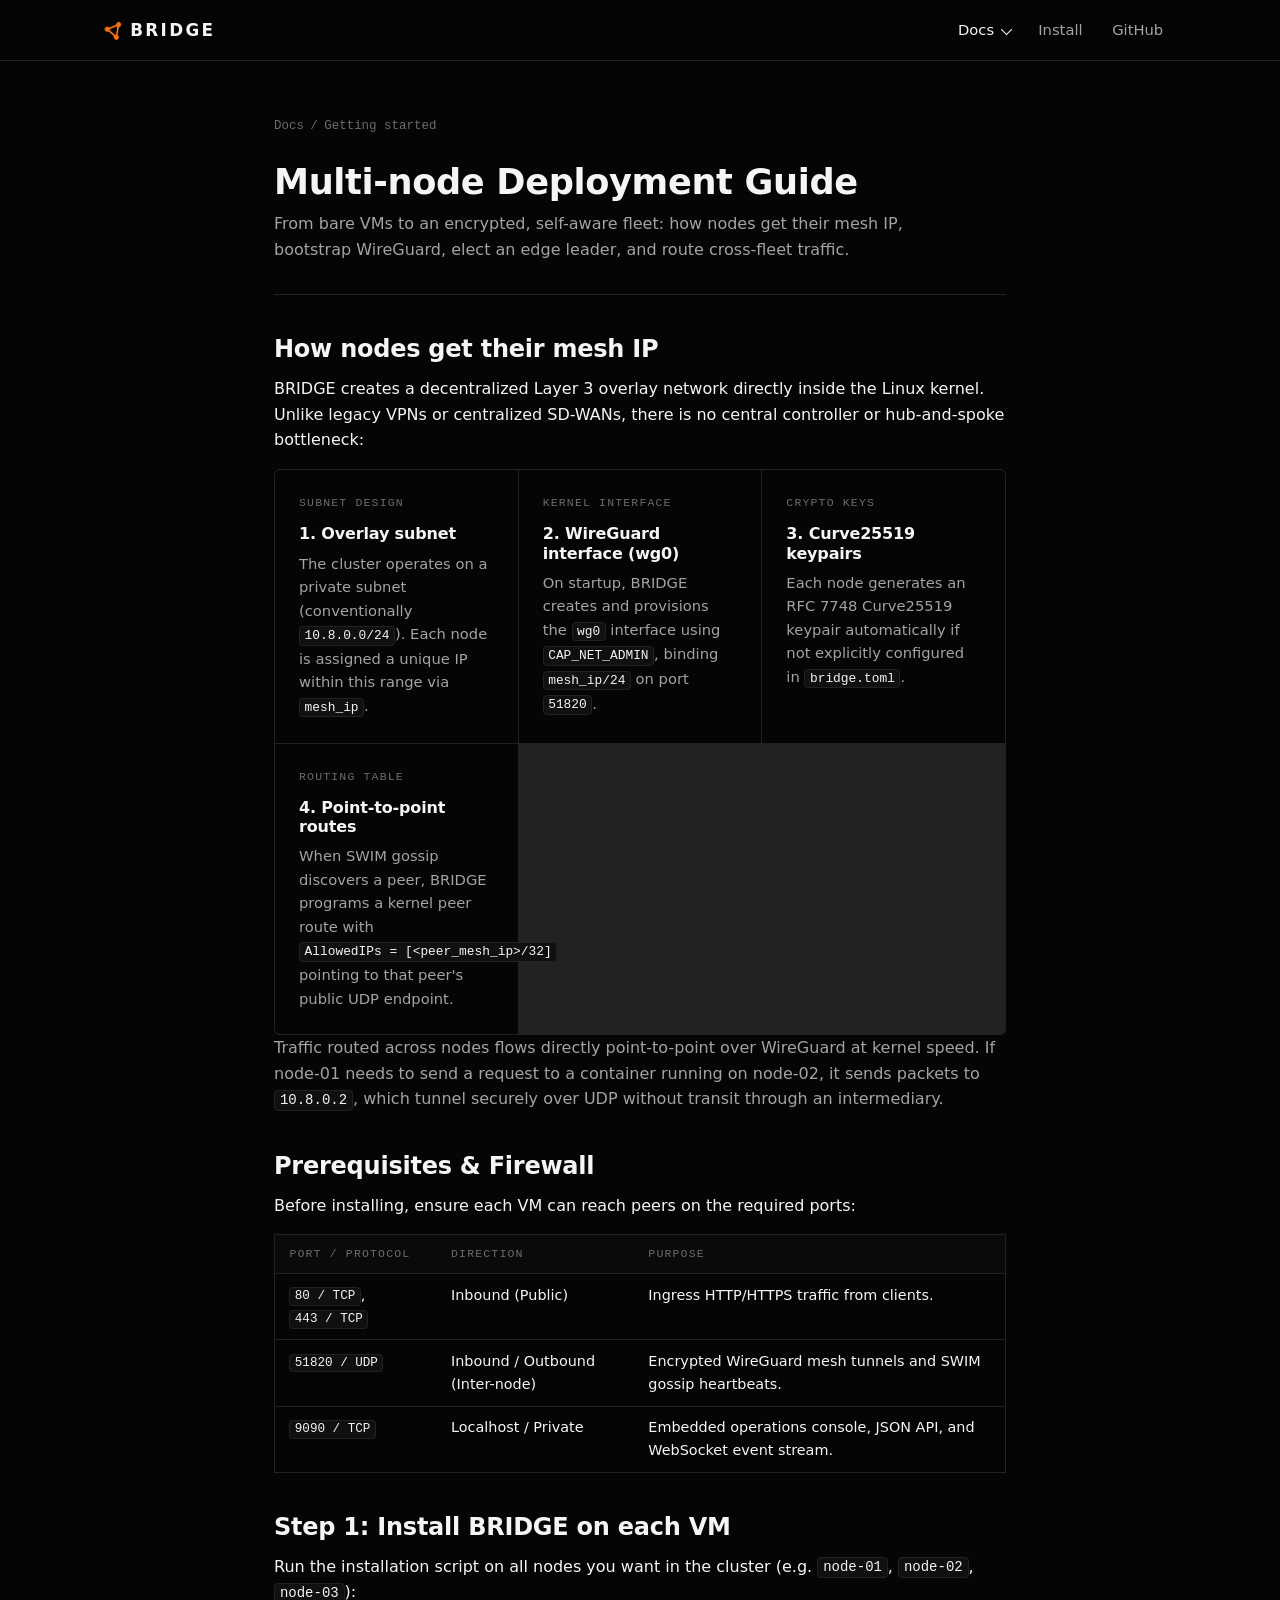
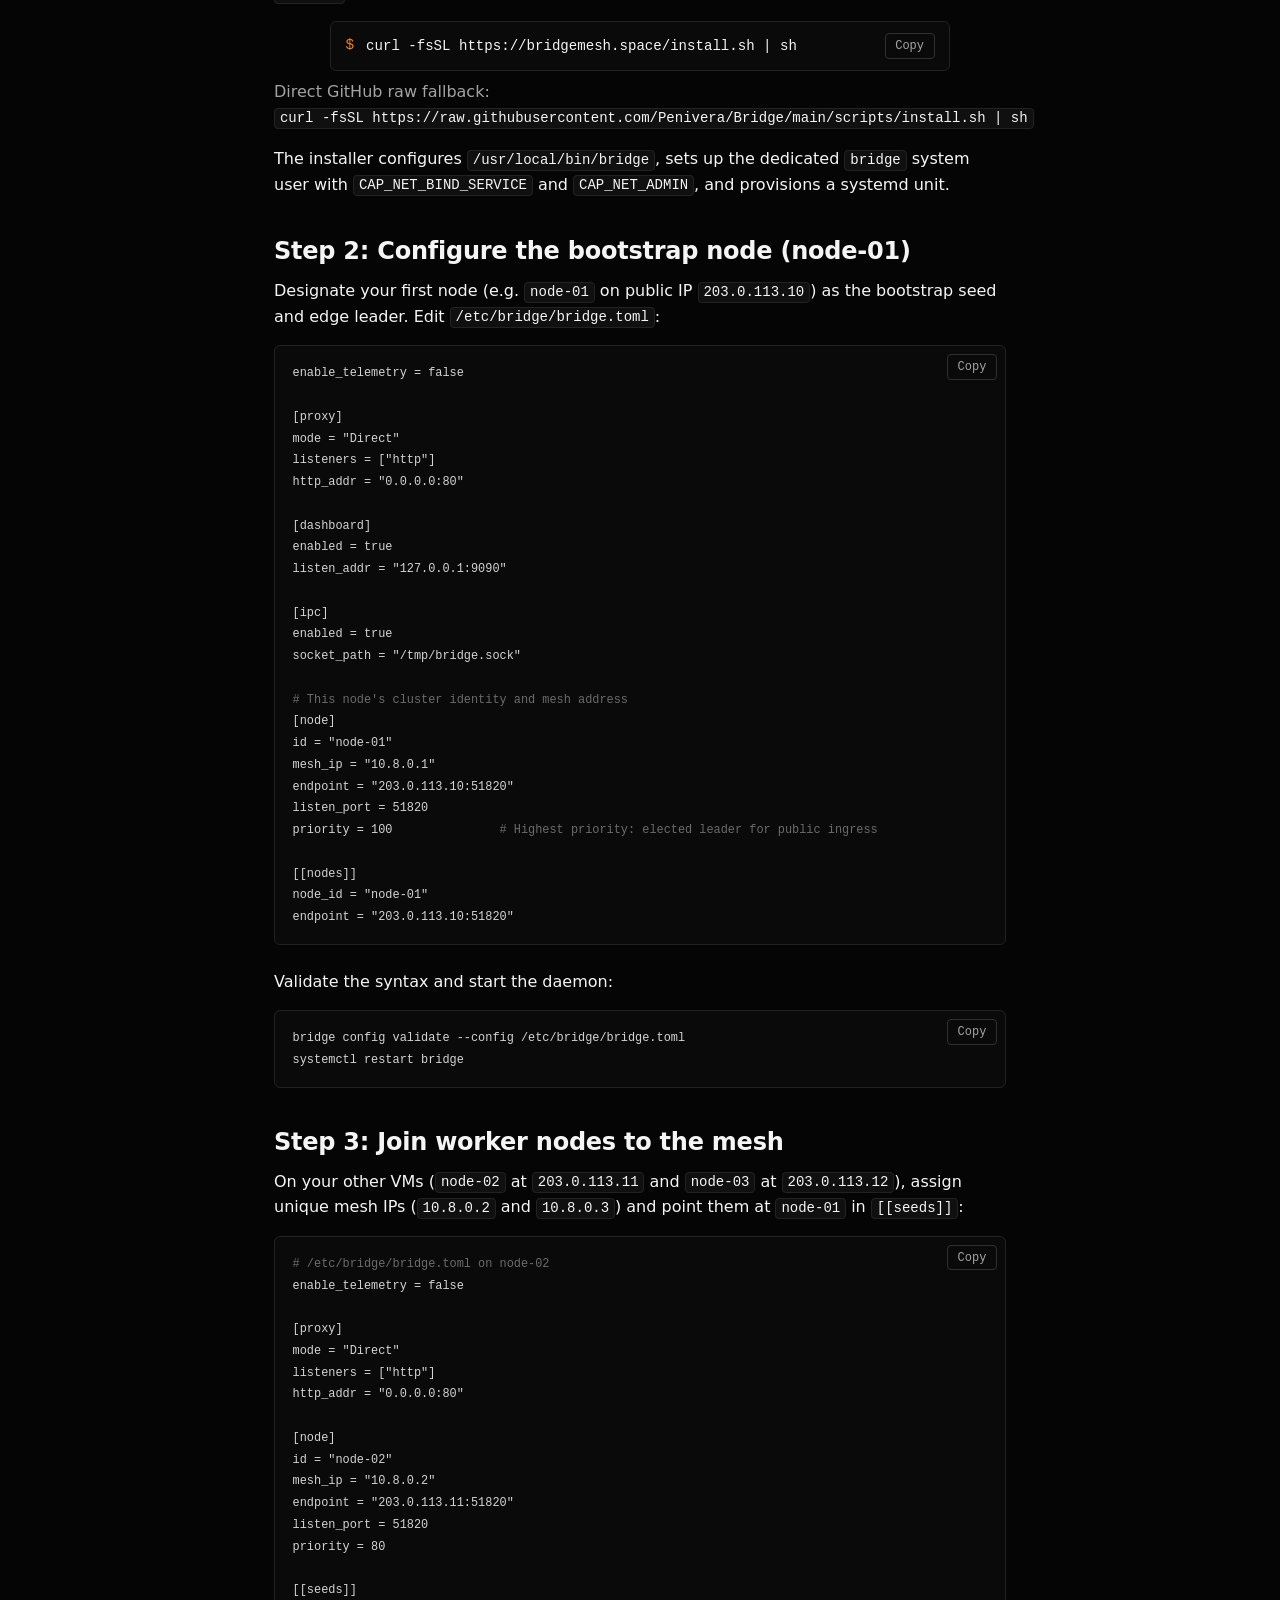
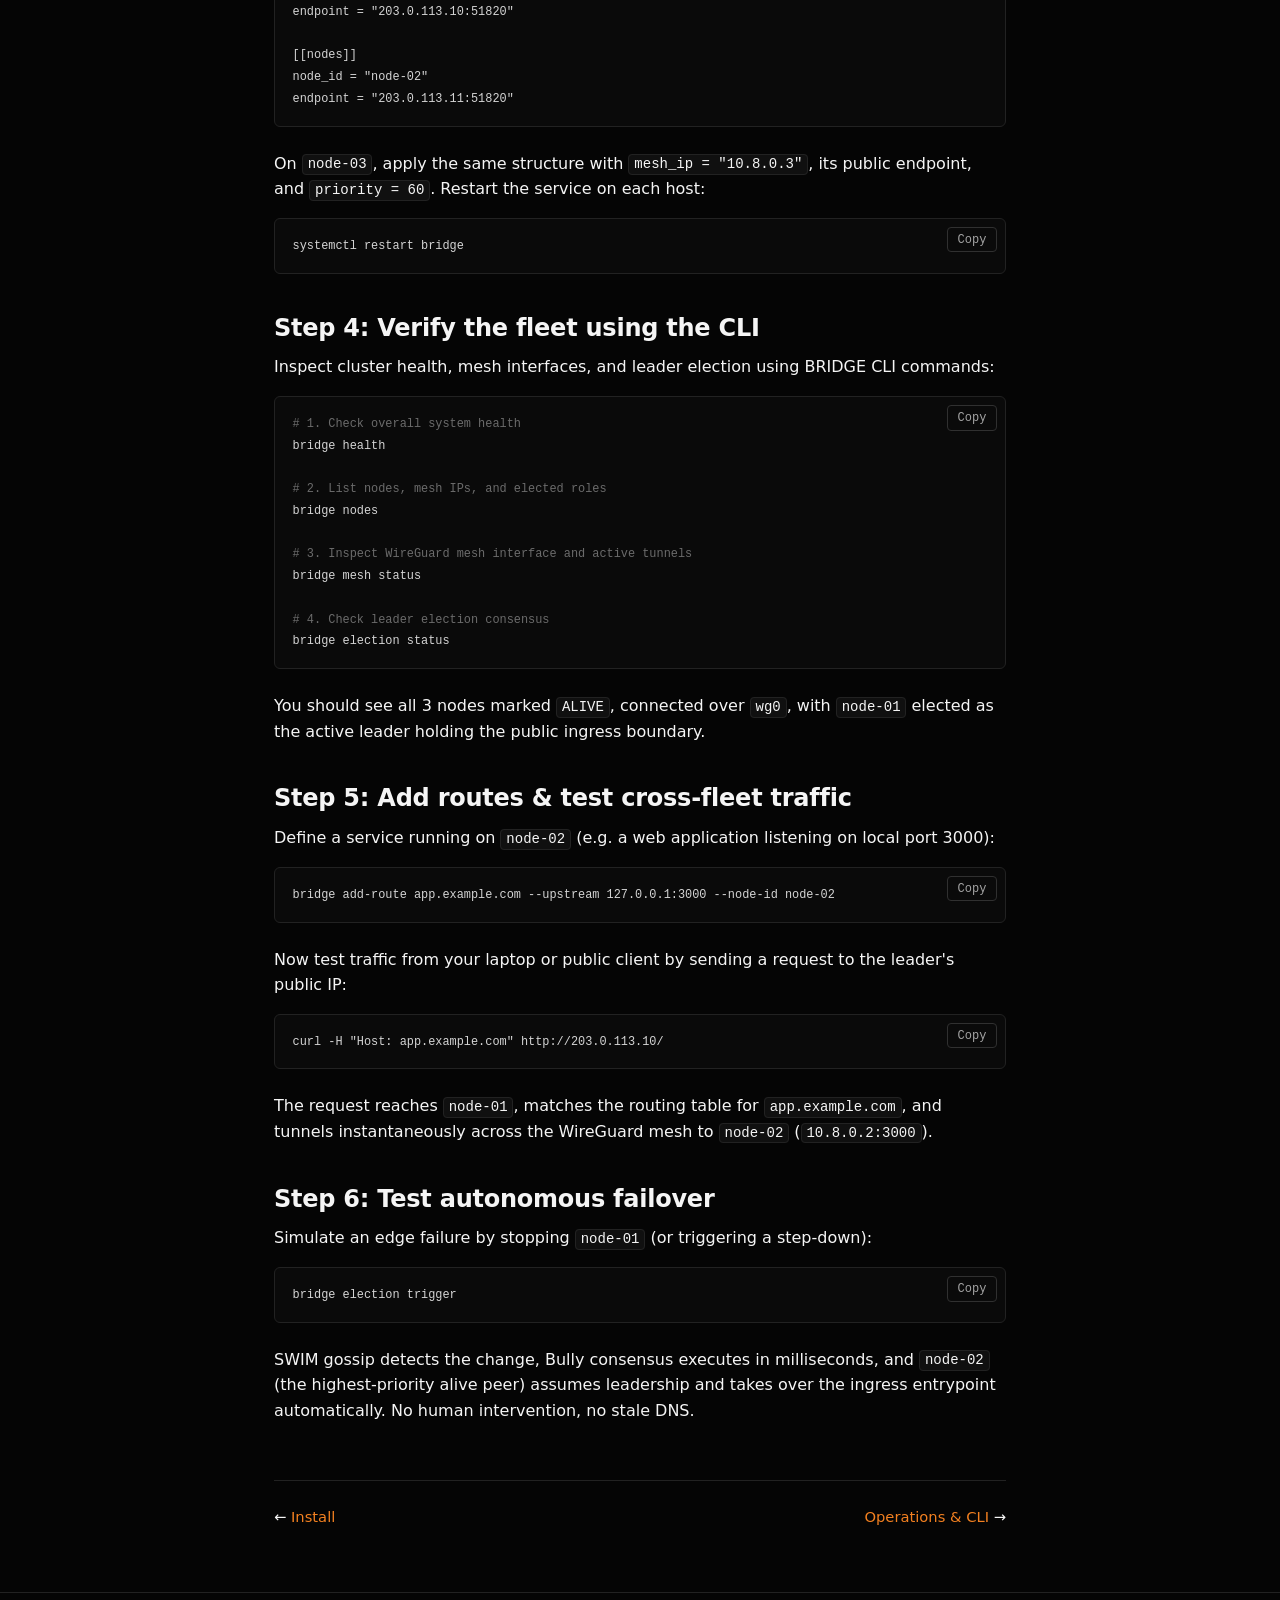
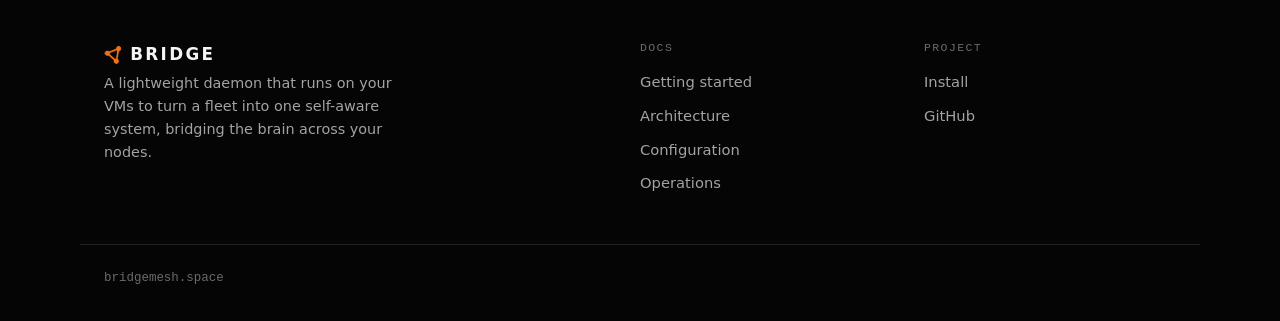
<file: website/docs/getting-started.html>
<!DOCTYPE html>
<html lang="en">
<head>
  <meta charset="utf-8">
  <meta name="viewport" content="width=device-width, initial-scale=1">
  <title>Getting started // BRIDGE docs</title>
  <meta name="description" content="Install BRIDGE, run a standalone node with its first route, then join a second node to the mesh.">
  <link rel="icon" type="image/png" href="../assets/favicon.png">
  <link rel="stylesheet" href="../assets/style.css">
</head>
<body>
  <a class="skip-link" href="#main">Skip to content</a>

  <header class="site-header">
    <div class="container header-inner">
      <a class="wordmark" href="../index.html"><img src="../assets/favicon.png" alt="" aria-hidden="true">BRIDGE</a>
      <button class="nav-toggle" aria-label="Toggle navigation" aria-expanded="false">
        <span></span><span></span>
      </button>
      <nav class="site-nav" aria-label="Primary">
        <ul>
          <li class="nav-item has-dropdown">
            <a href="getting-started.html" class="nav-docs-parent">Docs</a>
            <ul class="dropdown">
              <li><a href="getting-started.html">Getting started</a></li>
              <li><a href="architecture.html">Architecture</a></li>
              <li><a href="configuration.html">Configuration</a></li>
              <li><a href="operations.html">Operations</a></li>
            </ul>
          </li>
          <li class="nav-item"><a href="../install.html">Install</a></li>
          <li class="nav-item"><a href="https://github.com/Penivera/Bridge">GitHub</a></li>
        </ul>
      </nav>
    </div>
  </header>

  <main id="main">
    <div class="container docs-main">
      <div class="page-head">
        <p class="breadcrumb"><a href="getting-started.html">Docs</a><span class="sep">/</span>Getting started</p>
        <h1>Multi-node Deployment Guide</h1>
        <p class="lead">From bare VMs to an encrypted, self-aware fleet: how nodes get their mesh IP, bootstrap WireGuard, elect an edge leader, and route cross-fleet traffic.</p>
      </div>

      <h2 id="how-mesh-ip-works">How nodes get their mesh IP</h2>
      <p>
        BRIDGE creates a decentralized Layer 3 overlay network directly inside the Linux kernel.
        Unlike legacy VPNs or centralized SD-WANs, there is no central controller or hub-and-spoke bottleneck:
      </p>
      <div class="grid">
        <div class="card">
          <span class="card-tag">Subnet design</span>
          <h3>1. Overlay subnet</h3>
          <p>The cluster operates on a private subnet (conventionally <code>10.8.0.0/24</code>). Each node is assigned a unique IP within this range via <code>mesh_ip</code>.</p>
        </div>
        <div class="card">
          <span class="card-tag">Kernel interface</span>
          <h3>2. WireGuard interface (wg0)</h3>
          <p>On startup, BRIDGE creates and provisions the <code>wg0</code> interface using <code>CAP_NET_ADMIN</code>, binding <code>mesh_ip/24</code> on port <code>51820</code>.</p>
        </div>
        <div class="card">
          <span class="card-tag">Crypto keys</span>
          <h3>3. Curve25519 keypairs</h3>
          <p>Each node generates an RFC 7748 Curve25519 keypair automatically if not explicitly configured in <code>bridge.toml</code>.</p>
        </div>
        <div class="card">
          <span class="card-tag">Routing table</span>
          <h3>4. Point-to-point routes</h3>
          <p>When SWIM gossip discovers a peer, BRIDGE programs a kernel peer route with <code>AllowedIPs = [&lt;peer_mesh_ip&gt;/32]</code> pointing to that peer's public UDP endpoint.</p>
        </div>
      </div>
      <p class="muted">
        Traffic routed across nodes flows directly point-to-point over WireGuard at kernel speed. If node-01 needs to send a request to a container running on node-02, it sends packets to <code>10.8.0.2</code>, which tunnel securely over UDP without transit through an intermediary.
      </p>

      <h2 id="prerequisites">Prerequisites &amp; Firewall</h2>
      <p>Before installing, ensure each VM can reach peers on the required ports:</p>
      <div class="table-wrap">
        <table>
          <thead><tr><th>Port / Protocol</th><th>Direction</th><th>Purpose</th></tr></thead>
          <tbody>
            <tr><td><code>80 / TCP</code>, <code>443 / TCP</code></td><td>Inbound (Public)</td><td>Ingress HTTP/HTTPS traffic from clients.</td></tr>
            <tr><td><code>51820 / UDP</code></td><td>Inbound / Outbound (Inter-node)</td><td>Encrypted WireGuard mesh tunnels and SWIM gossip heartbeats.</td></tr>
            <tr><td><code>9090 / TCP</code></td><td>Localhost / Private</td><td>Embedded operations console, JSON API, and WebSocket event stream.</td></tr>
          </tbody>
        </table>
      </div>

      <h2 id="step-1-install">Step 1: Install BRIDGE on each VM</h2>
      <p>Run the installation script on all nodes you want in the cluster (e.g. <code>node-01</code>, <code>node-02</code>, <code>node-03</code>):</p>
      <div class="cmd-bar">
        <span class="prompt" aria-hidden="true">$</span>
        <code id="gs-install-cmd">curl -fsSL https://bridgemesh.space/install.sh | sh</code>
        <button class="copy-btn" type="button" data-copy-target="#gs-install-cmd">Copy</button>
      </div>
      <p class="muted" style="margin-top: 0.5rem; margin-bottom: 1rem;">
        Direct GitHub raw fallback: <code>curl -fsSL https://raw.githubusercontent.com/Penivera/Bridge/main/scripts/install.sh | sh</code>
      </p>
      <p>
        The installer configures <code>/usr/local/bin/bridge</code>, sets up the dedicated
        <code>bridge</code> system user with <code>CAP_NET_BIND_SERVICE</code> and
        <code>CAP_NET_ADMIN</code>, and provisions a systemd unit.
      </p>

      <h2 id="step-2-bootstrap">Step 2: Configure the bootstrap node (node-01)</h2>
      <p>
        Designate your first node (e.g. <code>node-01</code> on public IP <code>203.0.113.10</code>)
        as the bootstrap seed and edge leader. Edit <code>/etc/bridge/bridge.toml</code>:
      </p>
      <div class="codeblock">
        <button class="copy-btn" type="button" data-copy-target="#gs-node1-cfg">Copy</button>
<pre id="gs-node1-cfg"><code>enable_telemetry = false

[proxy]
mode = "Direct"
listeners = ["http"]
http_addr = "0.0.0.0:80"

[dashboard]
enabled = true
listen_addr = "127.0.0.1:9090"

[ipc]
enabled = true
socket_path = "/tmp/bridge.sock"

<span class="c"># This node's cluster identity and mesh address</span>
[node]
id = "node-01"
mesh_ip = "10.8.0.1"
endpoint = "203.0.113.10:51820"
listen_port = 51820
priority = 100               <span class="c"># Highest priority: elected leader for public ingress</span>

[[nodes]]
node_id = "node-01"
endpoint = "203.0.113.10:51820"</code></pre>
      </div>
      <p>Validate the syntax and start the daemon:</p>
      <div class="codeblock">
        <button class="copy-btn" type="button" data-copy-target="#gs-validate-cmd">Copy</button>
<pre id="gs-validate-cmd"><code>bridge config validate --config /etc/bridge/bridge.toml
systemctl restart bridge</code></pre>
      </div>

      <h2 id="step-3-join">Step 3: Join worker nodes to the mesh</h2>
      <p>
        On your other VMs (<code>node-02</code> at <code>203.0.113.11</code> and <code>node-03</code> at <code>203.0.113.12</code>),
        assign unique mesh IPs (<code>10.8.0.2</code> and <code>10.8.0.3</code>) and point them at <code>node-01</code> in <code>[[seeds]]</code>:
      </p>
      <div class="codeblock">
        <button class="copy-btn" type="button" data-copy-target="#gs-node2-cfg">Copy</button>
<pre id="gs-node2-cfg"><code><span class="c"># /etc/bridge/bridge.toml on node-02</span>
enable_telemetry = false

[proxy]
mode = "Direct"
listeners = ["http"]
http_addr = "0.0.0.0:80"

[node]
id = "node-02"
mesh_ip = "10.8.0.2"
endpoint = "203.0.113.11:51820"
listen_port = 51820
priority = 80

[[seeds]]
endpoint = "203.0.113.10:51820"

[[nodes]]
node_id = "node-02"
endpoint = "203.0.113.11:51820"</code></pre>
      </div>
      <p>
        On <code>node-03</code>, apply the same structure with <code>mesh_ip = "10.8.0.3"</code>,
        its public endpoint, and <code>priority = 60</code>. Restart the service on each host:
      </p>
      <div class="codeblock">
        <button class="copy-btn" type="button" data-copy-target="#gs-restart-cmd">Copy</button>
<pre id="gs-restart-cmd"><code>systemctl restart bridge</code></pre>
      </div>

      <h2 id="step-4-verify">Step 4: Verify the fleet using the CLI</h2>
      <p>Inspect cluster health, mesh interfaces, and leader election using BRIDGE CLI commands:</p>
      <div class="codeblock">
        <button class="copy-btn" type="button" data-copy-target="#gs-verify-cmds">Copy</button>
<pre id="gs-verify-cmds"><code><span class="c"># 1. Check overall system health</span>
bridge health

<span class="c"># 2. List nodes, mesh IPs, and elected roles</span>
bridge nodes

<span class="c"># 3. Inspect WireGuard mesh interface and active tunnels</span>
bridge mesh status

<span class="c"># 4. Check leader election consensus</span>
bridge election status</code></pre>
      </div>
      <p>You should see all 3 nodes marked <code>ALIVE</code>, connected over <code>wg0</code>, with <code>node-01</code> elected as the active leader holding the public ingress boundary.</p>

      <h2 id="step-5-services">Step 5: Add routes &amp; test cross-fleet traffic</h2>
      <p>
        Define a service running on <code>node-02</code> (e.g. a web application listening on local port 3000):
      </p>
      <div class="codeblock">
        <button class="copy-btn" type="button" data-copy-target="#gs-add-route-cmd">Copy</button>
<pre id="gs-add-route-cmd"><code>bridge add-route app.example.com --upstream 127.0.0.1:3000 --node-id node-02</code></pre>
      </div>
      <p>
        Now test traffic from your laptop or public client by sending a request to the leader's public IP:
      </p>
      <div class="codeblock">
        <button class="copy-btn" type="button" data-copy-target="#gs-curl-test">Copy</button>
<pre id="gs-curl-test"><code>curl -H "Host: app.example.com" http://203.0.113.10/</code></pre>
      </div>
      <p>
        The request reaches <code>node-01</code>, matches the routing table for <code>app.example.com</code>,
        and tunnels instantaneously across the WireGuard mesh to <code>node-02</code> (<code>10.8.0.2:3000</code>).
      </p>

      <h2 id="step-6-failover">Step 6: Test autonomous failover</h2>
      <p>
        Simulate an edge failure by stopping <code>node-01</code> (or triggering a step-down):
      </p>
      <div class="codeblock">
        <button class="copy-btn" type="button" data-copy-target="#gs-stepdown-cmd">Copy</button>
<pre id="gs-stepdown-cmd"><code>bridge election trigger</code></pre>
      </div>
      <p>
        SWIM gossip detects the change, Bully consensus executes in milliseconds, and
        <code>node-02</code> (the highest-priority alive peer) assumes leadership and takes
        over the ingress entrypoint automatically. No human intervention, no stale DNS.
      </p>

      <div class="docs-nav-footer">
        <span>&larr; <a href="../install.html">Install</a></span>
        <span><a href="operations.html">Operations &amp; CLI</a> &rarr;</span>
      </div>
    </div>
  </main>

  <footer class="site-footer">
    <div class="container footer-grid">
      <div>
        <a class="wordmark" href="../index.html"><img src="../assets/favicon.png" alt="" aria-hidden="true">BRIDGE</a>
        <p class="muted">A lightweight daemon that runs on your VMs to turn a fleet into one self-aware system, bridging the brain across your nodes.</p>
      </div>
      <nav aria-label="Documentation">
        <h4>Docs</h4>
        <ul>
          <li><a href="getting-started.html">Getting started</a></li>
          <li><a href="architecture.html">Architecture</a></li>
          <li><a href="configuration.html">Configuration</a></li>
          <li><a href="operations.html">Operations</a></li>
        </ul>
      </nav>
      <nav aria-label="Project">
        <h4>Project</h4>
        <ul>
          <li><a href="../install.html">Install</a></li>
          <li><a href="https://github.com/Penivera/Bridge">GitHub</a></li>
        </ul>
      </nav>
    </div>
    <div class="container footer-base">bridgemesh.space</div>
  </footer>

  <script src="../assets/site.js"></script>
</body>
</html>
</file>
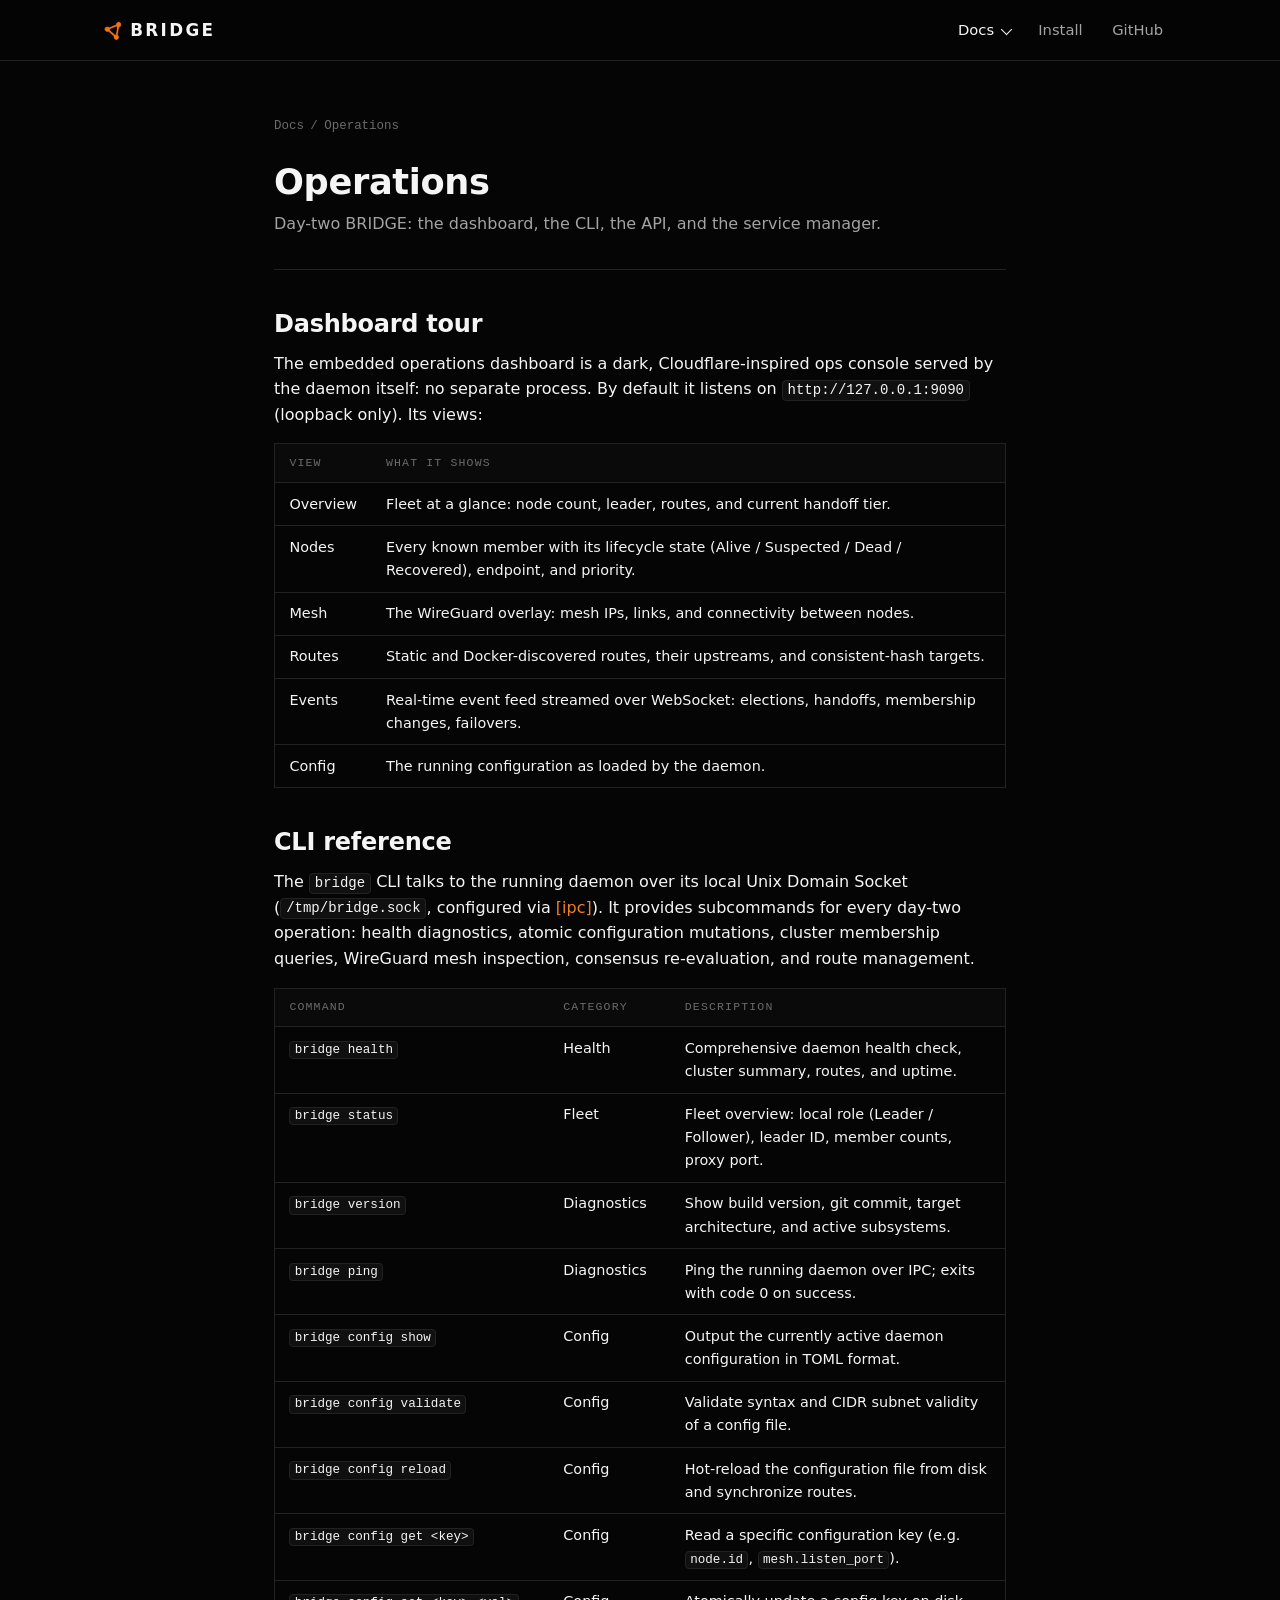
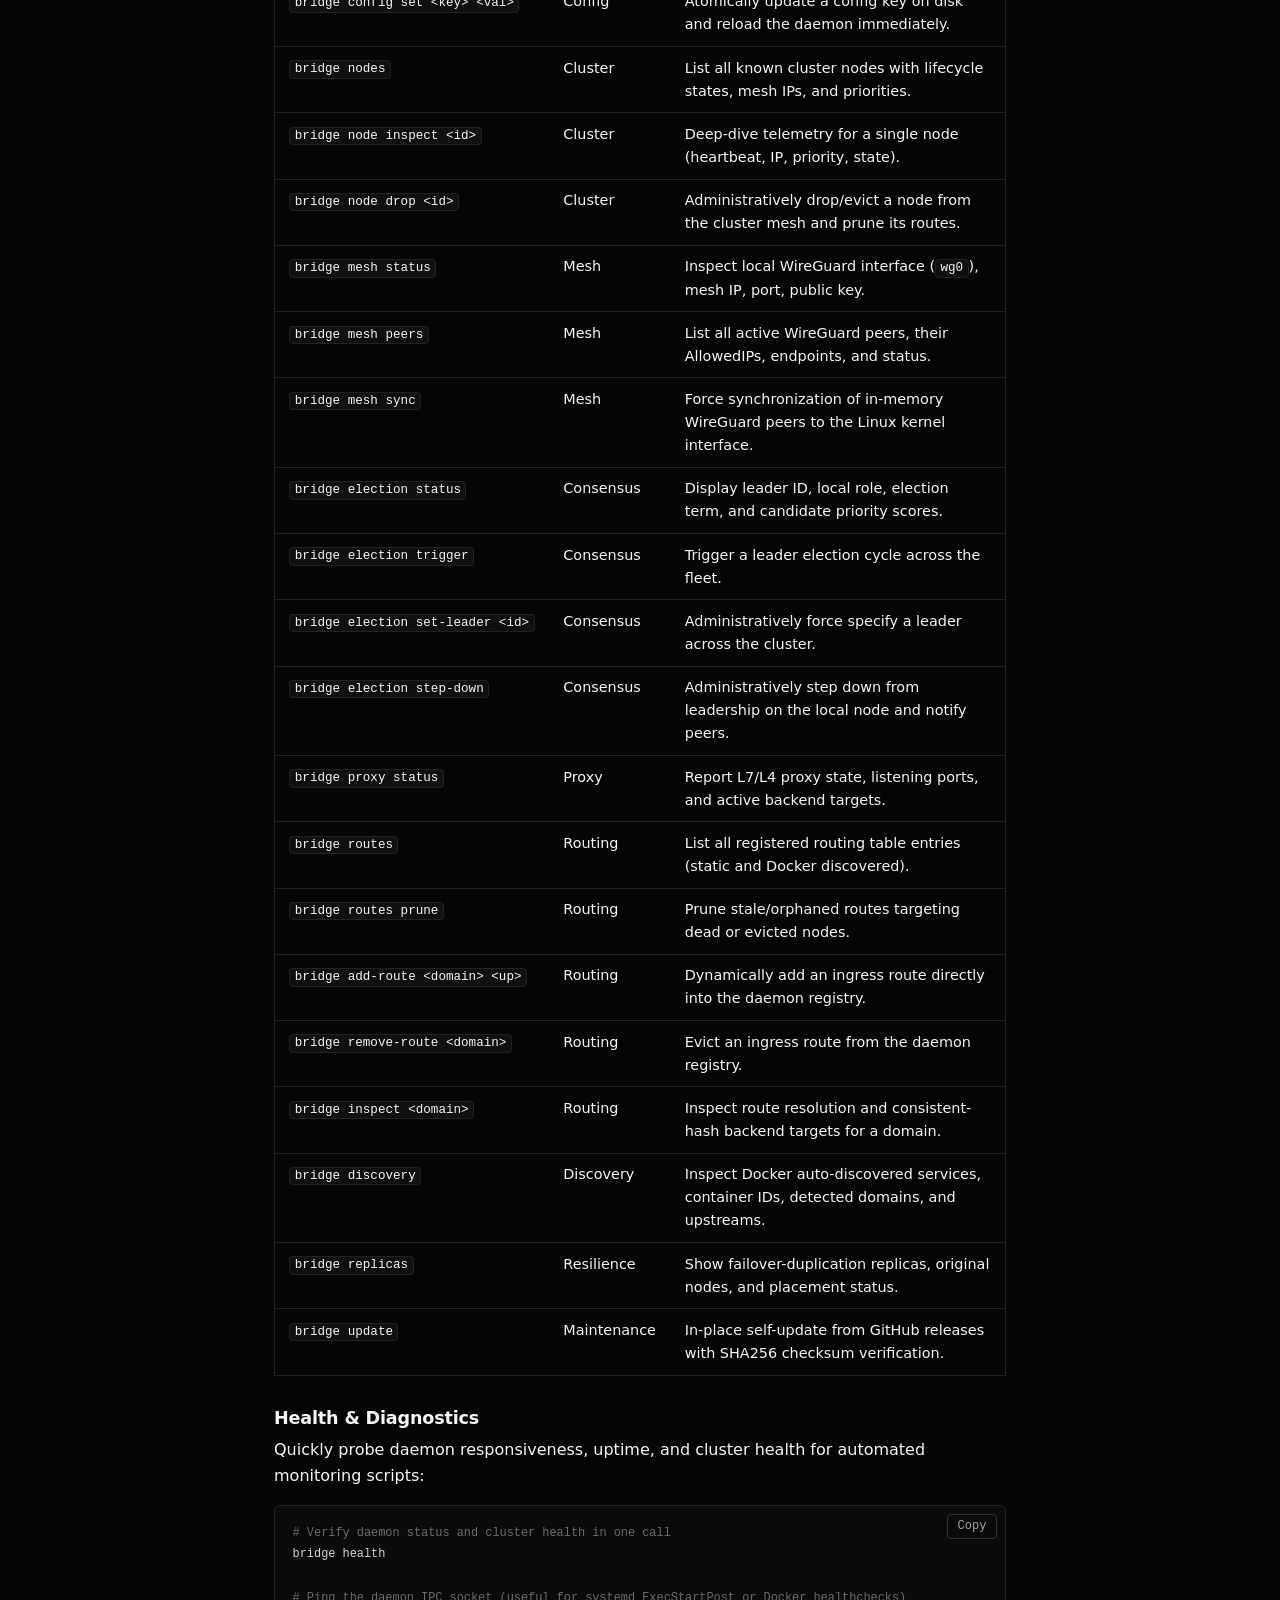
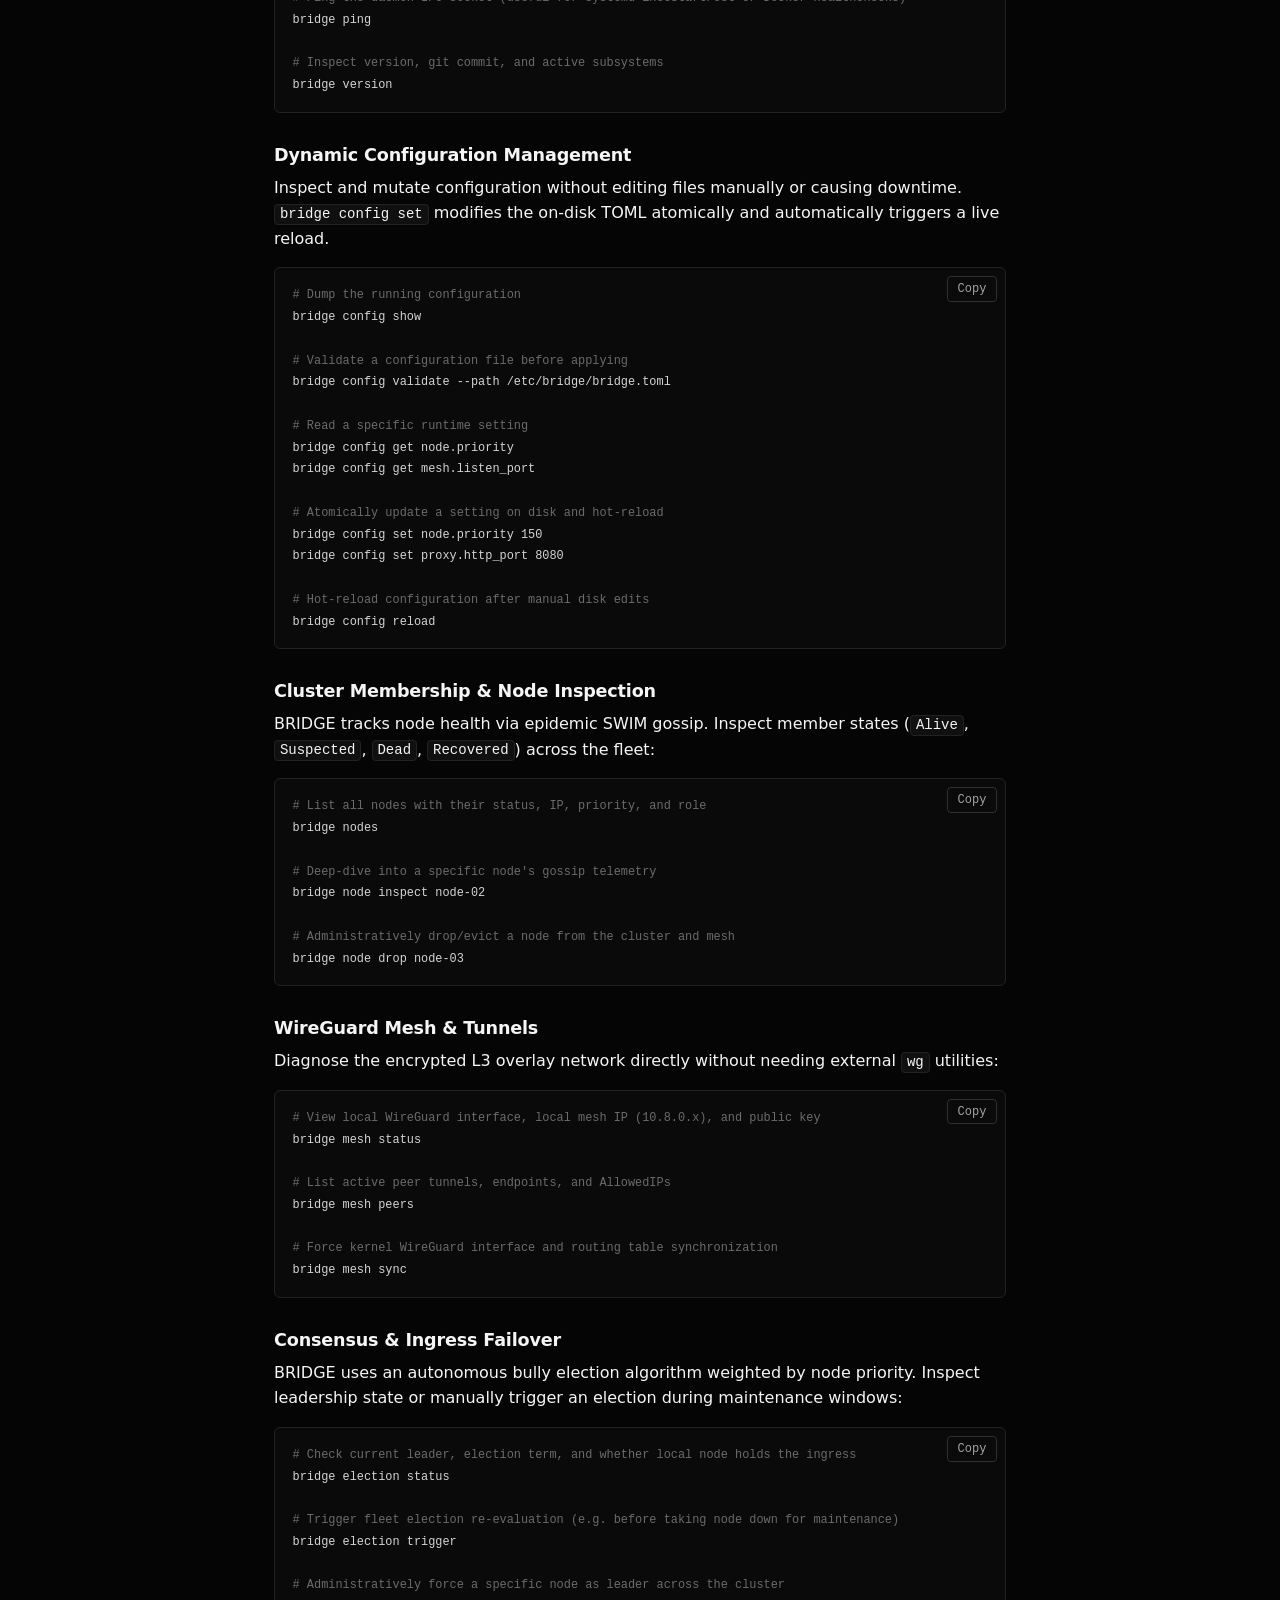
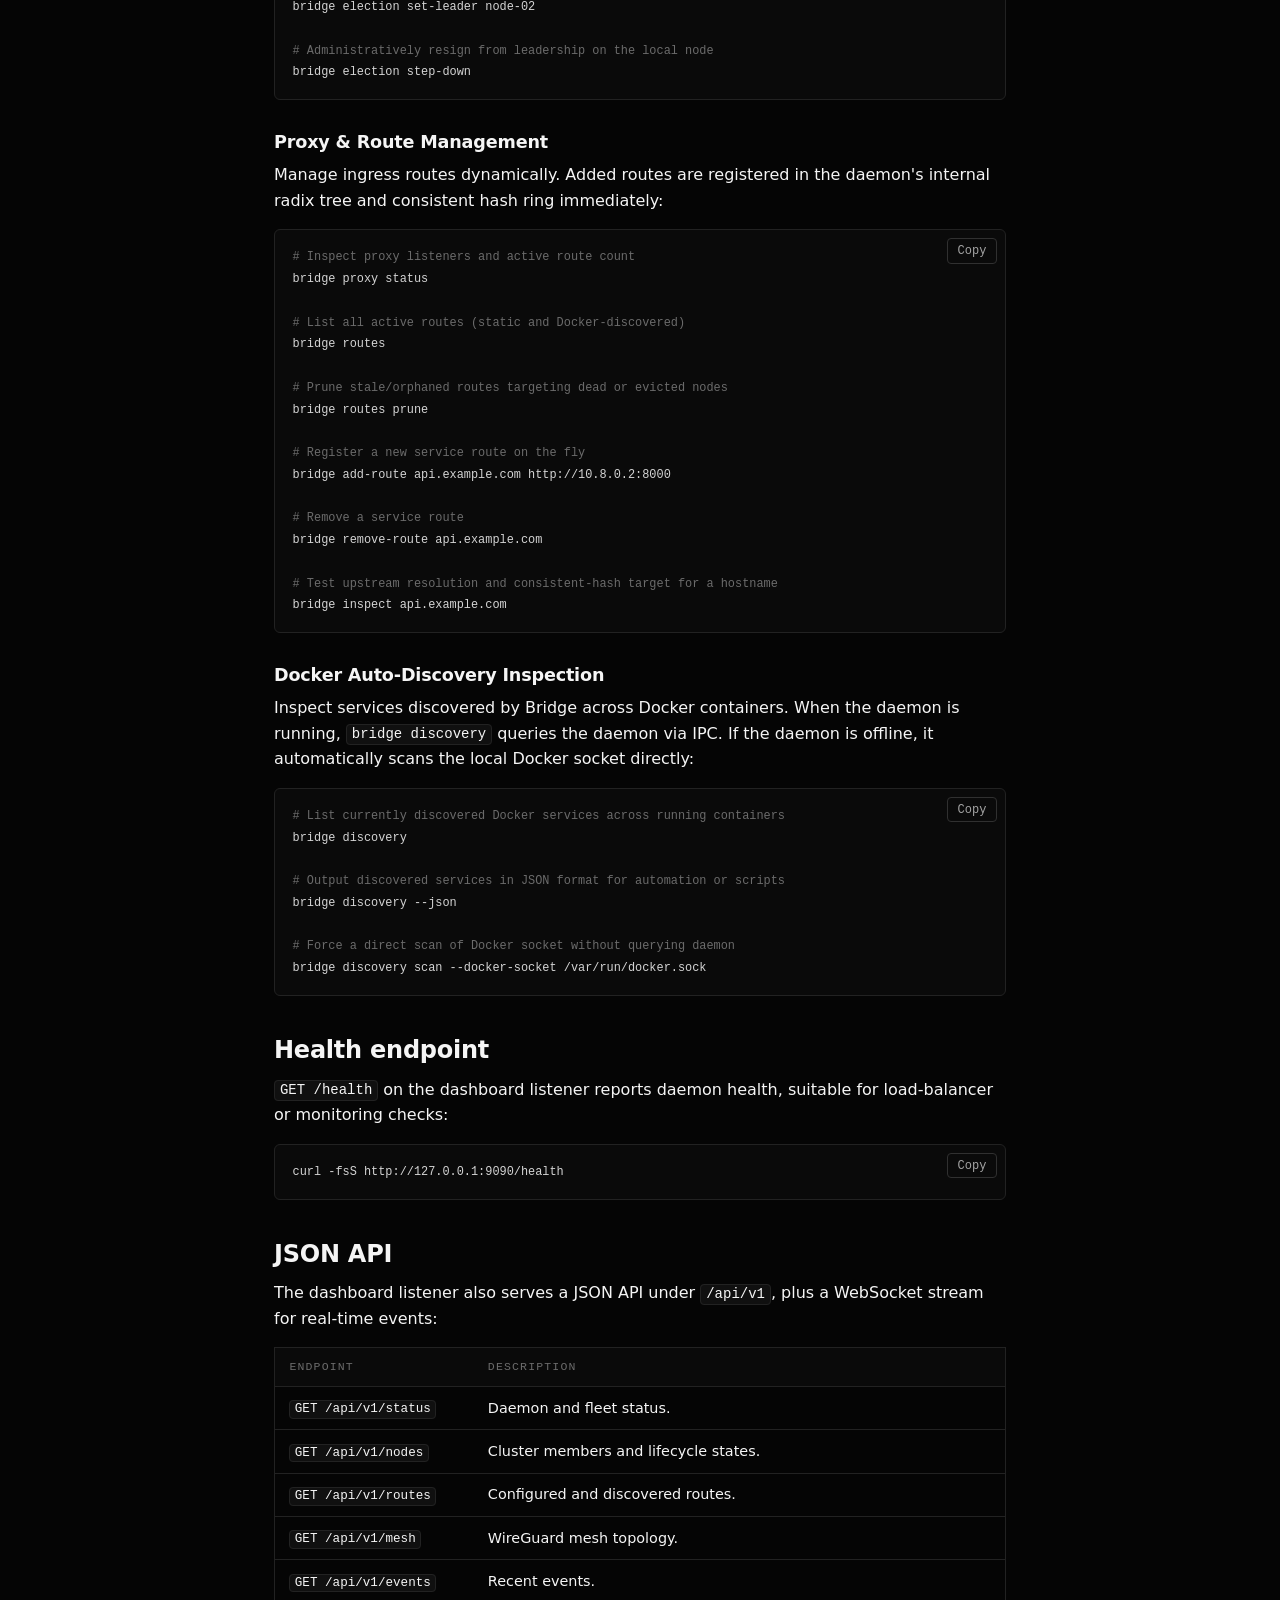
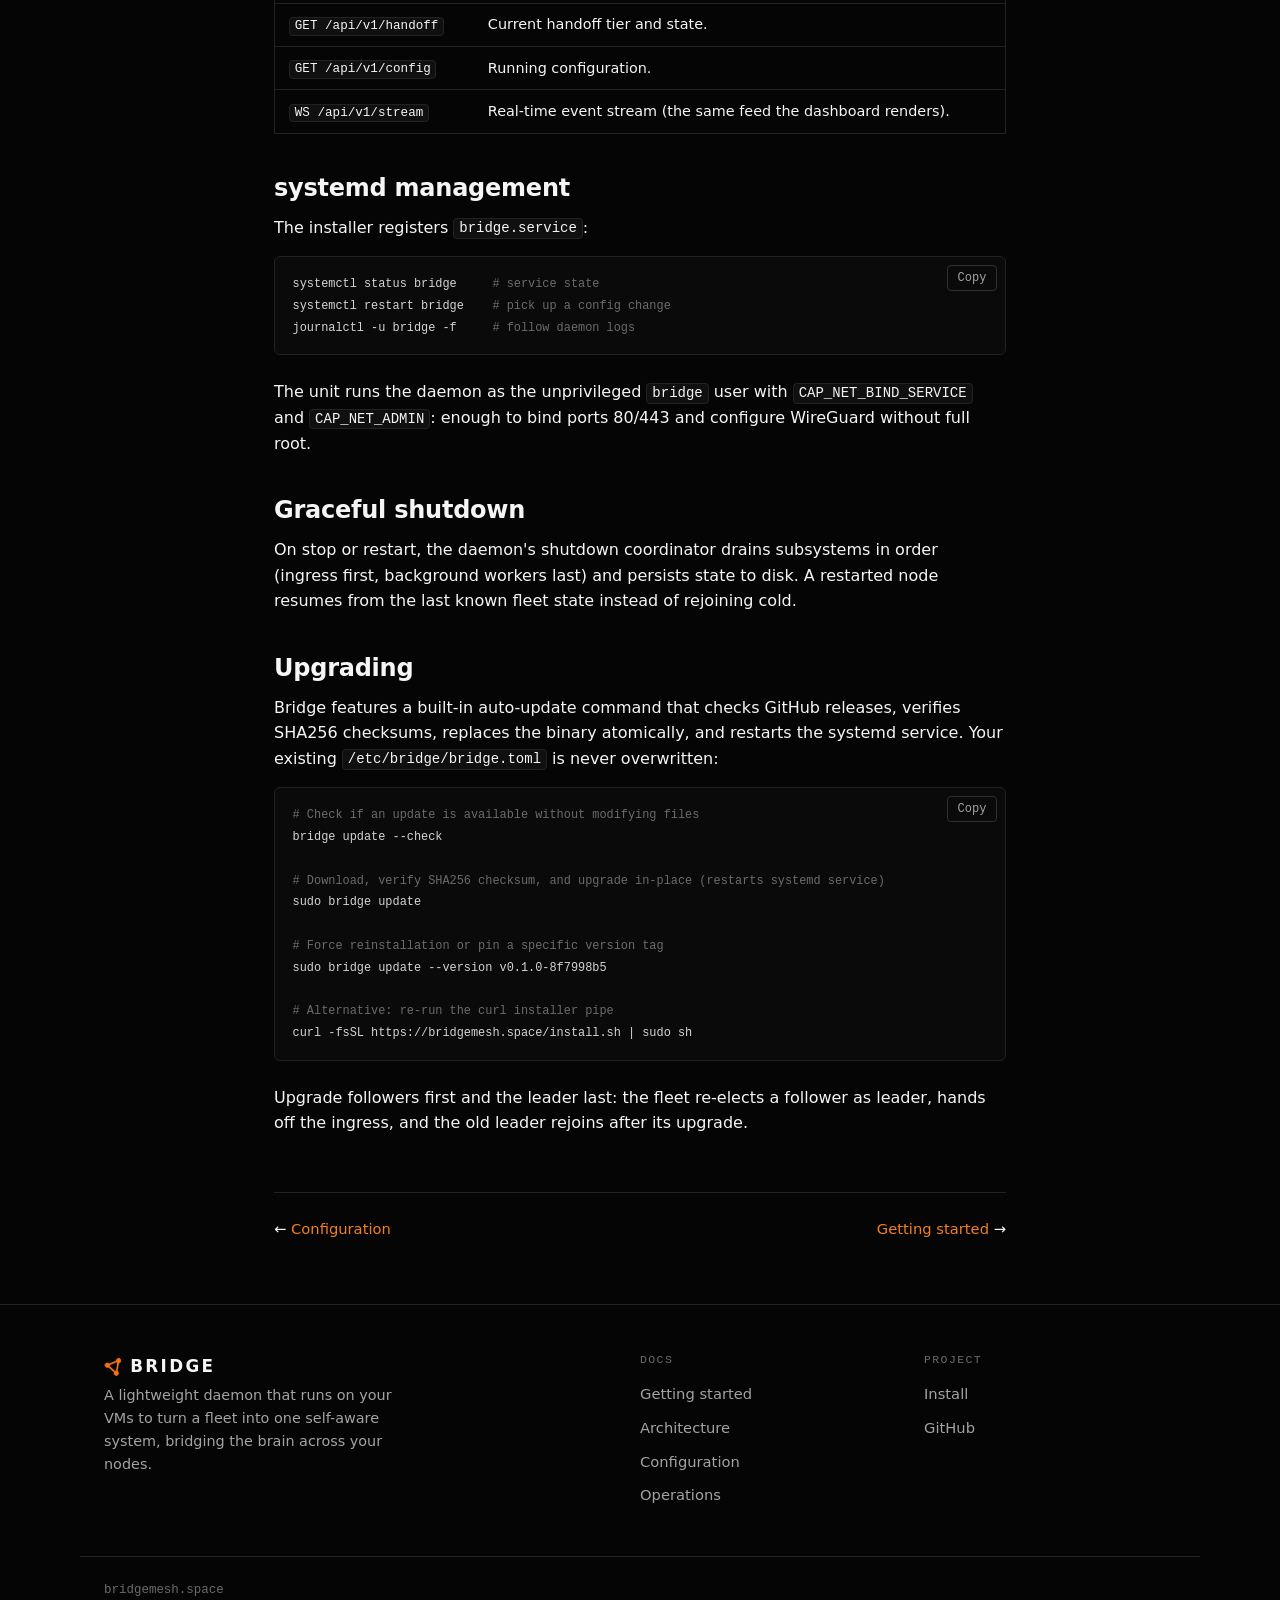
<file: website/docs/operations.html>
<!DOCTYPE html>
<html lang="en">
<head>
  <meta charset="utf-8">
  <meta name="viewport" content="width=device-width, initial-scale=1">
  <title>Operations // BRIDGE docs</title>
  <meta name="description" content="Run BRIDGE in production: dashboard tour, CLI reference, health and JSON API endpoints, systemd management, graceful shutdown, and upgrades.">
  <link rel="icon" type="image/png" href="../assets/favicon.png">
  <link rel="stylesheet" href="../assets/style.css">
</head>
<body>
  <a class="skip-link" href="#main">Skip to content</a>

  <header class="site-header">
    <div class="container header-inner">
      <a class="wordmark" href="../index.html"><img src="../assets/favicon.png" alt="" aria-hidden="true">BRIDGE</a>
      <button class="nav-toggle" aria-label="Toggle navigation" aria-expanded="false">
        <span></span><span></span>
      </button>
      <nav class="site-nav" aria-label="Primary">
        <ul>
          <li class="nav-item has-dropdown">
            <a href="getting-started.html" class="nav-docs-parent">Docs</a>
            <ul class="dropdown">
              <li><a href="getting-started.html">Getting started</a></li>
              <li><a href="architecture.html">Architecture</a></li>
              <li><a href="configuration.html">Configuration</a></li>
              <li><a href="operations.html">Operations</a></li>
            </ul>
          </li>
          <li class="nav-item"><a href="../install.html">Install</a></li>
          <li class="nav-item"><a href="https://github.com/Penivera/Bridge">GitHub</a></li>
        </ul>
      </nav>
    </div>
  </header>

  <main id="main">
    <div class="container docs-main">
      <div class="page-head">
        <p class="breadcrumb"><a href="getting-started.html">Docs</a><span class="sep">/</span>Operations</p>
        <h1>Operations</h1>
        <p class="lead">Day-two BRIDGE: the dashboard, the CLI, the API, and the service manager.</p>
      </div>

      <h2 id="dashboard">Dashboard tour</h2>
      <p>
        The embedded operations dashboard is a dark, Cloudflare-inspired ops console served
        by the daemon itself: no separate process. By default it listens on
        <code>http://127.0.0.1:9090</code> (loopback only). Its views:
      </p>
      <div class="table-wrap">
        <table>
          <thead><tr><th>View</th><th>What it shows</th></tr></thead>
          <tbody>
            <tr><td>Overview</td><td>Fleet at a glance: node count, leader, routes, and current handoff tier.</td></tr>
            <tr><td>Nodes</td><td>Every known member with its lifecycle state (Alive / Suspected / Dead / Recovered), endpoint, and priority.</td></tr>
            <tr><td>Mesh</td><td>The WireGuard overlay: mesh IPs, links, and connectivity between nodes.</td></tr>
            <tr><td>Routes</td><td>Static and Docker-discovered routes, their upstreams, and consistent-hash targets.</td></tr>
            <tr><td>Events</td><td>Real-time event feed streamed over WebSocket: elections, handoffs, membership changes, failovers.</td></tr>
            <tr><td>Config</td><td>The running configuration as loaded by the daemon.</td></tr>
          </tbody>
        </table>
      </div>

      <h2 id="cli">CLI reference</h2>
      <p>
        The <code>bridge</code> CLI talks to the running daemon over its local Unix Domain Socket
        (<code>/tmp/bridge.sock</code>, configured via <a href="configuration.html">[ipc]</a>).
        It provides subcommands for every day-two operation: health diagnostics, atomic configuration mutations,
        cluster membership queries, WireGuard mesh inspection, consensus re-evaluation, and route management.
      </p>

      <div class="table-wrap">
        <table>
          <thead><tr><th>Command</th><th>Category</th><th>Description</th></tr></thead>
          <tbody>
            <tr><td><code>bridge health</code></td><td>Health</td><td>Comprehensive daemon health check, cluster summary, routes, and uptime.</td></tr>
            <tr><td><code>bridge status</code></td><td>Fleet</td><td>Fleet overview: local role (Leader / Follower), leader ID, member counts, proxy port.</td></tr>
            <tr><td><code>bridge version</code></td><td>Diagnostics</td><td>Show build version, git commit, target architecture, and active subsystems.</td></tr>
            <tr><td><code>bridge ping</code></td><td>Diagnostics</td><td>Ping the running daemon over IPC; exits with code 0 on success.</td></tr>
            <tr><td><code>bridge config show</code></td><td>Config</td><td>Output the currently active daemon configuration in TOML format.</td></tr>
            <tr><td><code>bridge config validate</code></td><td>Config</td><td>Validate syntax and CIDR subnet validity of a config file.</td></tr>
            <tr><td><code>bridge config reload</code></td><td>Config</td><td>Hot-reload the configuration file from disk and synchronize routes.</td></tr>
            <tr><td><code>bridge config get &lt;key&gt;</code></td><td>Config</td><td>Read a specific configuration key (e.g. <code>node.id</code>, <code>mesh.listen_port</code>).</td></tr>
            <tr><td><code>bridge config set &lt;key&gt; &lt;val&gt;</code></td><td>Config</td><td>Atomically update a config key on disk and reload the daemon immediately.</td></tr>
            <tr><td><code>bridge nodes</code></td><td>Cluster</td><td>List all known cluster nodes with lifecycle states, mesh IPs, and priorities.</td></tr>
            <tr><td><code>bridge node inspect &lt;id&gt;</code></td><td>Cluster</td><td>Deep-dive telemetry for a single node (heartbeat, IP, priority, state).</td></tr>
            <tr><td><code>bridge node drop &lt;id&gt;</code></td><td>Cluster</td><td>Administratively drop/evict a node from the cluster mesh and prune its routes.</td></tr>
            <tr><td><code>bridge mesh status</code></td><td>Mesh</td><td>Inspect local WireGuard interface (<code>wg0</code>), mesh IP, port, public key.</td></tr>
            <tr><td><code>bridge mesh peers</code></td><td>Mesh</td><td>List all active WireGuard peers, their AllowedIPs, endpoints, and status.</td></tr>
            <tr><td><code>bridge mesh sync</code></td><td>Mesh</td><td>Force synchronization of in-memory WireGuard peers to the Linux kernel interface.</td></tr>
            <tr><td><code>bridge election status</code></td><td>Consensus</td><td>Display leader ID, local role, election term, and candidate priority scores.</td></tr>
            <tr><td><code>bridge election trigger</code></td><td>Consensus</td><td>Trigger a leader election cycle across the fleet.</td></tr>
            <tr><td><code>bridge election set-leader &lt;id&gt;</code></td><td>Consensus</td><td>Administratively force specify a leader across the cluster.</td></tr>
            <tr><td><code>bridge election step-down</code></td><td>Consensus</td><td>Administratively step down from leadership on the local node and notify peers.</td></tr>
            <tr><td><code>bridge proxy status</code></td><td>Proxy</td><td>Report L7/L4 proxy state, listening ports, and active backend targets.</td></tr>
            <tr><td><code>bridge routes</code></td><td>Routing</td><td>List all registered routing table entries (static and Docker discovered).</td></tr>
            <tr><td><code>bridge routes prune</code></td><td>Routing</td><td>Prune stale/orphaned routes targeting dead or evicted nodes.</td></tr>
            <tr><td><code>bridge add-route &lt;domain&gt; &lt;up&gt;</code></td><td>Routing</td><td>Dynamically add an ingress route directly into the daemon registry.</td></tr>
            <tr><td><code>bridge remove-route &lt;domain&gt;</code></td><td>Routing</td><td>Evict an ingress route from the daemon registry.</td></tr>
            <tr><td><code>bridge inspect &lt;domain&gt;</code></td><td>Routing</td><td>Inspect route resolution and consistent-hash backend targets for a domain.</td></tr>
            <tr><td><code>bridge discovery</code></td><td>Discovery</td><td>Inspect Docker auto-discovered services, container IDs, detected domains, and upstreams.</td></tr>
            <tr><td><code>bridge replicas</code></td><td>Resilience</td><td>Show failover-duplication replicas, original nodes, and placement status.</td></tr>
            <tr><td><code>bridge update</code></td><td>Maintenance</td><td>In-place self-update from GitHub releases with SHA256 checksum verification.</td></tr>
          </tbody>
        </table>
      </div>

      <h3>Health &amp; Diagnostics</h3>
      <p>Quickly probe daemon responsiveness, uptime, and cluster health for automated monitoring scripts:</p>
      <div class="codeblock">
        <button class="copy-btn" type="button" data-copy-target="#cli-health-cmd">Copy</button>
<pre id="cli-health-cmd"><code><span class="c"># Verify daemon status and cluster health in one call</span>
bridge health

<span class="c"># Ping the daemon IPC socket (useful for systemd ExecStartPost or Docker healthchecks)</span>
bridge ping

<span class="c"># Inspect version, git commit, and active subsystems</span>
bridge version</code></pre>
      </div>

      <h3>Dynamic Configuration Management</h3>
      <p>
        Inspect and mutate configuration without editing files manually or causing downtime. <code>bridge config set</code>
        modifies the on-disk TOML atomically and automatically triggers a live reload.
      </p>
      <div class="codeblock">
        <button class="copy-btn" type="button" data-copy-target="#cli-config-cmd">Copy</button>
<pre id="cli-config-cmd"><code><span class="c"># Dump the running configuration</span>
bridge config show

<span class="c"># Validate a configuration file before applying</span>
bridge config validate --path /etc/bridge/bridge.toml

<span class="c"># Read a specific runtime setting</span>
bridge config get node.priority
bridge config get mesh.listen_port

<span class="c"># Atomically update a setting on disk and hot-reload</span>
bridge config set node.priority 150
bridge config set proxy.http_port 8080

<span class="c"># Hot-reload configuration after manual disk edits</span>
bridge config reload</code></pre>
      </div>

      <h3>Cluster Membership &amp; Node Inspection</h3>
      <p>
        BRIDGE tracks node health via epidemic SWIM gossip. Inspect member states (<code>Alive</code>, <code>Suspected</code>,
        <code>Dead</code>, <code>Recovered</code>) across the fleet:
      </p>
      <div class="codeblock">
        <button class="copy-btn" type="button" data-copy-target="#cli-nodes-cmd">Copy</button>
<pre id="cli-nodes-cmd"><code><span class="c"># List all nodes with their status, IP, priority, and role</span>
bridge nodes

<span class="c"># Deep-dive into a specific node's gossip telemetry</span>
bridge node inspect node-02

<span class="c"># Administratively drop/evict a node from the cluster and mesh</span>
bridge node drop node-03</code></pre>
      </div>

      <h3>WireGuard Mesh &amp; Tunnels</h3>
      <p>
        Diagnose the encrypted L3 overlay network directly without needing external <code>wg</code> utilities:
      </p>
      <div class="codeblock">
        <button class="copy-btn" type="button" data-copy-target="#cli-mesh-cmd">Copy</button>
<pre id="cli-mesh-cmd"><code><span class="c"># View local WireGuard interface, local mesh IP (10.8.0.x), and public key</span>
bridge mesh status

<span class="c"># List active peer tunnels, endpoints, and AllowedIPs</span>
bridge mesh peers

<span class="c"># Force kernel WireGuard interface and routing table synchronization</span>
bridge mesh sync</code></pre>
      </div>

      <h3>Consensus &amp; Ingress Failover</h3>
      <p>
        BRIDGE uses an autonomous bully election algorithm weighted by node priority. Inspect leadership state
        or manually trigger an election during maintenance windows:
      </p>
      <div class="codeblock">
        <button class="copy-btn" type="button" data-copy-target="#cli-election-cmd">Copy</button>
<pre id="cli-election-cmd"><code><span class="c"># Check current leader, election term, and whether local node holds the ingress</span>
bridge election status

<span class="c"># Trigger fleet election re-evaluation (e.g. before taking node down for maintenance)</span>
bridge election trigger

<span class="c"># Administratively force a specific node as leader across the cluster</span>
bridge election set-leader node-02

<span class="c"># Administratively resign from leadership on the local node</span>
bridge election step-down</code></pre>
      </div>

      <h3>Proxy &amp; Route Management</h3>
      <p>
        Manage ingress routes dynamically. Added routes are registered in the daemon's internal radix tree and
        consistent hash ring immediately:
      </p>
      <div class="codeblock">
        <button class="copy-btn" type="button" data-copy-target="#cli-routes-cmd">Copy</button>
<pre id="cli-routes-cmd"><code><span class="c"># Inspect proxy listeners and active route count</span>
bridge proxy status

<span class="c"># List all active routes (static and Docker-discovered)</span>
bridge routes

<span class="c"># Prune stale/orphaned routes targeting dead or evicted nodes</span>
bridge routes prune

<span class="c"># Register a new service route on the fly</span>
bridge add-route api.example.com http://10.8.0.2:8000

<span class="c"># Remove a service route</span>
bridge remove-route api.example.com

<span class="c"># Test upstream resolution and consistent-hash target for a hostname</span>
bridge inspect api.example.com</code></pre>
      </div>

      <h3>Docker Auto-Discovery Inspection</h3>
      <p>
        Inspect services discovered by Bridge across Docker containers. When the daemon is running,
        <code>bridge discovery</code> queries the daemon via IPC. If the daemon is offline, it automatically
        scans the local Docker socket directly:
      </p>
      <div class="codeblock">
        <button class="copy-btn" type="button" data-copy-target="#cli-disc-cmd">Copy</button>
<pre id="cli-disc-cmd"><code><span class="c"># List currently discovered Docker services across running containers</span>
bridge discovery

<span class="c"># Output discovered services in JSON format for automation or scripts</span>
bridge discovery --json

<span class="c"># Force a direct scan of Docker socket without querying daemon</span>
bridge discovery scan --docker-socket /var/run/docker.sock</code></pre>
      </div>

      <h2 id="health">Health endpoint</h2>
      <p>
        <code>GET /health</code> on the dashboard listener reports daemon health, suitable
        for load-balancer or monitoring checks:
      </p>
      <div class="codeblock">
        <button class="copy-btn" type="button" data-copy-target="#health-cmd">Copy</button>
<pre id="health-cmd"><code>curl -fsS http://127.0.0.1:9090/health</code></pre>
      </div>

      <h2 id="api">JSON API</h2>
      <p>
        The dashboard listener also serves a JSON API under <code>/api/v1</code>, plus a
        WebSocket stream for real-time events:
      </p>
      <div class="table-wrap">
        <table>
          <thead><tr><th>Endpoint</th><th>Description</th></tr></thead>
          <tbody>
            <tr><td><code>GET /api/v1/status</code></td><td>Daemon and fleet status.</td></tr>
            <tr><td><code>GET /api/v1/nodes</code></td><td>Cluster members and lifecycle states.</td></tr>
            <tr><td><code>GET /api/v1/routes</code></td><td>Configured and discovered routes.</td></tr>
            <tr><td><code>GET /api/v1/mesh</code></td><td>WireGuard mesh topology.</td></tr>
            <tr><td><code>GET /api/v1/events</code></td><td>Recent events.</td></tr>
            <tr><td><code>GET /api/v1/handoff</code></td><td>Current handoff tier and state.</td></tr>
            <tr><td><code>GET /api/v1/config</code></td><td>Running configuration.</td></tr>
            <tr><td><code>WS /api/v1/stream</code></td><td>Real-time event stream (the same feed the dashboard renders).</td></tr>
          </tbody>
        </table>
      </div>

      <h2 id="systemd">systemd management</h2>
      <p>The installer registers <code>bridge.service</code>:</p>
      <div class="codeblock">
        <button class="copy-btn" type="button" data-copy-target="#systemd-cmds">Copy</button>
<pre id="systemd-cmds"><code>systemctl status bridge     <span class="c"># service state</span>
systemctl restart bridge    <span class="c"># pick up a config change</span>
journalctl -u bridge -f     <span class="c"># follow daemon logs</span></code></pre>
      </div>
      <p>
        The unit runs the daemon as the unprivileged <code>bridge</code> user with
        <code>CAP_NET_BIND_SERVICE</code> and <code>CAP_NET_ADMIN</code>: enough to bind
        ports 80/443 and configure WireGuard without full root.
      </p>

      <h2 id="shutdown">Graceful shutdown</h2>
      <p>
        On stop or restart, the daemon's shutdown coordinator drains subsystems in order
        (ingress first, background workers last) and persists state to disk. A restarted node
        resumes from the last known fleet state instead of rejoining cold.
      </p>

      <h2 id="upgrading">Upgrading</h2>
      <p>
        Bridge features a built-in auto-update command that checks GitHub releases, verifies SHA256 checksums,
        replaces the binary atomically, and restarts the systemd service. Your existing
        <code>/etc/bridge/bridge.toml</code> is never overwritten:
      </p>
      <div class="codeblock">
        <button class="copy-btn" type="button" data-copy-target="#upgrade-cmd">Copy</button>
<pre id="upgrade-cmd"><code><span class="c"># Check if an update is available without modifying files</span>
bridge update --check

<span class="c"># Download, verify SHA256 checksum, and upgrade in-place (restarts systemd service)</span>
sudo bridge update

<span class="c"># Force reinstallation or pin a specific version tag</span>
sudo bridge update --version v0.1.0-8f7998b5

<span class="c"># Alternative: re-run the curl installer pipe</span>
curl -fsSL https://bridgemesh.space/install.sh | sudo sh</code></pre>
      </div>
      <p>
        Upgrade followers first and the leader last: the fleet re-elects a follower as
        leader, hands off the ingress, and the old leader rejoins after its upgrade.
      </p>

      <div class="docs-nav-footer">
        <span>&larr; <a href="configuration.html">Configuration</a></span>
        <span><a href="getting-started.html">Getting started</a> &rarr;</span>
      </div>
    </div>
  </main>

  <footer class="site-footer">
    <div class="container footer-grid">
      <div>
        <a class="wordmark" href="../index.html"><img src="../assets/favicon.png" alt="" aria-hidden="true">BRIDGE</a>
        <p class="muted">A lightweight daemon that runs on your VMs to turn a fleet into one self-aware system, bridging the brain across your nodes.</p>
      </div>
      <nav aria-label="Documentation">
        <h4>Docs</h4>
        <ul>
          <li><a href="getting-started.html">Getting started</a></li>
          <li><a href="architecture.html">Architecture</a></li>
          <li><a href="configuration.html">Configuration</a></li>
          <li><a href="operations.html">Operations</a></li>
        </ul>
      </nav>
      <nav aria-label="Project">
        <h4>Project</h4>
        <ul>
          <li><a href="../install.html">Install</a></li>
          <li><a href="https://github.com/Penivera/Bridge">GitHub</a></li>
        </ul>
      </nav>
    </div>
    <div class="container footer-base">bridgemesh.space</div>
  </footer>

  <script src="../assets/site.js"></script>
</body>
</html>
</file>
<file: website/assets/style.css>
/* BRIDGE public site: shared stylesheet.
   Near-black ops aesthetic: flat surfaces, 1px borders, orange used sparingly. */

:root {
  --bg: #050505;
  --surface: #0a0a0a;
  --surface-2: #101010;
  --border: #222222;
  --border-strong: #303030;
  --text: #f5f5f5;
  --muted: #a3a3a3;
  --faint: #6b6b6b;
  --accent: #f38020;
  --accent-dim: rgba(243, 128, 32, 0.12);
  --green: #22c55e;
  --amber: #f59e0b;
  --red: #ef4444;
  --sans: Inter, system-ui, -apple-system, "Segoe UI", Roboto, Helvetica, Arial, sans-serif;
  --mono: ui-monospace, SFMono-Regular, Menlo, Consolas, "Liberation Mono", monospace;
  --radius: 6px;
  --max: 1120px;
}

* { box-sizing: border-box; }

html {
  scroll-behavior: smooth;
  overflow-x: hidden;
  width: 100%;
}

body {
  margin: 0;
  background: var(--bg);
  color: var(--text);
  font-family: var(--sans);
  font-size: 16px;
  line-height: 1.6;
  -webkit-font-smoothing: antialiased;
  text-rendering: optimizeLegibility;
  overflow-x: hidden;
  width: 100%;
}

/* ---------- typography ---------- */

h1, h2, h3, h4 {
  margin: 0 0 0.5em;
  font-weight: 700;
  line-height: 1.2;
  letter-spacing: -0.01em;
}

h1 { font-size: 2rem; }
h2 { font-size: 1.5rem; margin-top: 2.5rem; }
h3 { font-size: 1.1rem; margin-top: 2rem; }
h4 { font-size: 0.95rem; }

p { margin: 0 0 1rem; }

a {
  color: var(--accent);
  text-decoration: none;
}
a:hover { text-decoration: underline; }

.muted { color: var(--muted); }
.faint { color: var(--faint); }
.text-green { color: var(--green); }
.text-amber { color: var(--amber); }
.text-red { color: var(--red); }
.text-accent { color: var(--accent); }

code, kbd, pre, .mono {
  font-family: var(--mono);
  font-size: 0.875em;
}

p code, li code, td code, h3 code, h4 code {
  background: var(--surface-2);
  border: 1px solid var(--border);
  border-radius: 4px;
  padding: 0.1em 0.35em;
  color: var(--text);
  white-space: nowrap;
}

ul, ol { padding-left: 1.4rem; }
li { margin-bottom: 0.35rem; }

hr {
  border: 0;
  border-top: 1px solid var(--border);
  margin: 3rem 0;
}

/* ---------- layout ---------- */

.container {
  max-width: var(--max);
  margin: 0 auto;
  padding: 0 24px;
}

main { display: block; }

.section {
  padding: 4rem 0;
  border-top: 1px solid var(--border);
}
.section:first-of-type { border-top: 0; }

.section-kicker {
  font-family: var(--mono);
  font-size: 0.75rem;
  letter-spacing: 0.14em;
  text-transform: uppercase;
  color: var(--accent);
  margin-bottom: 0.75rem;
}

.section-title {
  font-size: 1.75rem;
  margin-bottom: 0.75rem;
}

.section-lead {
  color: var(--muted);
  max-width: 640px;
  margin-bottom: 2rem;
}

.skip-link {
  position: absolute;
  left: -9999px;
  top: 0;
  background: var(--surface-2);
  color: var(--text);
  padding: 0.5rem 1rem;
  z-index: 200;
  border: 1px solid var(--border-strong);
}
.skip-link:focus {
  left: 8px;
  top: 8px;
  text-decoration: none;
}

/* ---------- header ---------- */

.site-header {
  position: sticky;
  top: 0;
  z-index: 100;
  background: rgba(5, 5, 5, 0.9);
  backdrop-filter: blur(8px);
  -webkit-backdrop-filter: blur(8px);
  border-bottom: 1px solid var(--border);
}

.header-inner {
  display: flex;
  align-items: center;
  justify-content: space-between;
  height: 60px;
}

.wordmark {
  display: inline-flex;
  align-items: center;
  gap: 0.45rem;
  font-weight: 800;
  font-size: 1.05rem;
  letter-spacing: 0.14em;
  color: var(--text);
}
.wordmark img {
  width: 19px;
  height: 19px;
  display: block;
}
.wordmark:hover { text-decoration: none; }

.site-nav > ul {
  display: flex;
  align-items: center;
  gap: 0.25rem;
  list-style: none;
  margin: 0;
  padding: 0;
}

.nav-item { position: relative; margin: 0; }

.nav-item > a {
  display: block;
  padding: 0.45rem 0.8rem;
  color: var(--muted);
  font-size: 0.92rem;
  border-radius: var(--radius);
}
.nav-item > a:hover {
  color: var(--text);
  text-decoration: none;
}
.nav-item > a[aria-current="page"] { color: var(--text); }
.nav-item > a.nav-section-active { color: var(--text); }

/* dropdown (CSS-only: hover + keyboard focus) */
.has-dropdown > a::after {
  content: "";
  display: inline-block;
  margin-left: 0.4rem;
  width: 0.45rem;
  height: 0.45rem;
  border-right: 1px solid currentColor;
  border-bottom: 1px solid currentColor;
  transform: rotate(45deg) translateY(-2px);
}

.dropdown {
  display: none;
  position: absolute;
  top: 100%;
  left: 0;
  min-width: 200px;
  list-style: none;
  margin: 0;
  padding: 0.4rem;
  background: var(--surface);
  border: 1px solid var(--border);
  border-radius: var(--radius);
  box-shadow: 0 12px 32px rgba(0, 0, 0, 0.5);
}

.has-dropdown:hover .dropdown,
.has-dropdown:focus-within .dropdown { display: block; }

.dropdown li { margin: 0; }
.dropdown a {
  display: block;
  padding: 0.45rem 0.7rem;
  color: var(--muted);
  font-size: 0.9rem;
  border-radius: 4px;
}
.dropdown a:hover {
  background: var(--surface-2);
  color: var(--text);
  text-decoration: none;
}
.dropdown a[aria-current="page"] { color: var(--text); }

.nav-toggle {
  display: none;
  flex-direction: column;
  justify-content: center;
  gap: 5px;
  width: 40px;
  height: 40px;
  padding: 9px;
  background: transparent;
  border: 1px solid var(--border);
  border-radius: var(--radius);
  cursor: pointer;
}
.nav-toggle span {
  display: block;
  height: 1.5px;
  background: var(--text);
}

/* ---------- hero ---------- */

.hero {
  padding: 6.5rem 0 5rem;
  text-align: center;
}

.hero-eyebrow {
  font-family: var(--mono);
  font-size: 0.8rem;
  letter-spacing: 0.14em;
  text-transform: uppercase;
  color: var(--accent);
  margin-bottom: 1.25rem;
}

.hero h1 {
  font-size: clamp(2.2rem, 5vw, 3.4rem);
  letter-spacing: -0.025em;
  line-height: 1.1;
  max-width: 860px;
  margin: 0 auto 1.25rem;
}

.hero-lead {
  font-size: 1.12rem;
  color: var(--muted);
  max-width: 680px;
  margin: 0 auto 2.25rem;
  line-height: 1.6;
}

.hero-actions {
  display: flex;
  justify-content: center;
  flex-wrap: wrap;
  gap: 0.75rem;
  margin-top: 2rem;
}

/* ---------- section head & narrative (centralized desktop view) ---------- */

.section-head {
  text-align: center;
  max-width: 780px;
  margin: 0 auto 2.5rem;
}
.section-head .section-kicker {
  margin-bottom: 0.75rem;
}
.section-head .section-title {
  font-size: 2rem;
  margin-bottom: 1rem;
}
.section-head .section-lead {
  font-size: 1.05rem;
  color: var(--muted);
  margin: 0 auto;
  line-height: 1.6;
}

.why-narrative {
  max-width: 760px;
  margin: 0 auto;
}
.why-narrative p {
  font-size: 1.05rem;
  color: var(--muted);
  line-height: 1.7;
  margin-bottom: 1.25rem;
}

/* ---------- buttons ---------- */

.btn {
  display: inline-block;
  padding: 0.6rem 1.2rem;
  font-size: 0.92rem;
  font-weight: 600;
  border-radius: var(--radius);
  border: 1px solid var(--border-strong);
  color: var(--text);
  background: var(--surface);
  cursor: pointer;
}
.btn:hover { text-decoration: none; border-color: var(--faint); }

.btn-primary {
  background: var(--text);
  color: #050505;
  border-color: var(--text);
}
.btn-primary:hover { background: #d8d8d8; border-color: #d8d8d8; }

/* ---------- copy button ---------- */

.copy-btn {
  flex: none;
  flex-shrink: 0;
  font-family: var(--mono);
  font-size: 0.75rem;
  padding: 0.3rem 0.6rem;
  color: var(--muted);
  background: transparent;
  border: 1px solid var(--border-strong);
  border-radius: 4px;
  cursor: pointer;
}
.copy-btn:hover { color: var(--text); border-color: var(--faint); }
.copy-btn.copied { color: var(--green); border-color: var(--green); }

/* ---------- command bar & code blocks ---------- */

.cmd-bar {
  display: flex;
  align-items: center;
  gap: 0.75rem;
  max-width: 620px;
  margin: 0 auto;
  background: var(--surface);
  border: 1px solid var(--border);
  border-radius: var(--radius);
  padding: 0.7rem 0.9rem;
}
.cmd-bar .prompt {
  color: var(--accent);
  font-family: var(--mono);
  font-size: 0.9rem;
  user-select: none;
}
.cmd-bar code {
  flex: 1;
  font-family: var(--mono);
  font-size: 0.88rem;
  color: var(--text);
  overflow-x: auto;
  white-space: nowrap;
  scrollbar-width: thin;
}

.codeblock {
  position: relative;
  background: var(--surface);
  border: 1px solid var(--border);
  border-radius: var(--radius);
  margin: 1rem 0 1.5rem;
}
.codeblock pre {
  margin: 0;
  padding: 1rem 1.1rem;
  overflow-x: auto;
  font-size: 0.85rem;
  line-height: 1.6;
  color: #d4d4d4;
  scrollbar-width: thin;
}
.codeblock .copy-btn {
  position: absolute;
  top: 0.5rem;
  right: 0.5rem;
  background: var(--surface);
}
.codeblock .c { color: var(--faint); } /* comments inside code samples */

/* ---------- feature grid / cards ---------- */

.grid {
  display: grid;
  grid-template-columns: repeat(auto-fit, minmax(240px, 1fr));
  gap: 1px;
  background: var(--border);
  border: 1px solid var(--border);
  border-radius: var(--radius);
  overflow: hidden;
}

.card {
  background: var(--bg);
  padding: 1.5rem;
}
.card h3 {
  margin: 0 0 0.5rem;
  font-size: 1rem;
}
.card p {
  margin: 0;
  font-size: 0.92rem;
  color: var(--muted);
}
.card .card-tag {
  display: block;
  font-family: var(--mono);
  font-size: 0.72rem;
  letter-spacing: 0.1em;
  text-transform: uppercase;
  color: var(--faint);
  margin-bottom: 0.75rem;
}

/* ---------- steps ---------- */

.steps {
  display: grid;
  grid-template-columns: repeat(auto-fit, minmax(240px, 1fr));
  gap: 1.5rem;
  counter-reset: step;
}

.step {
  border: 1px solid var(--border);
  border-radius: var(--radius);
  padding: 1.5rem;
  background: var(--surface);
  counter-increment: step;
}
.step::before {
  content: counter(step, decimal-leading-zero);
  display: block;
  font-family: var(--mono);
  font-size: 0.8rem;
  color: var(--accent);
  margin-bottom: 0.75rem;
}
.step h3 { margin-top: 0; font-size: 1rem; }
.step p { margin: 0; font-size: 0.92rem; color: var(--muted); }

/* ---------- diagrams (pure HTML/CSS) ---------- */

.diagram {
  border: 1px solid var(--border);
  border-radius: var(--radius);
  background: var(--surface);
  padding: 2rem;
  overflow-x: auto;
  -webkit-overflow-scrolling: touch;
  max-width: 860px;
  margin: 2rem auto;
}

.d-row {
  display: flex;
  align-items: stretch;
  justify-content: center;
  gap: 0;
  min-width: 560px;
}

.d-box {
  border: 1px solid var(--border-strong);
  border-radius: var(--radius);
  background: var(--bg);
  padding: 0.7rem 1rem;
  text-align: center;
  font-size: 0.85rem;
}
.d-box .d-title {
  display: block;
  font-weight: 600;
  color: var(--text);
}
.d-box .d-sub {
  display: block;
  font-family: var(--mono);
  font-size: 0.72rem;
  color: var(--faint);
  margin-top: 0.15rem;
}
.d-box.leader { border-color: var(--accent); }

.d-badge {
  display: inline-block;
  font-family: var(--mono);
  font-size: 0.65rem;
  letter-spacing: 0.08em;
  text-transform: uppercase;
  color: var(--accent);
  border: 1px solid var(--accent);
  border-radius: 3px;
  padding: 0.05rem 0.35rem;
  margin-top: 0.35rem;
}

.d-vline {
  width: 1px;
  height: 28px;
  margin: 0 auto;
  background: var(--border-strong);
  min-width: 0;
}
.d-vline-label {
  text-align: center;
  font-family: var(--mono);
  font-size: 0.7rem;
  color: var(--faint);
  margin: 0.35rem 0;
  min-width: 0;
}

.d-fleet {
  border: 1px dashed var(--border-strong);
  border-radius: var(--radius);
  padding: 1.5rem 1.25rem 1.25rem;
  position: relative;
  min-width: 560px;
}
.d-fleet-label {
  position: absolute;
  top: -0.6em;
  left: 1rem;
  background: var(--surface);
  padding: 0 0.5rem;
  font-family: var(--mono);
  font-size: 0.7rem;
  color: var(--muted);
}

.d-hlink {
  flex: 0 0 32px;
  align-self: center;
  border-top: 1px dashed var(--border-strong);
  position: relative;
}

.d-flow {
  display: flex;
  align-items: stretch;
  gap: 0;
  min-width: 640px;
}
.d-flow .d-box { flex: 1; display: flex; flex-direction: column; justify-content: center; }
.d-arrow {
  flex: 0 0 36px;
  align-self: center;
  border-top: 1px solid var(--border-strong);
  position: relative;
}
.d-arrow::after {
  content: "";
  position: absolute;
  right: -1px;
  top: -4px;
  border: 3.5px solid transparent;
  border-left-color: var(--border-strong);
}

.diagram-caption {
  font-size: 0.85rem;
  color: var(--faint);
  text-align: center;
  margin-top: 1.25rem;
}

/* ---------- tables ---------- */

.table-wrap { overflow-x: auto; margin: 1rem 0 1.5rem; }

table {
  width: 100%;
  border-collapse: collapse;
  font-size: 0.9rem;
  border: 1px solid var(--border);
  border-radius: var(--radius);
}

th, td {
  text-align: left;
  padding: 0.6rem 0.9rem;
  border-bottom: 1px solid var(--border);
  vertical-align: top;
}
th {
  font-family: var(--mono);
  font-size: 0.72rem;
  letter-spacing: 0.1em;
  text-transform: uppercase;
  color: var(--faint);
  font-weight: 500;
  background: var(--surface);
}
tr:last-child td { border-bottom: 0; }

/* ---------- pills & lifecycle ---------- */

.pill {
  display: inline-block;
  font-family: var(--mono);
  font-size: 0.75rem;
  border: 1px solid var(--border-strong);
  border-radius: 999px;
  padding: 0.1rem 0.6rem;
  color: var(--muted);
}
.pill.green { color: var(--green); border-color: var(--green); }
.pill.amber { color: var(--amber); border-color: var(--amber); }
.pill.red { color: var(--red); border-color: var(--red); }
.pill.accent { color: var(--accent); border-color: var(--accent); }

.lifecycle {
  display: flex;
  flex-wrap: wrap;
  align-items: center;
  gap: 0.6rem;
  margin: 1rem 0 1.5rem;
}
.lifecycle .arrow { color: var(--faint); font-family: var(--mono); }

/* ---------- docs pages ---------- */

.docs-main { max-width: 780px; }

.breadcrumb {
  font-family: var(--mono);
  font-size: 0.78rem;
  color: var(--faint);
  margin-bottom: 1.5rem;
}
.breadcrumb a { color: var(--faint); }
.breadcrumb a:hover { color: var(--text); }
.breadcrumb .sep { margin: 0 0.4rem; }

.page-head {
  padding: 3.5rem 0 2rem;
  border-bottom: 1px solid var(--border);
  margin-bottom: 2.5rem;
}
.page-head h1 { font-size: 2.2rem; margin-bottom: 0.5rem; }
.page-head .lead { color: var(--muted); max-width: 640px; margin: 0; }

.docs-nav-footer {
  display: flex;
  justify-content: space-between;
  gap: 1rem;
  border-top: 1px solid var(--border);
  margin-top: 3.5rem;
  padding-top: 1.5rem;
  font-size: 0.92rem;
}

.note {
  border: 1px solid var(--border);
  border-left: 2px solid var(--accent);
  border-radius: var(--radius);
  background: var(--surface);
  padding: 0.9rem 1.1rem;
  font-size: 0.92rem;
  color: var(--muted);
  margin: 1.25rem 0;
}
.note strong { color: var(--text); }

/* ---------- footer ---------- */

.site-footer {
  border-top: 1px solid var(--border);
  margin-top: 4rem;
  padding: 3rem 0 2rem;
}

.footer-grid {
  display: grid;
  grid-template-columns: 2fr 1fr 1fr;
  gap: 2rem;
  margin-bottom: 2.5rem;
}
.footer-grid p { font-size: 0.9rem; max-width: 320px; }

.site-footer h4 {
  font-family: var(--mono);
  font-size: 0.72rem;
  letter-spacing: 0.12em;
  text-transform: uppercase;
  color: var(--faint);
  margin-bottom: 0.9rem;
  font-weight: 500;
}
.site-footer ul { list-style: none; margin: 0; padding: 0; }
.site-footer li { margin-bottom: 0.5rem; }
.site-footer li a { color: var(--muted); font-size: 0.92rem; }
.site-footer li a:hover { color: var(--text); text-decoration: none; }

.footer-base {
  font-family: var(--mono);
  font-size: 0.78rem;
  color: var(--faint);
  border-top: 1px solid var(--border);
  padding-top: 1.5rem;
}

/* ---------- Cloudflare-style Technical Architecture & Explorer ---------- */

.tech-specs-bar {
  display: grid;
  grid-template-columns: repeat(auto-fit, minmax(190px, 1fr));
  gap: 1rem;
  margin: 2.5rem 0 3.5rem;
}

.tech-spec-item {
  background: var(--surface);
  border: 1px solid var(--border);
  border-radius: var(--radius);
  padding: 1.25rem 1.1rem;
  text-align: left;
  transition: border-color 0.2s ease, transform 0.2s ease;
}

.tech-spec-item:hover {
  border-color: var(--border-strong);
  transform: translateY(-2px);
}

.tech-spec-val {
  font-family: var(--mono);
  font-size: 1.55rem;
  font-weight: 700;
  color: var(--accent);
  display: block;
  margin-bottom: 0.25rem;
  letter-spacing: -0.02em;
}

.tech-spec-label {
  font-size: 0.85rem;
  color: var(--muted);
  line-height: 1.4;
}

.tech-explorer {
  background: var(--surface);
  border: 1px solid var(--border);
  border-radius: var(--radius);
  overflow: hidden;
  margin-bottom: 3.5rem;
}

.tech-tabs-header {
  display: flex;
  overflow-x: auto;
  background: #080808;
  border-bottom: 1px solid var(--border);
  scrollbar-width: none;
}
.tech-tabs-header::-webkit-scrollbar {
  display: none;
}

.tech-tab-btn {
  background: transparent;
  border: 0;
  border-bottom: 2px solid transparent;
  color: var(--muted);
  font-family: var(--mono);
  font-size: 0.85rem;
  padding: 1.05rem 1.4rem;
  cursor: pointer;
  white-space: nowrap;
  display: flex;
  align-items: center;
  gap: 0.55rem;
  transition: all 0.15s ease;
}

.tech-tab-btn .tab-num {
  color: var(--faint);
  font-size: 0.75rem;
}

.tech-tab-btn:hover {
  color: var(--text);
  background: rgba(255, 255, 255, 0.02);
}

.tech-tab-btn.active {
  color: var(--text);
  border-bottom-color: var(--accent);
  background: var(--accent-dim);
}

.tech-tab-btn.active .tab-num {
  color: var(--accent);
}

.tech-panels {
  padding: 2.25rem;
}

.tech-panel {
  display: none;
}

.tech-panel.active {
  display: grid;
  grid-template-columns: 1.15fr 0.85fr;
  gap: 2.5rem;
  align-items: start;
}

.tech-panel-info h3 {
  margin-top: 0;
  font-size: 1.35rem;
  color: var(--text);
  letter-spacing: -0.01em;
}

.tech-badge-row {
  display: flex;
  flex-wrap: wrap;
  gap: 0.5rem;
  margin-bottom: 1.25rem;
}

.tech-badge {
  font-family: var(--mono);
  font-size: 0.72rem;
  letter-spacing: 0.08em;
  text-transform: uppercase;
  padding: 0.2rem 0.6rem;
  border-radius: 4px;
  font-weight: 600;
}

.badge-data {
  background: rgba(243, 128, 32, 0.12);
  color: var(--accent);
  border: 1px solid rgba(243, 128, 32, 0.3);
}

.badge-control {
  background: rgba(34, 197, 94, 0.12);
  color: var(--green);
  border: 1px solid rgba(34, 197, 94, 0.3);
}

.badge-sec {
  background: rgba(245, 158, 11, 0.12);
  color: var(--amber);
  border: 1px solid rgba(245, 158, 11, 0.3);
}

.badge-orch {
  background: rgba(96, 165, 250, 0.12);
  color: #60a5fa;
  border: 1px solid rgba(96, 165, 250, 0.3);
}

.tech-features-list {
  list-style: none;
  padding: 0;
  margin: 1.25rem 0 0;
}

.tech-features-list li {
  position: relative;
  padding-left: 1.4rem;
  margin-bottom: 0.75rem;
  font-size: 0.92rem;
  color: var(--muted);
  line-height: 1.5;
}

.tech-features-list li::before {
  content: "→";
  position: absolute;
  left: 0;
  color: var(--accent);
  font-family: var(--mono);
}

.tech-features-list li strong {
  color: var(--text);
}

.tech-panel-code {
  background: var(--surface-2);
  border: 1px solid var(--border);
  border-radius: var(--radius);
  overflow: hidden;
}

.tech-code-bar {
  display: flex;
  justify-content: space-between;
  align-items: center;
  padding: 0.55rem 1rem;
  background: #080808;
  border-bottom: 1px solid var(--border);
  font-family: var(--mono);
  font-size: 0.75rem;
  color: var(--muted);
}

.tech-panel-code pre {
  margin: 0;
  padding: 1.25rem;
  font-size: 0.8rem;
  line-height: 1.55;
  overflow-x: auto;
}

/* Packet Journey Pipeline */
.journey-wrap {
  margin: 3.5rem 0 1.5rem;
  border: 1px solid var(--border);
  border-radius: var(--radius);
  background: var(--surface);
  padding: 2.25rem;
}

.journey-header {
  margin-bottom: 2rem;
  text-align: left;
}

.journey-header h3 {
  margin: 0 0 0.5rem;
  font-size: 1.35rem;
}

.journey-header p {
  color: var(--muted);
  max-width: 680px;
  margin: 0;
}

.journey-steps {
  display: grid;
  grid-template-columns: repeat(5, 1fr);
  gap: 1rem;
  position: relative;
}

.journey-step {
  background: var(--surface-2);
  border: 1px solid var(--border);
  border-radius: var(--radius);
  padding: 1.25rem 1rem;
  position: relative;
  transition: all 0.2s ease;
}

.journey-step:hover {
  border-color: var(--border-strong);
  transform: translateY(-2px);
}

.journey-step-num {
  font-family: var(--mono);
  font-size: 0.72rem;
  color: var(--accent);
  font-weight: 700;
  margin-bottom: 0.5rem;
  display: block;
}

.journey-step h4 {
  font-size: 0.92rem;
  margin-bottom: 0.4rem;
  color: var(--text);
}

.journey-step p {
  font-size: 0.82rem;
  color: var(--muted);
  margin: 0;
  line-height: 1.45;
}

/* ---------- responsive ---------- */

@media (max-width: 820px) {
  .nav-toggle { display: flex; }

  .site-nav {
    display: none;
    position: absolute;
    top: 60px;
    left: 0;
    right: 0;
    background: var(--bg);
    border-bottom: 1px solid var(--border);
    padding: 0.75rem 24px 1.25rem;
  }
  .site-header.nav-open .site-nav { display: block; }

  .site-nav > ul {
    flex-direction: column;
    align-items: stretch;
    gap: 0.15rem;
  }
  .nav-item > a { padding: 0.6rem 0.4rem; font-size: 1rem; }

  .has-dropdown > a::after { display: none; }
  .dropdown {
    display: block;
    position: static;
    border: 0;
    box-shadow: none;
    background: transparent;
    padding: 0 0 0 1rem;
  }

  .container { padding: 0 18px; }
  .hero { padding: 4.5rem 0 3rem; }
  .footer-grid { grid-template-columns: 1fr; gap: 1.75rem; }

  .diagram {
    padding: 1.25rem 0.75rem;
    overflow-x: auto;
    -webkit-overflow-scrolling: touch;
    width: 100%;
  }
  .d-row { min-width: 0; }
  .d-fleet {
    min-width: 0;
    width: 100%;
    padding: 1.75rem 0.75rem 1rem;
  }
  .d-fleet .d-row {
    flex-direction: column;
    gap: 0;
  }
  .d-fleet .d-box {
    width: 100%;
    max-width: 280px;
  }
  .d-fleet .d-hlink {
    flex: 0 0 16px;
    width: 1px;
    height: 16px;
    border-top: 0;
    border-left: 1px dashed var(--border-strong);
    margin: 0 auto;
  }
  .d-flow {
    min-width: 0;
    overflow-x: auto;
    -webkit-overflow-scrolling: touch;
  }

  .docs-nav-footer { flex-direction: column; }
  .tech-panel.active {
    grid-template-columns: 1fr;
    gap: 1.5rem;
  }
  .tech-panels {
    padding: 1.25rem 1rem;
  }
  .journey-wrap {
    padding: 1.5rem 1rem;
  }
  .journey-steps {
    grid-template-columns: 1fr;
    gap: 0.85rem;
  }
}

@media (max-width: 640px) {
  .container { padding: 0 16px; }
  .section { padding: 3rem 0; }

  .hero h1 {
    font-size: 1.85rem;
    letter-spacing: -0.02em;
  }
  .hero-lead {
    font-size: 0.98rem;
  }
  .hero-actions {
    flex-direction: column;
    align-items: stretch;
    width: 100%;
    max-width: 320px;
    margin: 1.5rem auto 0;
  }
  .hero-actions .btn {
    width: 100%;
    text-align: center;
  }

  .cmd-bar {
    width: 100%;
    padding: 0.55rem 0.75rem;
    gap: 0.5rem;
  }
  .cmd-bar code {
    font-size: 0.78rem;
  }

  .tech-specs-bar {
    grid-template-columns: 1fr 1fr;
    gap: 0.75rem;
    margin: 2rem 0;
  }
  .tech-spec-item {
    padding: 0.9rem 0.8rem;
  }
  .tech-spec-val {
    font-size: 1.35rem;
  }

  .section-head { margin-bottom: 2rem; }
  .section-head .section-title { font-size: 1.45rem; }
  .section-head .section-lead { font-size: 0.92rem; }

  .table-wrap {
    margin: 1rem -16px 1.5rem;
    padding: 0 16px;
    overflow-x: auto;
    -webkit-overflow-scrolling: touch;
  }

  .tech-tabs-header {
    -webkit-overflow-scrolling: touch;
  }
  .tech-tab-btn {
    padding: 0.85rem 1rem;
    font-size: 0.78rem;
  }

  .codeblock pre, .tech-panel-code pre {
    padding: 0.85rem 1rem;
    font-size: 0.76rem;
  }
}

@media (max-width: 440px) {
  .tech-specs-bar {
    grid-template-columns: 1fr;
  }
  .cmd-bar code {
    font-size: 0.72rem;
  }
}

@media (prefers-reduced-motion: reduce) {
  html { scroll-behavior: auto; }
}
</file>
